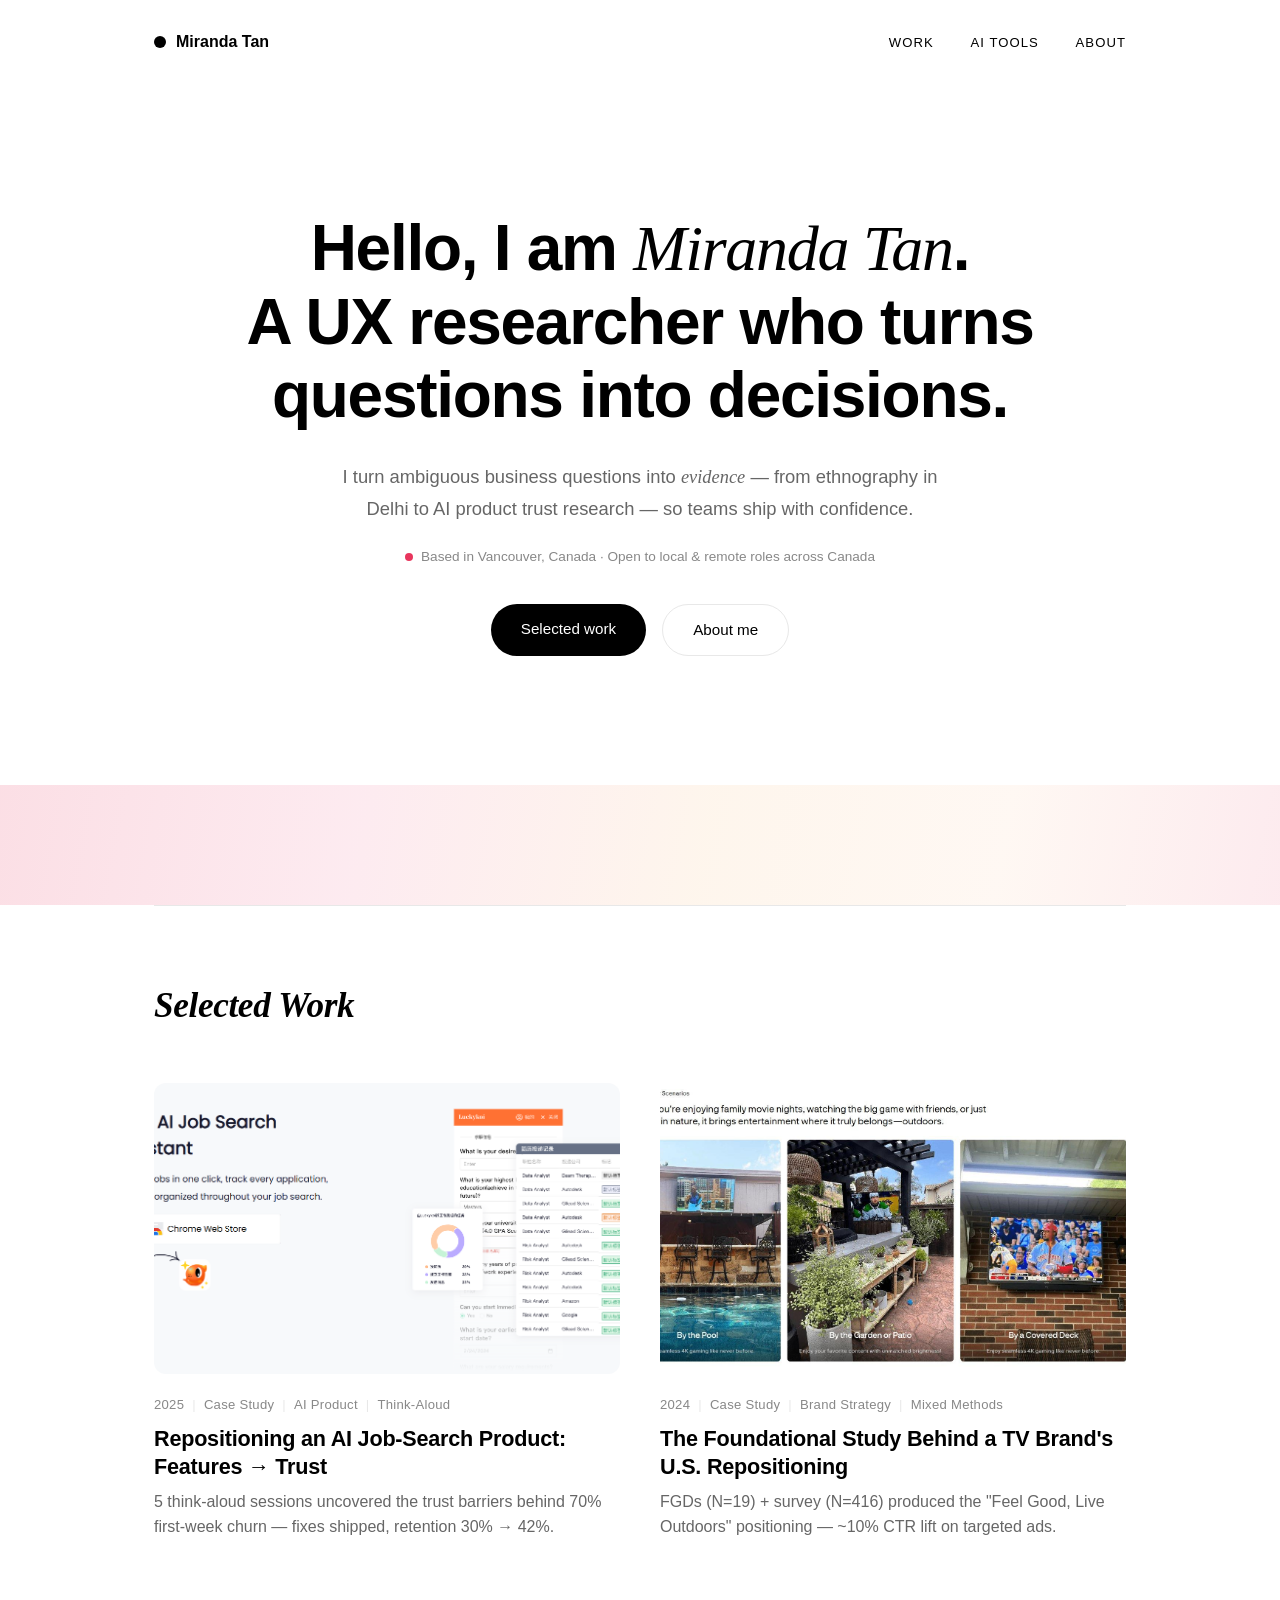
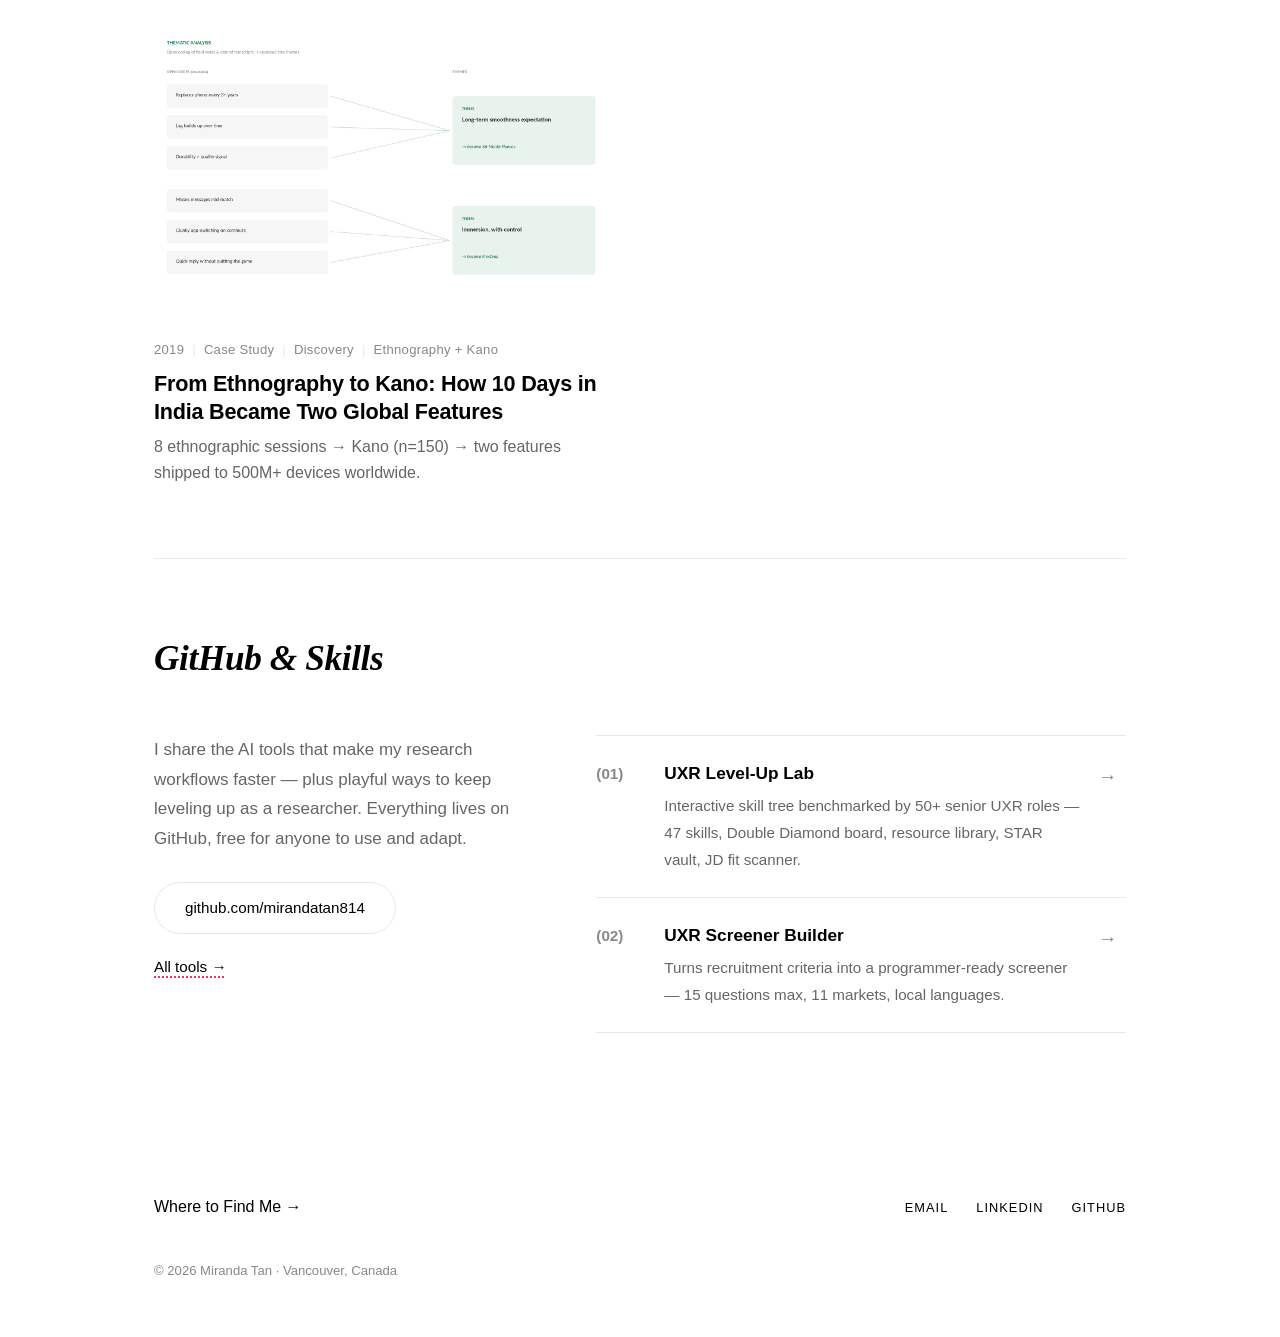
<file: index.html>
<!DOCTYPE html>
<html lang="en">
<head>
<meta charset="UTF-8">
<meta name="viewport" content="width=device-width, initial-scale=1.0">
<title>Miranda Tan — UX Researcher</title>
<meta name="description" content="Portfolio of Miranda Tan, UX Researcher based in Vancouver, Canada.">
<link rel="stylesheet" href="styles.css">
</head>
<body>

<header class="nav">
  <a class="brand" href="index.html"><span class="dot"></span>Miranda Tan</a>
  <nav class="links">
    <a href="work.html">Work</a>
    <a href="skills.html">AI Tools</a>
    <a href="about.html">About</a>
  </nav>
</header>

<main>
  <section class="hero">
    <h1>Hello, I am <span class="serif-it">Miranda Tan</span>.<br>A UX researcher who turns questions into decisions.</h1>
    <p class="sub">I turn ambiguous business questions into <em>evidence</em> — from ethnography in Delhi to AI product trust research — so teams ship with confidence.</p>
    <p class="loc"><span class="pin"></span>Based in Vancouver, Canada · Open to local &amp; remote roles across Canada</p>
    <div class="cta-row">
      <a class="btn" href="work.html">Selected work</a>
      <a class="btn ghost" href="about.html">About me</a>
    </div>
  </section>

  <div class="gradient-band" role="presentation"></div>

  <div class="wrap"><hr class="divider"></div>

  <section class="block">
    <div class="wrap">
      <h2 class="eyebrow"><em>Selected</em> Work</h2>
      <div class="work-grid">
        <a class="work-card" href="case-ai-thinkaloud.html">
          <div class="thumb">
            <img src="images/ai-product.jpg" alt="Luckykoi AI job search assistant">
            <div class="veil"><span>VIEW</span></div>
          </div>
          <div class="tags">2025<span class="sep">|</span>Case Study<span class="sep">|</span>AI Product<span class="sep">|</span>Think-Aloud</div>
          <h3>Repositioning an AI Job-Search Product: Features → Trust</h3>
          <p class="desc">5 think-aloud sessions uncovered the trust barriers behind 70% first-week churn — fixes shipped, retention 30% → 42%.</p>
        </a>
        <a class="work-card" href="case-tv-brand.html">
          <div class="thumb">
            <img src="images/tv-website.jpg" alt="Sylvox website rebuilt around outdoor scenarios">
            <div class="veil"><span>VIEW</span></div>
          </div>
          <div class="tags">2024<span class="sep">|</span>Case Study<span class="sep">|</span>Brand Strategy<span class="sep">|</span>Mixed Methods</div>
          <h3>The Foundational Study Behind a TV Brand's U.S. Repositioning</h3>
          <p class="desc">FGDs (N=19) + survey (N=416) produced the "Feel Good, Live Outdoors" positioning — ~10% CTR lift on targeted ads.</p>
        </a>
        <a class="work-card" href="case-india-gaming.html">
          <div class="thumb">
            <img src="images/india-hero.jpg" alt="Thematic analysis from the India gaming study">
            <div class="veil"><span>VIEW</span></div>
          </div>
          <div class="tags">2019<span class="sep">|</span>Case Study<span class="sep">|</span>Discovery<span class="sep">|</span>Ethnography + Kano</div>
          <h3>From Ethnography to Kano: How 10 Days in India Became Two Global Features</h3>
          <p class="desc">8 ethnographic sessions → Kano (n=150) → two features shipped to 500M+ devices worldwide.</p>
        </a>
      </div>
    </div>
  </section>

  <div class="wrap"><hr class="divider"></div>

  <section class="block">
    <div class="wrap">
      <h2 class="eyebrow"><em>GitHub</em> & Skills</h2>
      <div class="github-grid">
        <div class="github-intro">
          <p>I share the AI tools that make my research workflows faster — plus playful ways to keep leveling up as a researcher. Everything lives on GitHub, free for anyone to use and adapt.</p>
          <a class="btn ghost" href="https://github.com/mirandatan814">github.com/mirandatan814</a>
          <p style="margin-top:20px; font-size:0.95rem;"><a href="skills.html" class="dotted">All tools →</a></p>
        </div>
        <div class="github-list">
          <a class="skill-row" href="https://github.com/mirandatan814/uxr-level-up-lab">
            <span class="f-num">(01)</span>
            <span class="f-body"><strong>UXR Level-Up Lab</strong><span>Interactive skill tree benchmarked by 50+ senior UXR roles — 47 skills, Double Diamond board, resource library, STAR vault, JD fit scanner.</span></span>
            <span class="f-arrow">→</span>
          </a>
          <a class="skill-row" href="https://github.com/mirandatan814/uxr-screener-builder">
            <span class="f-num">(02)</span>
            <span class="f-body"><strong>UXR Screener Builder</strong><span>Turns recruitment criteria into a programmer-ready screener — 15 questions max, 11 markets, local languages.</span></span>
            <span class="f-arrow">→</span>
          </a>
        </div>
      </div>
    </div>
  </section>
</main>

<footer>
  <div class="wrap">
    <span class="find"><a href="about.html">Where to Find Me →</a></span>
    <span class="flinks"><a href="mailto:mirandatan92@gmail.com">Email</a><a href="https://www.linkedin.com/in/mirandatanuxr/">LinkedIn</a><a href="https://github.com/mirandatan814">GitHub</a></span>
    <span class="copy">© 2026 Miranda Tan · Vancouver, Canada</span>
  </div>
</footer>

</body>
</html>
</file>
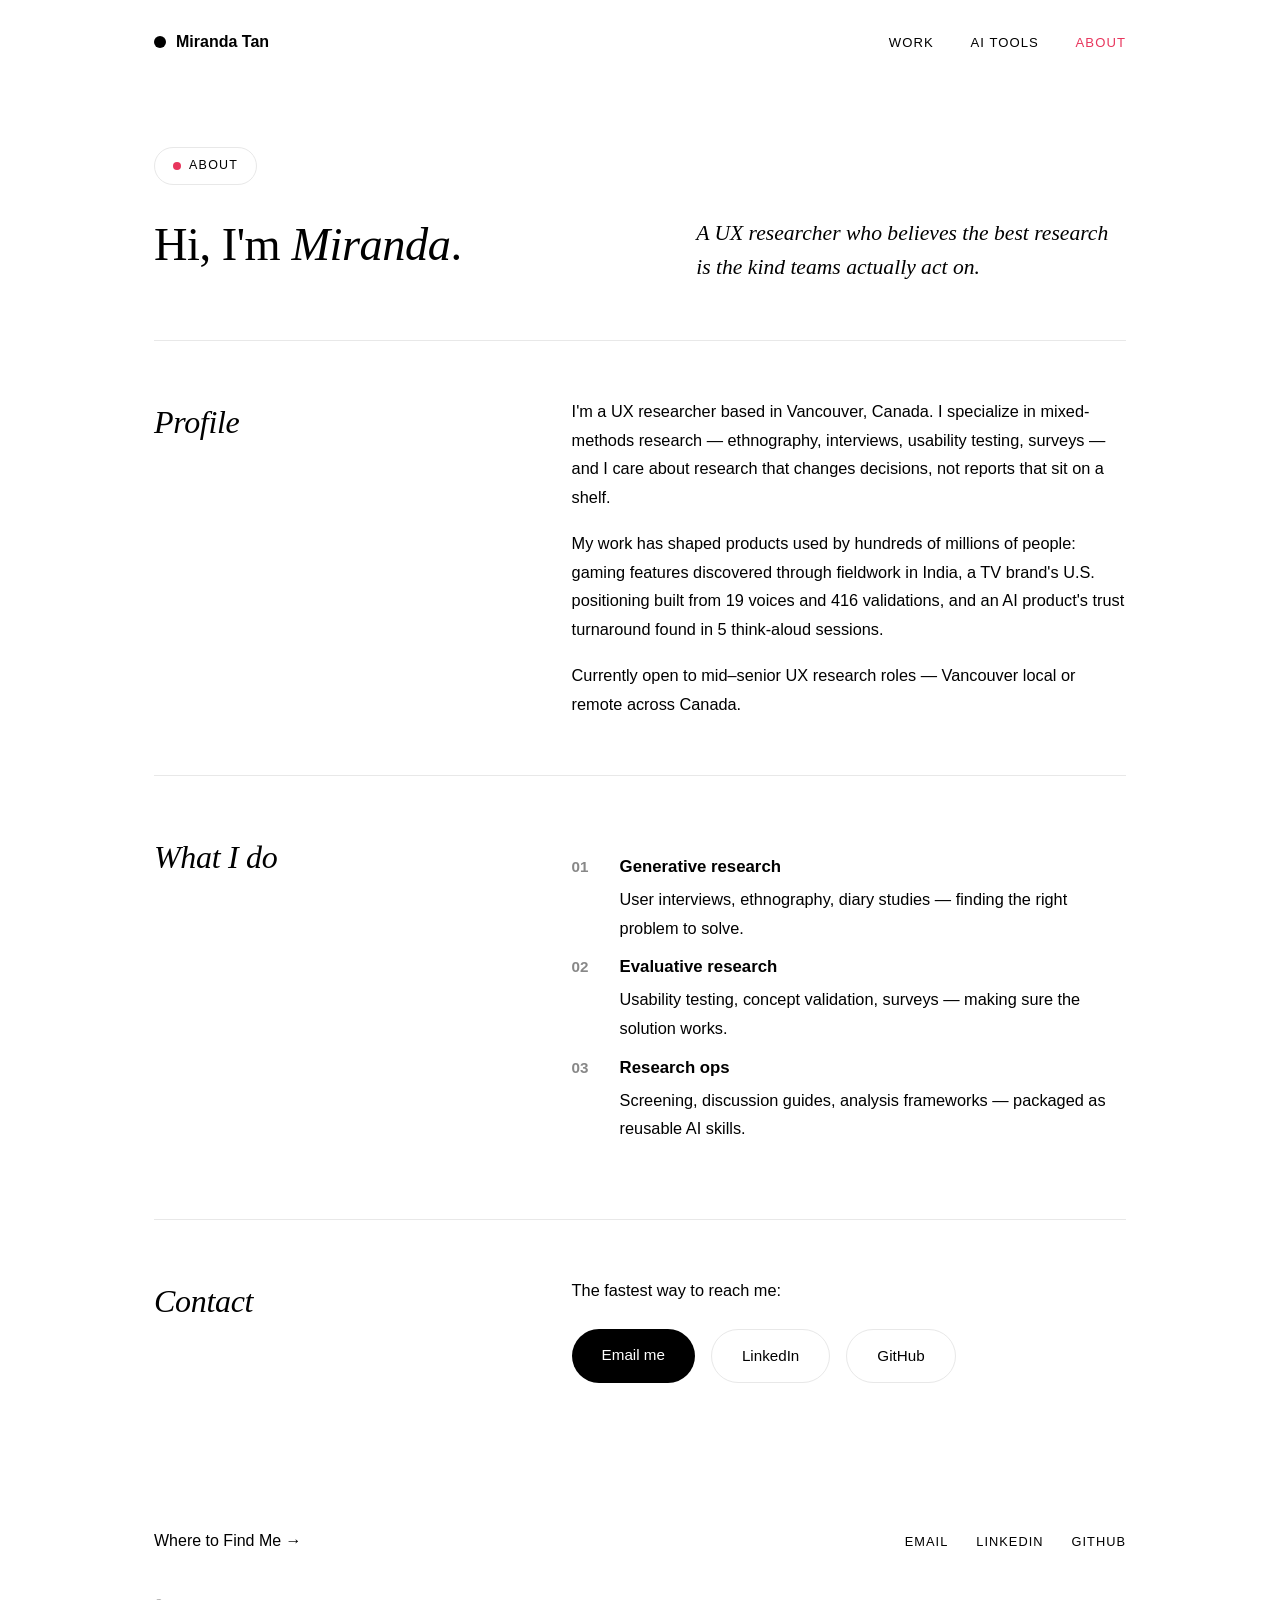
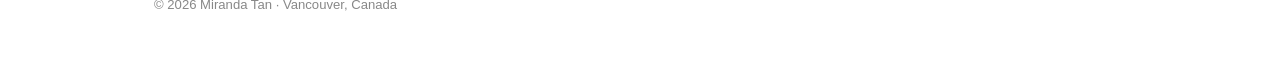
<file: about.html>
<!DOCTYPE html>
<html lang="en">
<head>
<meta charset="UTF-8">
<meta name="viewport" content="width=device-width, initial-scale=1.0">
<title>About — Miranda Tan</title>
<link rel="stylesheet" href="styles.css">
</head>
<body>

<header class="nav">
  <a class="brand" href="index.html"><span class="dot"></span>Miranda Tan</a>
  <nav class="links">
    <a href="work.html">Work</a>
    <a href="skills.html">AI Tools</a>
    <a href="about.html" class="active">About</a>
  </nav>
</header>

<main>
  <div class="wrap">
    <section class="case-head">
      <span class="pill"><span class="pdot"></span>About</span>
      <div class="case-title-row">
        <h1>Hi, I'm <em style="font-style:italic;">Miranda</em>.</h1>
        <p class="lede">A UX researcher who believes the best research is the kind teams actually act on.</p>
      </div>
    </section>

    <section class="case-section">
      <div class="sec-title"><h2>Profile</h2></div>
      <div class="sec-body">
        <p>I'm a UX researcher based in Vancouver, Canada. I specialize in mixed-methods research — ethnography, interviews, usability testing, surveys — and I care about research that changes decisions, not reports that sit on a shelf.</p>
        <p>My work has shaped products used by hundreds of millions of people: gaming features discovered through fieldwork in India, a TV brand's U.S. positioning built from 19 voices and 416 validations, and an AI product's trust turnaround found in 5 think-aloud sessions.</p>
        <p>Currently open to mid–senior UX research roles — Vancouver local or remote across Canada.</p>
      </div>
    </section>

    <section class="case-section">
      <div class="sec-title"><h2>What I do</h2></div>
      <div class="sec-body">
        <ol class="num-list">
          <li><strong>Generative research</strong>User interviews, ethnography, diary studies — finding the right problem to solve.</li>
          <li><strong>Evaluative research</strong>Usability testing, concept validation, surveys — making sure the solution works.</li>
          <li><strong>Research ops</strong>Screening, discussion guides, analysis frameworks — packaged as reusable AI skills.</li>
        </ol>
      </div>
    </section>

    <section class="case-section">
      <div class="sec-title"><h2>Contact</h2></div>
      <div class="sec-body">
        <p>The fastest way to reach me:</p>
        <div style="margin-top:24px; display:flex; gap:16px; flex-wrap:wrap;">
          <a class="btn" href="mailto:mirandatan92@gmail.com">Email me</a>
          <a class="btn ghost" href="https://www.linkedin.com/in/mirandatanuxr/">LinkedIn</a>
          <a class="btn ghost" href="https://github.com/mirandatan814">GitHub</a>
        </div>
      </div>
    </section>
  </div>
</main>

<footer>
  <div class="wrap">
    <span class="find"><a href="about.html">Where to Find Me →</a></span>
    <span class="flinks"><a href="mailto:mirandatan92@gmail.com">Email</a><a href="https://www.linkedin.com/in/mirandatanuxr/">LinkedIn</a><a href="https://github.com/mirandatan814">GitHub</a></span>
    <span class="copy">© 2026 Miranda Tan · Vancouver, Canada</span>
  </div>
</footer>

</body>
</html>
</file>
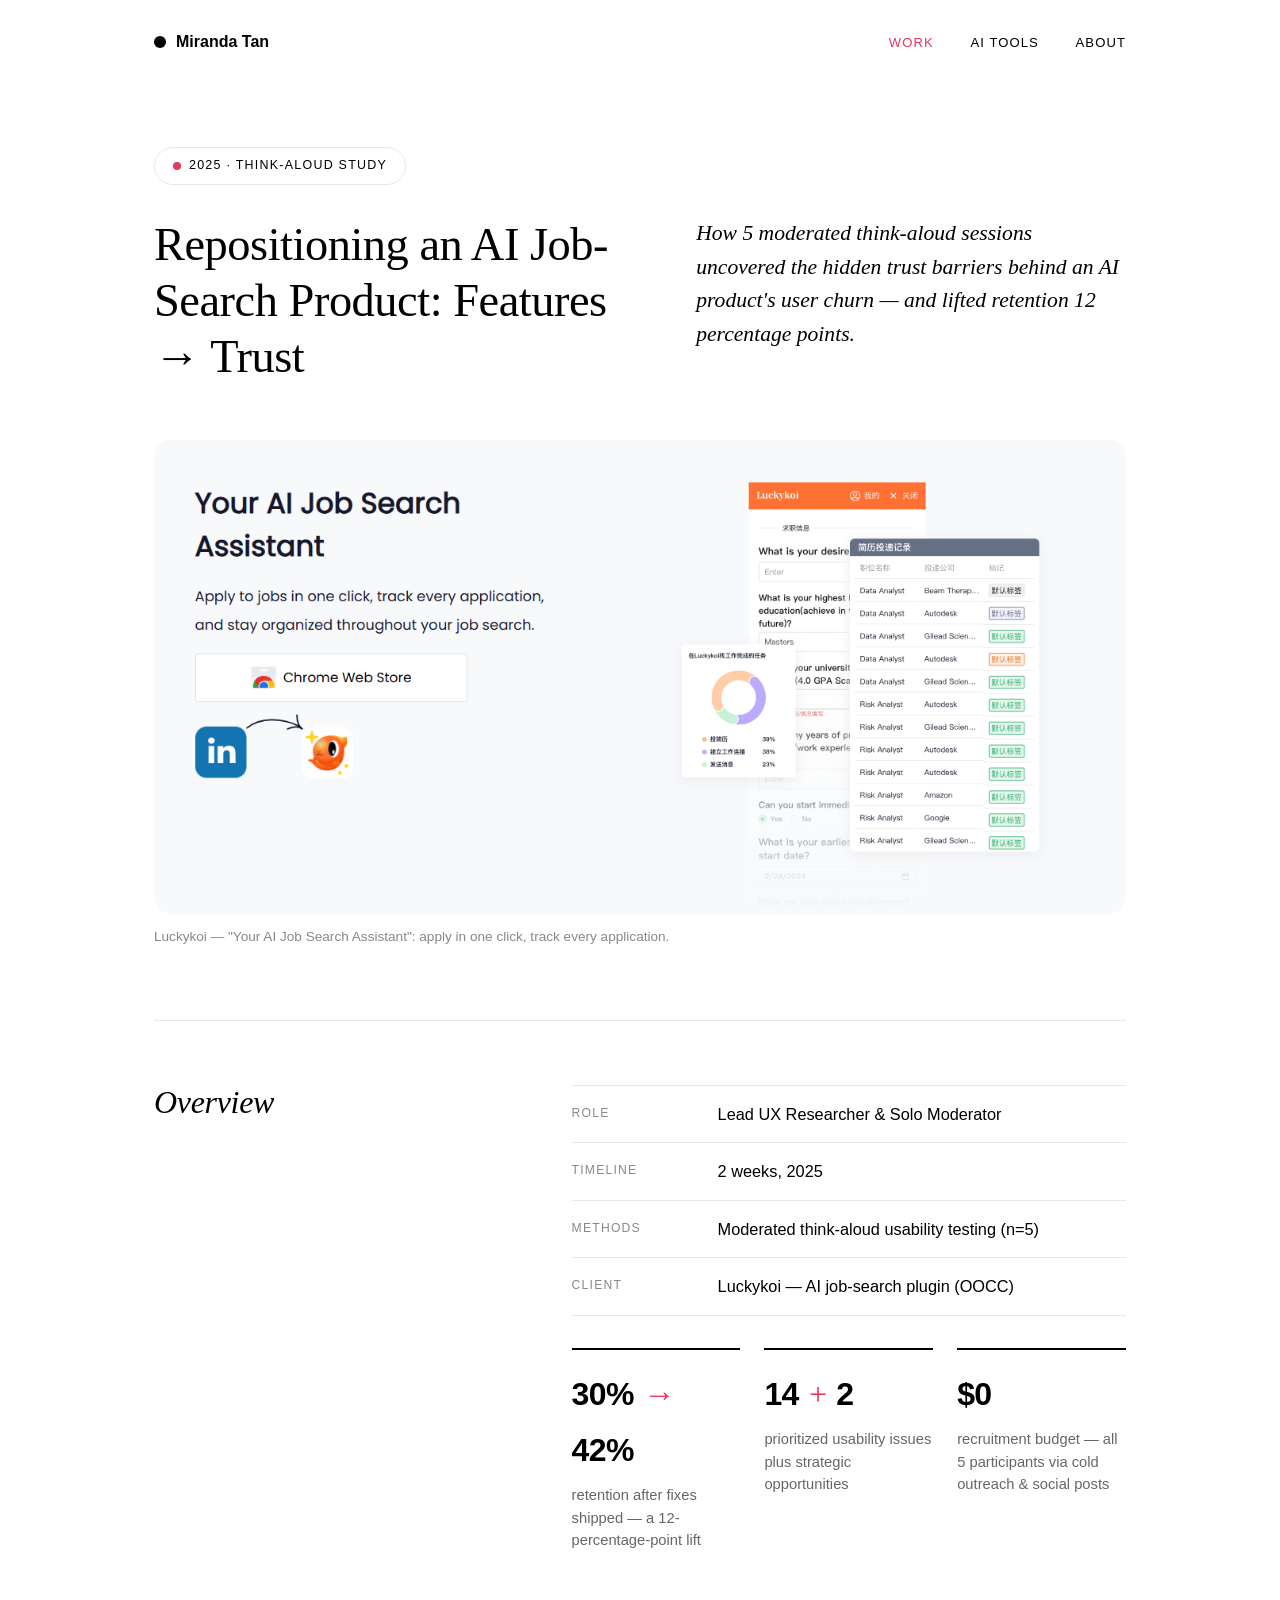
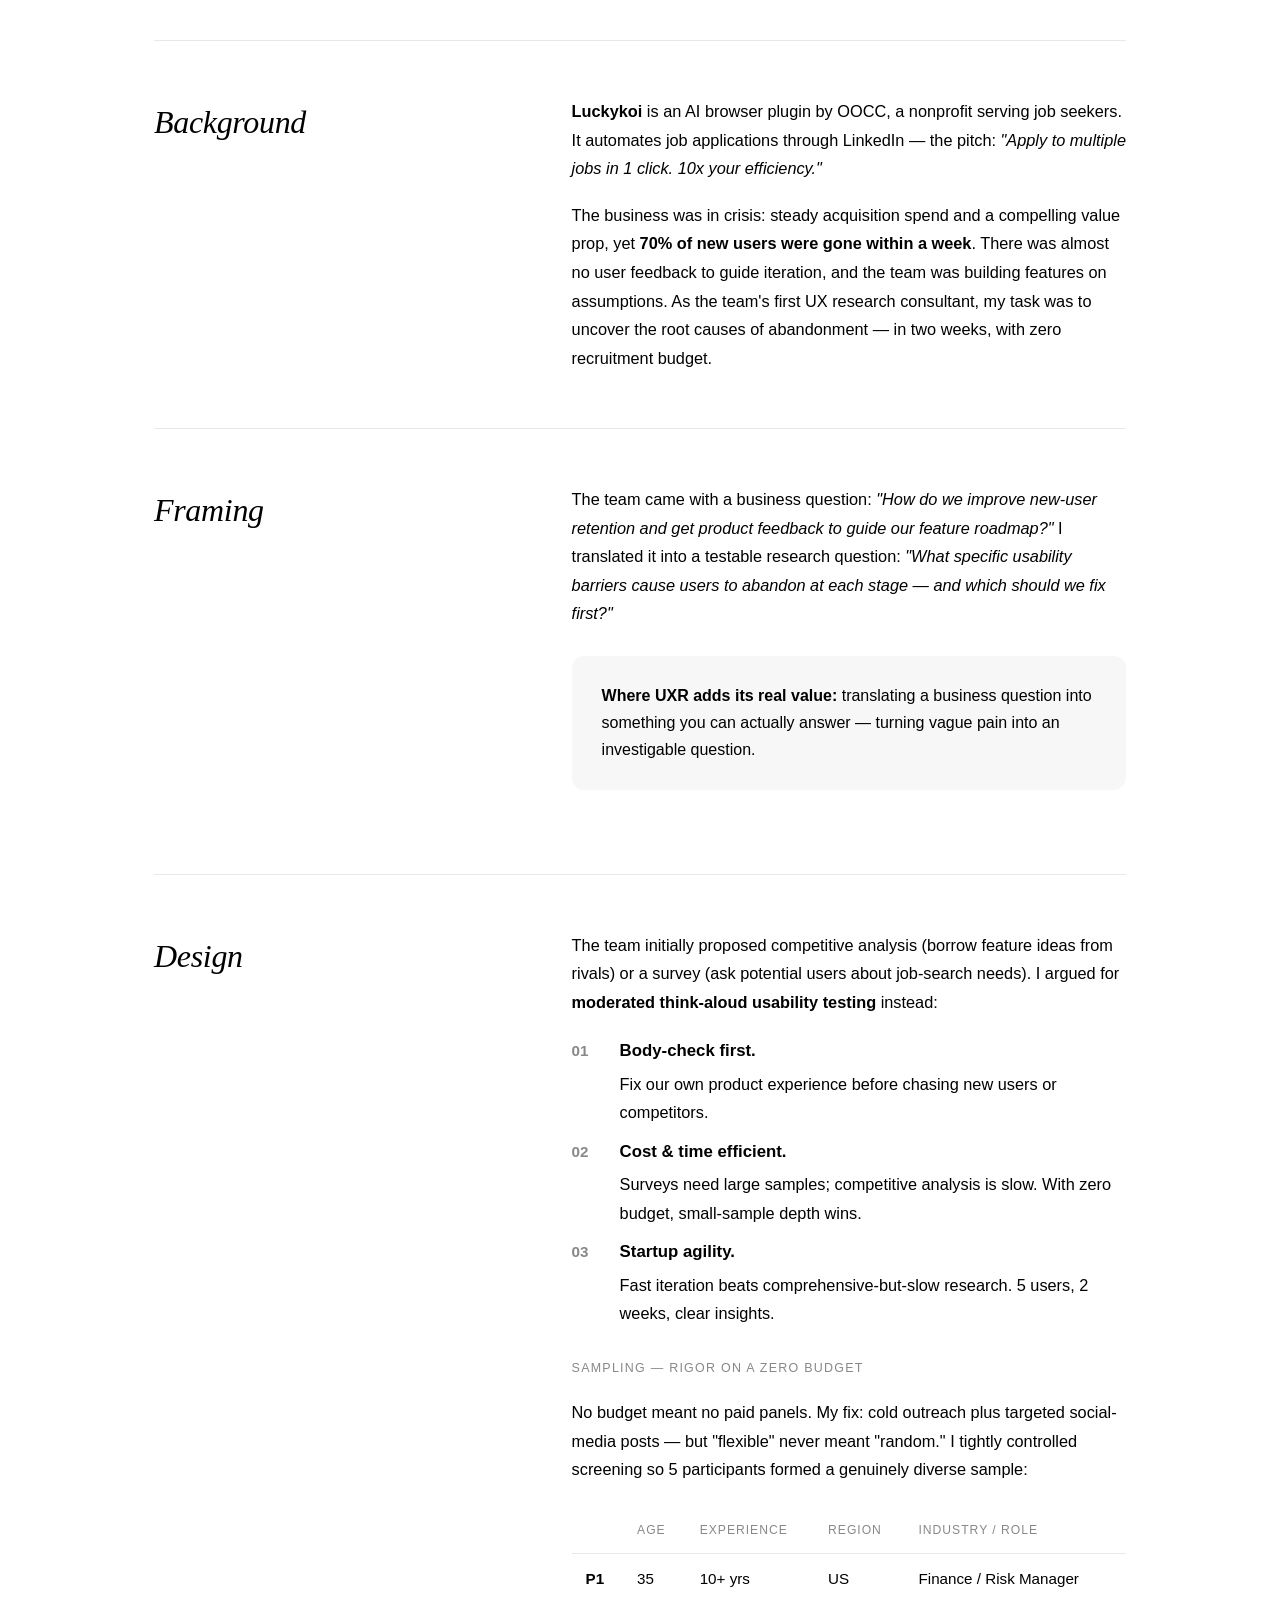
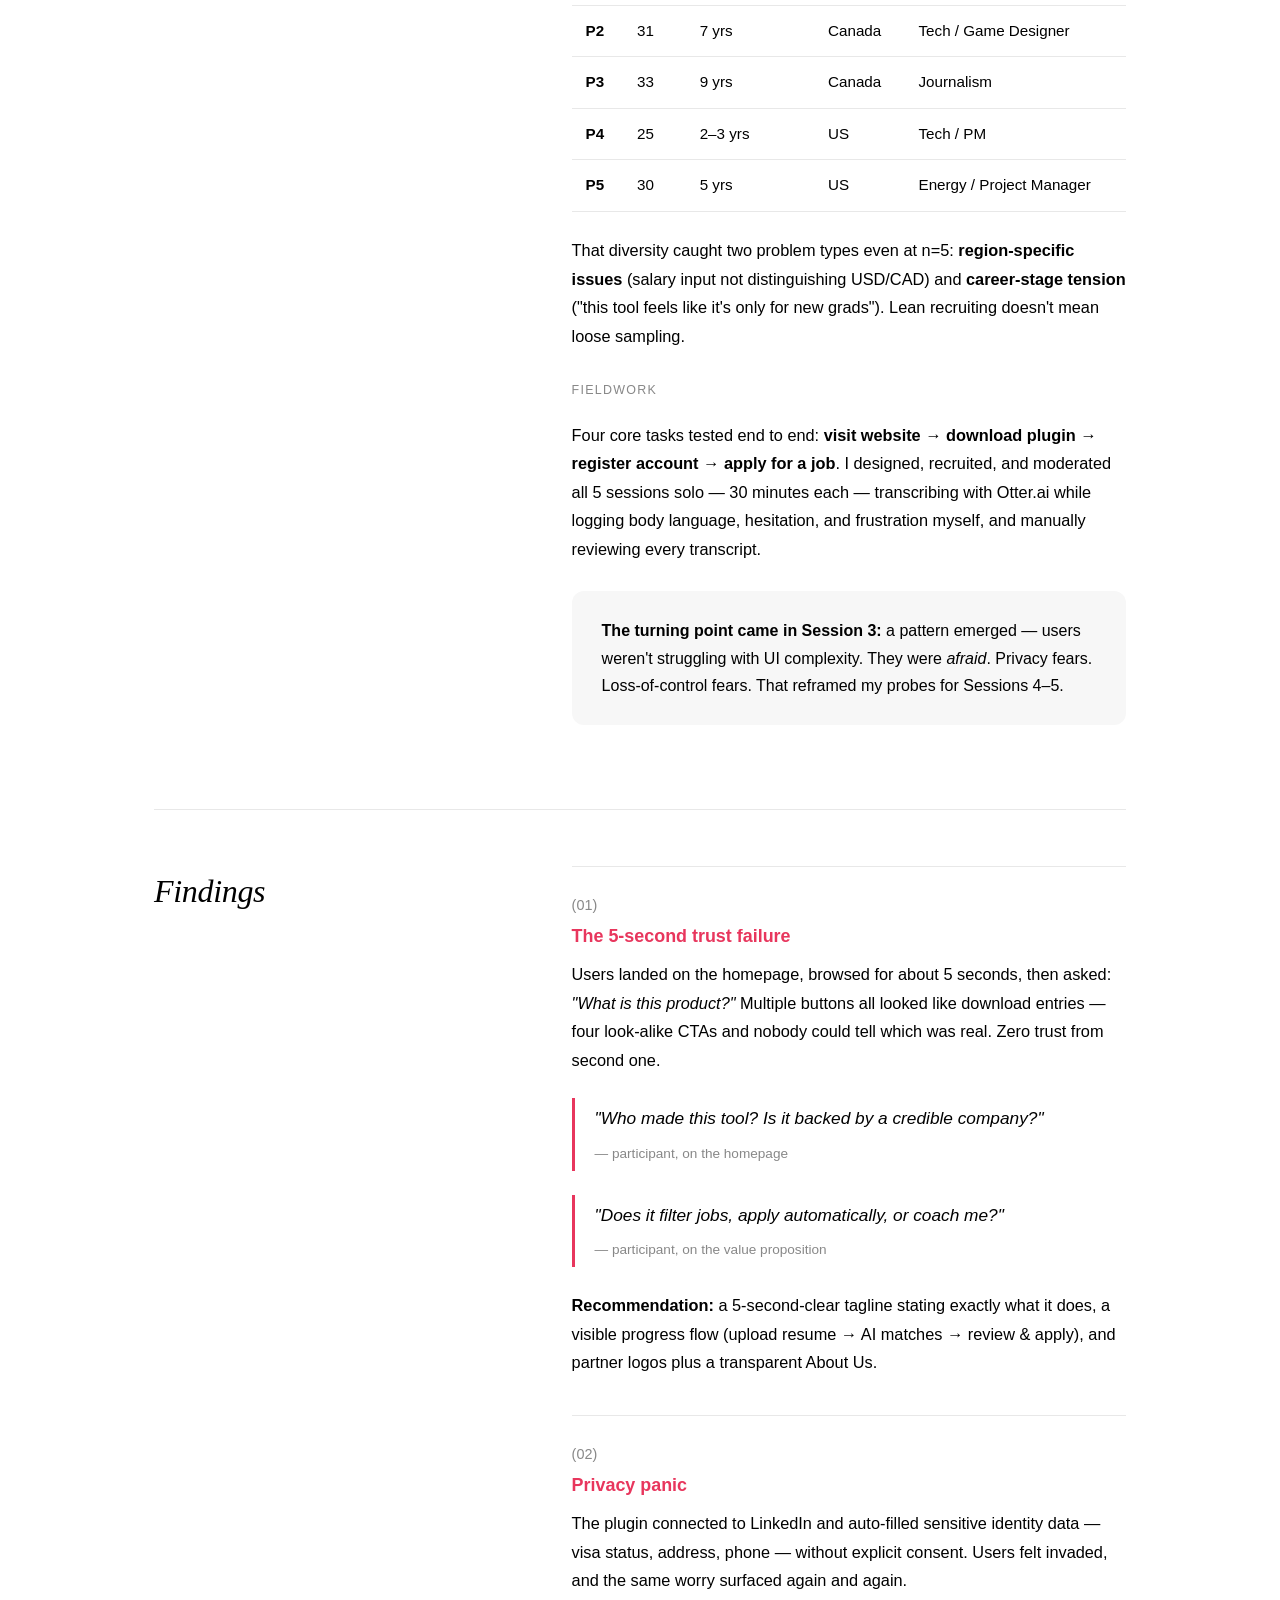
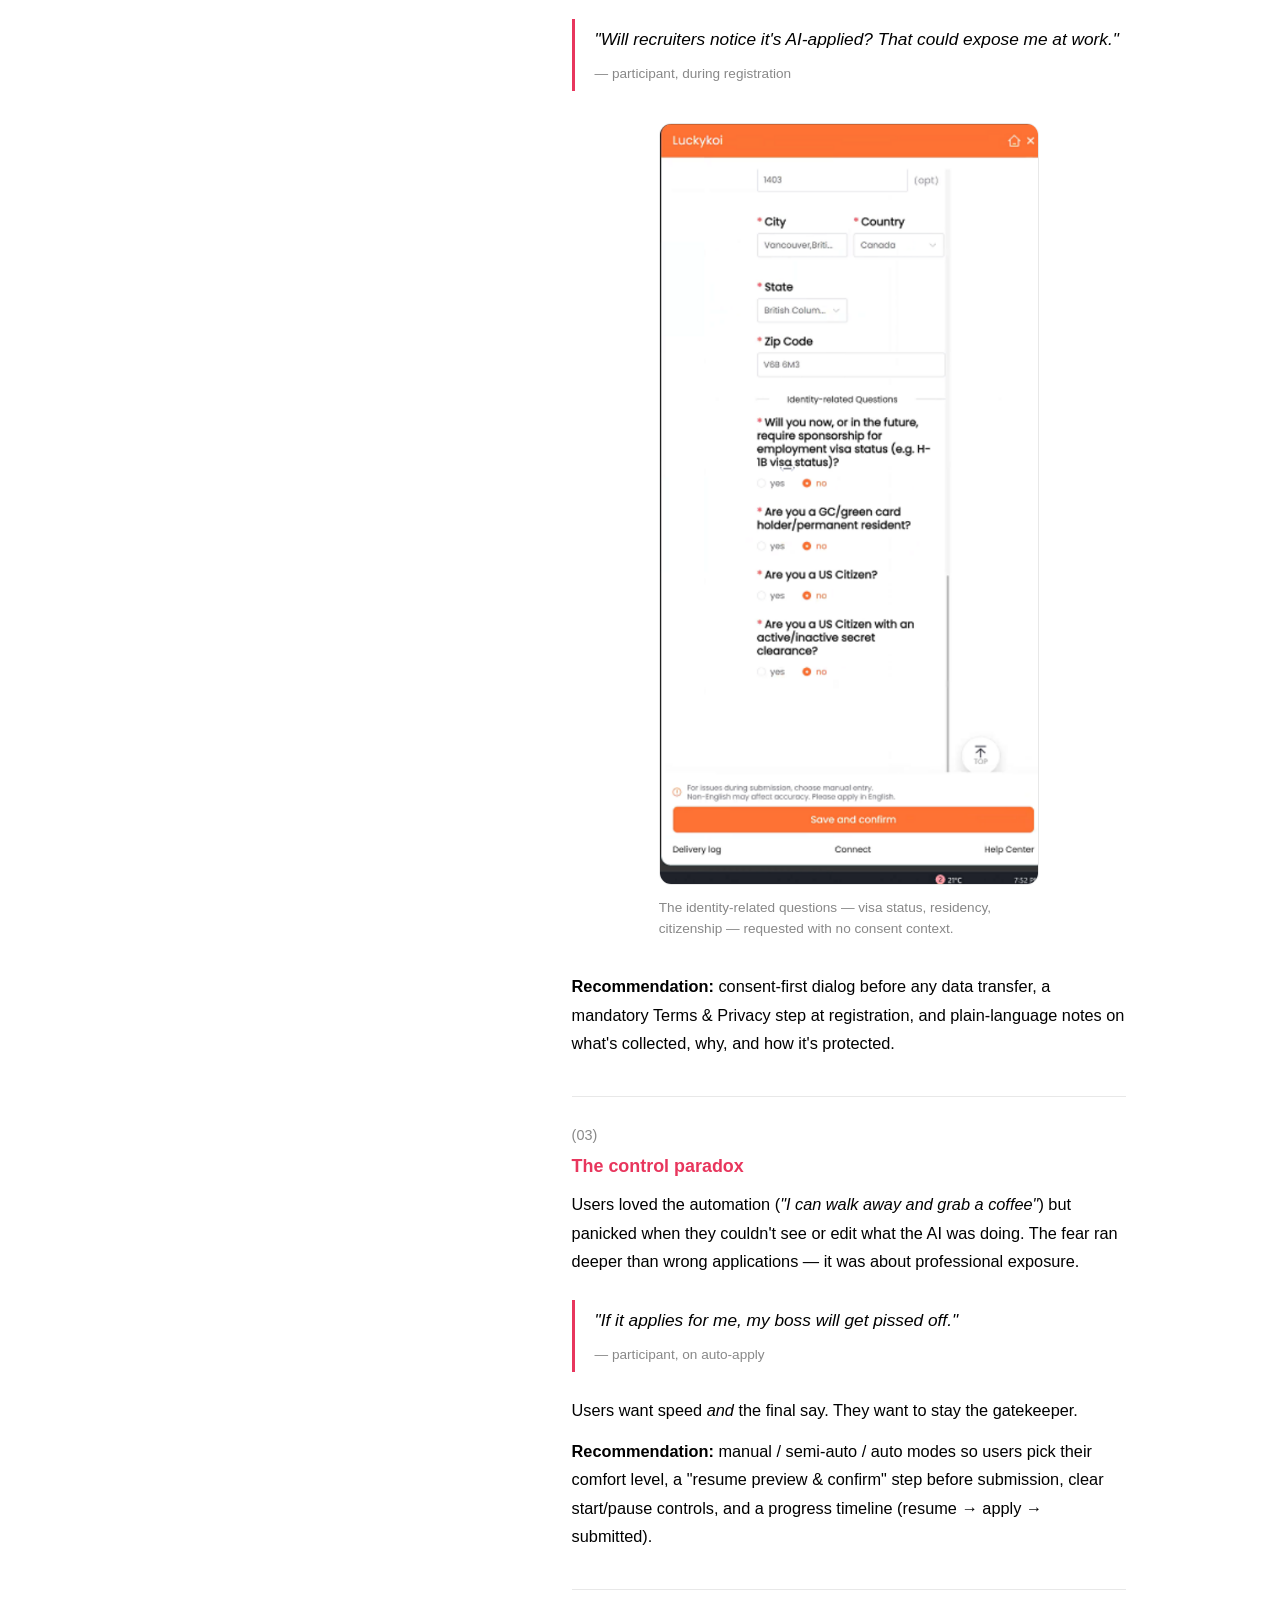
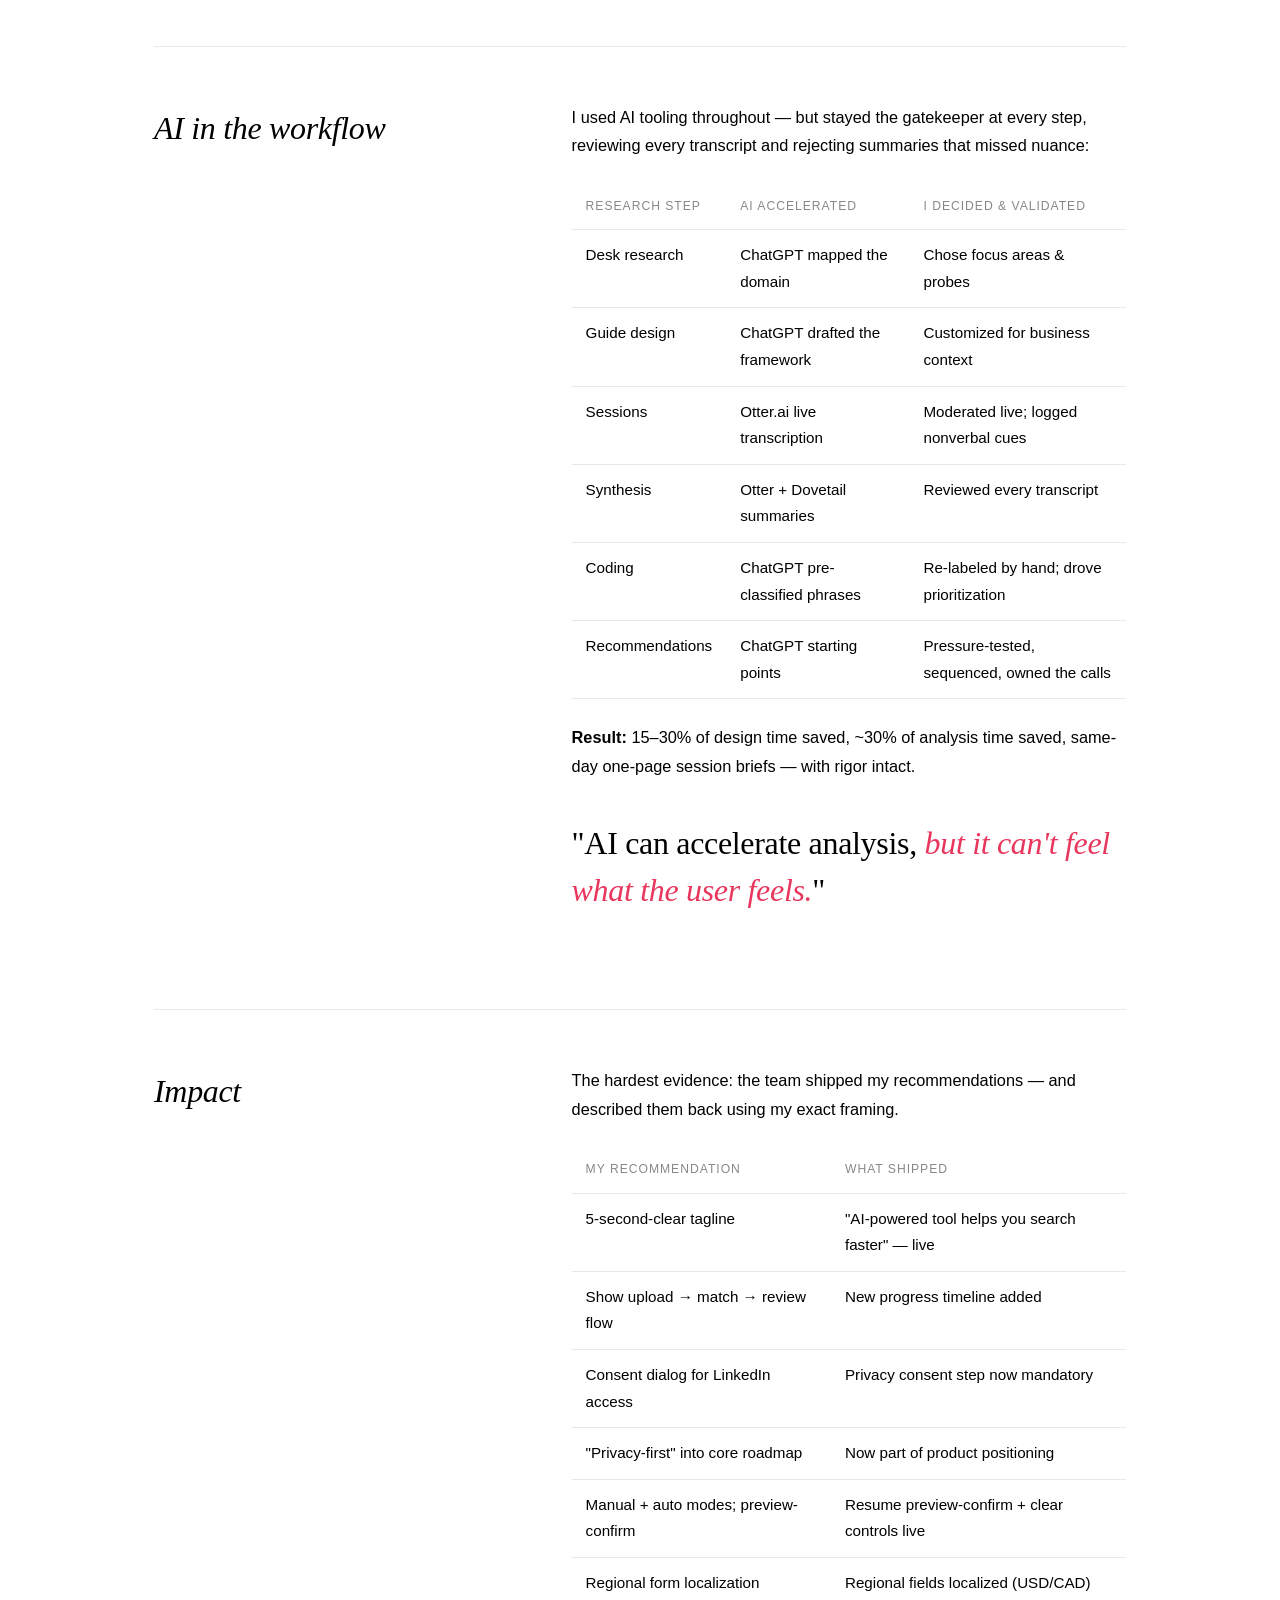
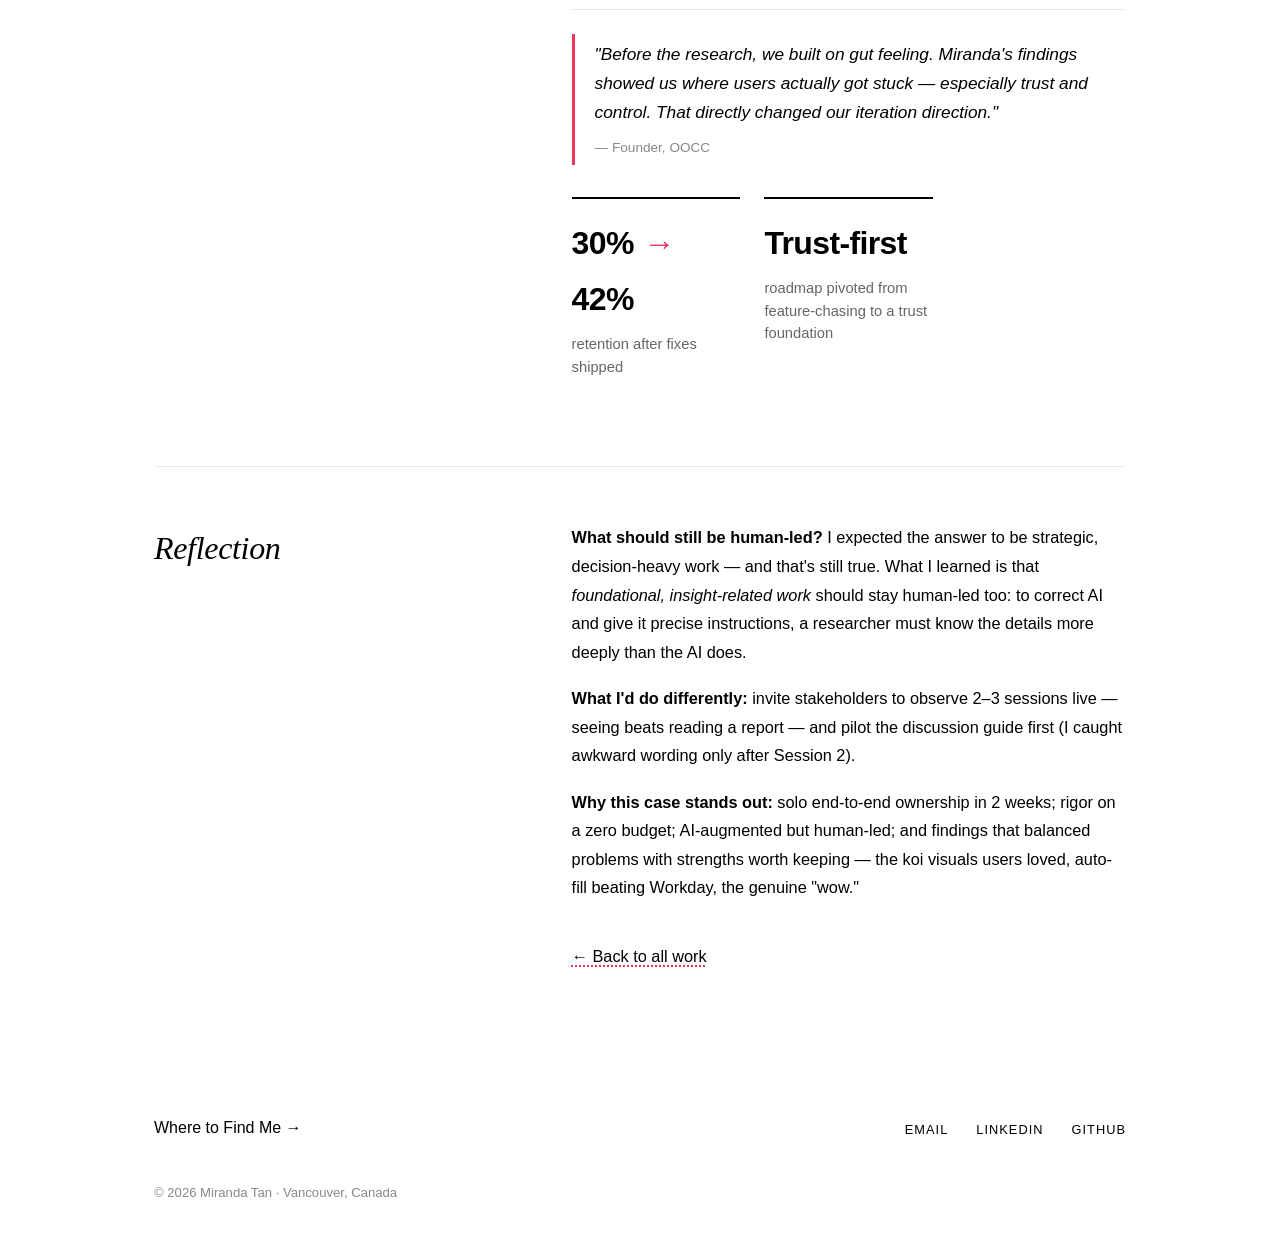
<file: case-ai-thinkaloud.html>
<!DOCTYPE html>
<html lang="en">
<head>
<meta charset="UTF-8">
<meta name="viewport" content="width=device-width, initial-scale=1.0">
<title>Repositioning an AI Job-Search Product: Features → Trust | Miranda Tan</title>
<meta name="description" content="How 5 moderated think-aloud sessions uncovered the hidden trust barriers behind an AI product's user churn — and lifted retention 12 percentage points.">
<link rel="stylesheet" href="styles.css">
</head>
<body>

<header class="nav">
  <a class="brand" href="index.html"><span class="dot"></span>Miranda Tan</a>
  <nav class="links">
    <a href="work.html" class="active">Work</a>
    <a href="skills.html">AI Tools</a>
    <a href="about.html">About</a>
  </nav>
</header>

<main>
  <div class="wrap">
    <section class="case-head">
      <span class="pill"><span class="pdot"></span>2025 · Think-Aloud Study</span>
      <div class="case-title-row">
        <h1>Repositioning an AI Job-Search Product: Features → Trust</h1>
        <p class="lede">How 5 moderated think-aloud sessions uncovered the hidden trust barriers behind an AI product's user churn — and lifted retention 12 percentage points.</p>
      </div>
    </section>

    <figure class="case-hero-fig">
      <img src="images/ai-product.jpg" alt="Luckykoi product: AI job search assistant">
      <figcaption>Luckykoi — "Your AI Job Search Assistant": apply in one click, track every application.</figcaption>
    </figure>

    <section class="case-section">
      <div class="sec-title"><h2>Overview</h2></div>
      <div class="sec-body">
        <div class="info-mod">
          <div class="row"><span class="k">Role</span><span class="v">Lead UX Researcher &amp; Solo Moderator</span></div>
          <div class="row"><span class="k">Timeline</span><span class="v">2 weeks, 2025</span></div>
          <div class="row"><span class="k">Methods</span><span class="v">Moderated think-aloud usability testing (n=5)</span></div>
          <div class="row"><span class="k">Client</span><span class="v">Luckykoi — AI job-search plugin (OOCC)</span></div>
        </div>
        <div class="stat-row">
          <div class="stat"><div class="n">30% <em>→</em> 42%</div><div class="d">retention after fixes shipped — a 12-percentage-point lift</div></div>
          <div class="stat"><div class="n">14 <em>+</em> 2</div><div class="d">prioritized usability issues plus strategic opportunities</div></div>
          <div class="stat"><div class="n">$0</div><div class="d">recruitment budget — all 5 participants via cold outreach &amp; social posts</div></div>
        </div>
      </div>
    </section>

    <section class="case-section">
      <div class="sec-title"><h2>Background</h2></div>
      <div class="sec-body">
        <p><strong>Luckykoi</strong> is an AI browser plugin by OOCC, a nonprofit serving job seekers. It automates job applications through LinkedIn — the pitch: <em>"Apply to multiple jobs in 1 click. 10x your efficiency."</em></p>
        <p>The business was in crisis: steady acquisition spend and a compelling value prop, yet <strong>70% of new users were gone within a week</strong>. There was almost no user feedback to guide iteration, and the team was building features on assumptions. As the team's first UX research consultant, my task was to uncover the root causes of abandonment — in two weeks, with zero recruitment budget.</p>
      </div>
    </section>

    <section class="case-section">
      <div class="sec-title"><h2>Framing</h2></div>
      <div class="sec-body">
        <p>The team came with a business question: <em>"How do we improve new-user retention and get product feedback to guide our feature roadmap?"</em> I translated it into a testable research question: <em>"What specific usability barriers cause users to abandon at each stage — and which should we fix first?"</em></p>
        <div class="callout"><strong>Where UXR adds its real value:</strong> translating a business question into something you can actually answer — turning vague pain into an investigable question.</div>
      </div>
    </section>

    <section class="case-section">
      <div class="sec-title"><h2>Design</h2></div>
      <div class="sec-body">
        <p>The team initially proposed competitive analysis (borrow feature ideas from rivals) or a survey (ask potential users about job-search needs). I argued for <strong>moderated think-aloud usability testing</strong> instead:</p>
        <ol class="num-list">
          <li><strong>Body-check first.</strong>Fix our own product experience before chasing new users or competitors.</li>
          <li><strong>Cost &amp; time efficient.</strong>Surveys need large samples; competitive analysis is slow. With zero budget, small-sample depth wins.</li>
          <li><strong>Startup agility.</strong>Fast iteration beats comprehensive-but-slow research. 5 users, 2 weeks, clear insights.</li>
        </ol>
        <p style="margin-top:24px;"><span class="micro-label">Sampling — rigor on a zero budget</span></p>
        <p>No budget meant no paid panels. My fix: cold outreach plus targeted social-media posts — but "flexible" never meant "random." I tightly controlled screening so 5 participants formed a genuinely diverse sample:</p>
        <table class="data">
          <tr><th></th><th>Age</th><th>Experience</th><th>Region</th><th>Industry / Role</th></tr>
          <tr><td><strong>P1</strong></td><td>35</td><td>10+ yrs</td><td>US</td><td>Finance / Risk Manager</td></tr>
          <tr><td><strong>P2</strong></td><td>31</td><td>7 yrs</td><td>Canada</td><td>Tech / Game Designer</td></tr>
          <tr><td><strong>P3</strong></td><td>33</td><td>9 yrs</td><td>Canada</td><td>Journalism</td></tr>
          <tr><td><strong>P4</strong></td><td>25</td><td>2–3 yrs</td><td>US</td><td>Tech / PM</td></tr>
          <tr><td><strong>P5</strong></td><td>30</td><td>5 yrs</td><td>US</td><td>Energy / Project Manager</td></tr>
        </table>
        <p>That diversity caught two problem types even at n=5: <strong>region-specific issues</strong> (salary input not distinguishing USD/CAD) and <strong>career-stage tension</strong> ("this tool feels like it's only for new grads"). Lean recruiting doesn't mean loose sampling.</p>
        <p style="margin-top:24px;"><span class="micro-label">Fieldwork</span></p>
        <p>Four core tasks tested end to end: <strong>visit website → download plugin → register account → apply for a job</strong>. I designed, recruited, and moderated all 5 sessions solo — 30 minutes each — transcribing with Otter.ai while logging body language, hesitation, and frustration myself, and manually reviewing every transcript.</p>
        <div class="callout"><strong>The turning point came in Session 3:</strong> a pattern emerged — users weren't struggling with UI complexity. They were <em>afraid</em>. Privacy fears. Loss-of-control fears. That reframed my probes for Sessions 4–5.</div>
      </div>
    </section>

    <section class="case-section">
      <div class="sec-title"><h2>Findings</h2></div>
      <div class="sec-body">
        <div class="finding">
          <div class="f-num">(01)</div>
          <div class="f-q">The 5-second trust failure</div>
          <div class="f-a">
            <p>Users landed on the homepage, browsed for about 5 seconds, then asked: <em>"What is this product?"</em> Multiple buttons all looked like download entries — four look-alike CTAs and nobody could tell which was real. Zero trust from second one.</p>
            <div class="pquote">"Who made this tool? Is it backed by a credible company?"<span class="attr">— participant, on the homepage</span></div>
            <div class="pquote">"Does it filter jobs, apply automatically, or coach me?"<span class="attr">— participant, on the value proposition</span></div>
            <p><strong>Recommendation:</strong> a 5-second-clear tagline stating exactly what it does, a visible progress flow (upload resume → AI matches → review &amp; apply), and partner logos plus a transparent About Us.</p>
          </div>
        </div>
        <div class="finding">
          <div class="f-num">(02)</div>
          <div class="f-q">Privacy panic</div>
          <div class="f-a">
            <p>The plugin connected to LinkedIn and auto-filled sensitive identity data — visa status, address, phone — without explicit consent. Users felt invaded, and the same worry surfaced again and again.</p>
            <div class="pquote">"Will recruiters notice it's AI-applied? That could expose me at work."<span class="attr">— participant, during registration</span></div>
            <figure class="figure tall">
              <img src="images/ai-privacy.jpg" alt="Luckykoi identity-related questions asked during application">
              <figcaption>The identity-related questions — visa status, residency, citizenship — requested with no consent context.</figcaption>
            </figure>
            <p><strong>Recommendation:</strong> consent-first dialog before any data transfer, a mandatory Terms &amp; Privacy step at registration, and plain-language notes on what's collected, why, and how it's protected.</p>
          </div>
        </div>
        <div class="finding">
          <div class="f-num">(03)</div>
          <div class="f-q">The control paradox</div>
          <div class="f-a">
            <p>Users loved the automation (<em>"I can walk away and grab a coffee"</em>) but panicked when they couldn't see or edit what the AI was doing. The fear ran deeper than wrong applications — it was about professional exposure.</p>
            <div class="pquote">"If it applies for me, my boss will get pissed off."<span class="attr">— participant, on auto-apply</span></div>
            <p>Users want speed <em>and</em> the final say. They want to stay the gatekeeper.</p>
            <p><strong>Recommendation:</strong> manual / semi-auto / auto modes so users pick their comfort level, a "resume preview &amp; confirm" step before submission, clear start/pause controls, and a progress timeline (resume → apply → submitted).</p>
          </div>
        </div>
      </div>
    </section>

    <section class="case-section">
      <div class="sec-title"><h2>AI in the workflow</h2></div>
      <div class="sec-body">
        <p>I used AI tooling throughout — but stayed the gatekeeper at every step, reviewing every transcript and rejecting summaries that missed nuance:</p>
        <table class="data">
          <tr><th>Research step</th><th>AI accelerated</th><th>I decided &amp; validated</th></tr>
          <tr><td>Desk research</td><td>ChatGPT mapped the domain</td><td>Chose focus areas &amp; probes</td></tr>
          <tr><td>Guide design</td><td>ChatGPT drafted the framework</td><td>Customized for business context</td></tr>
          <tr><td>Sessions</td><td>Otter.ai live transcription</td><td>Moderated live; logged nonverbal cues</td></tr>
          <tr><td>Synthesis</td><td>Otter + Dovetail summaries</td><td>Reviewed every transcript</td></tr>
          <tr><td>Coding</td><td>ChatGPT pre-classified phrases</td><td>Re-labeled by hand; drove prioritization</td></tr>
          <tr><td>Recommendations</td><td>ChatGPT starting points</td><td>Pressure-tested, sequenced, owned the calls</td></tr>
        </table>
        <p><strong>Result:</strong> 15–30% of design time saved, ~30% of analysis time saved, same-day one-page session briefs — with rigor intact.</p>
        <div class="big-quote">"AI can accelerate analysis, <span class="hl">but it can't feel what the user feels.</span>"</div>
      </div>
    </section>

    <section class="case-section">
      <div class="sec-title"><h2>Impact</h2></div>
      <div class="sec-body">
        <p>The hardest evidence: the team shipped my recommendations — and described them back using my exact framing.</p>
        <table class="data">
          <tr><th>My recommendation</th><th>What shipped</th></tr>
          <tr><td>5-second-clear tagline</td><td>"AI-powered tool helps you search faster" — live</td></tr>
          <tr><td>Show upload → match → review flow</td><td>New progress timeline added</td></tr>
          <tr><td>Consent dialog for LinkedIn access</td><td>Privacy consent step now mandatory</td></tr>
          <tr><td>"Privacy-first" into core roadmap</td><td>Now part of product positioning</td></tr>
          <tr><td>Manual + auto modes; preview-confirm</td><td>Resume preview-confirm + clear controls live</td></tr>
          <tr><td>Regional form localization</td><td>Regional fields localized (USD/CAD)</td></tr>
        </table>
        <div class="pquote">"Before the research, we built on gut feeling. Miranda's findings showed us where users actually got stuck — especially trust and control. That directly changed our iteration direction."<span class="attr">— Founder, OOCC</span></div>
        <div class="stat-row">
          <div class="stat"><div class="n">30% <em>→</em> 42%</div><div class="d">retention after fixes shipped</div></div>
          <div class="stat"><div class="n">Trust-first</div><div class="d">roadmap pivoted from feature-chasing to a trust foundation</div></div>
        </div>
      </div>
    </section>

    <section class="case-section">
      <div class="sec-title"><h2>Reflection</h2></div>
      <div class="sec-body">
        <p><strong>What should still be human-led?</strong> I expected the answer to be strategic, decision-heavy work — and that's still true. What I learned is that <em>foundational, insight-related work</em> should stay human-led too: to correct AI and give it precise instructions, a researcher must know the details more deeply than the AI does.</p>
        <p><strong>What I'd do differently:</strong> invite stakeholders to observe 2–3 sessions live — seeing beats reading a report — and pilot the discussion guide first (I caught awkward wording only after Session 2).</p>
        <p><strong>Why this case stands out:</strong> solo end-to-end ownership in 2 weeks; rigor on a zero budget; AI-augmented but human-led; and findings that balanced problems with strengths worth keeping — the koi visuals users loved, auto-fill beating Workday, the genuine "wow."</p>
        <p style="margin-top:40px;"><a href="work.html" class="dotted">← Back to all work</a></p>
      </div>
    </section>
  </div>
</main>

<footer>
  <div class="wrap">
    <span class="find"><a href="about.html">Where to Find Me →</a></span>
    <span class="flinks"><a href="mailto:mirandatan92@gmail.com">Email</a><a href="https://www.linkedin.com/in/mirandatanuxr/">LinkedIn</a><a href="https://github.com/mirandatan814">GitHub</a></span>
    <span class="copy">© 2026 Miranda Tan · Vancouver, Canada</span>
  </div>
</footer>

</body>
</html>
</file>
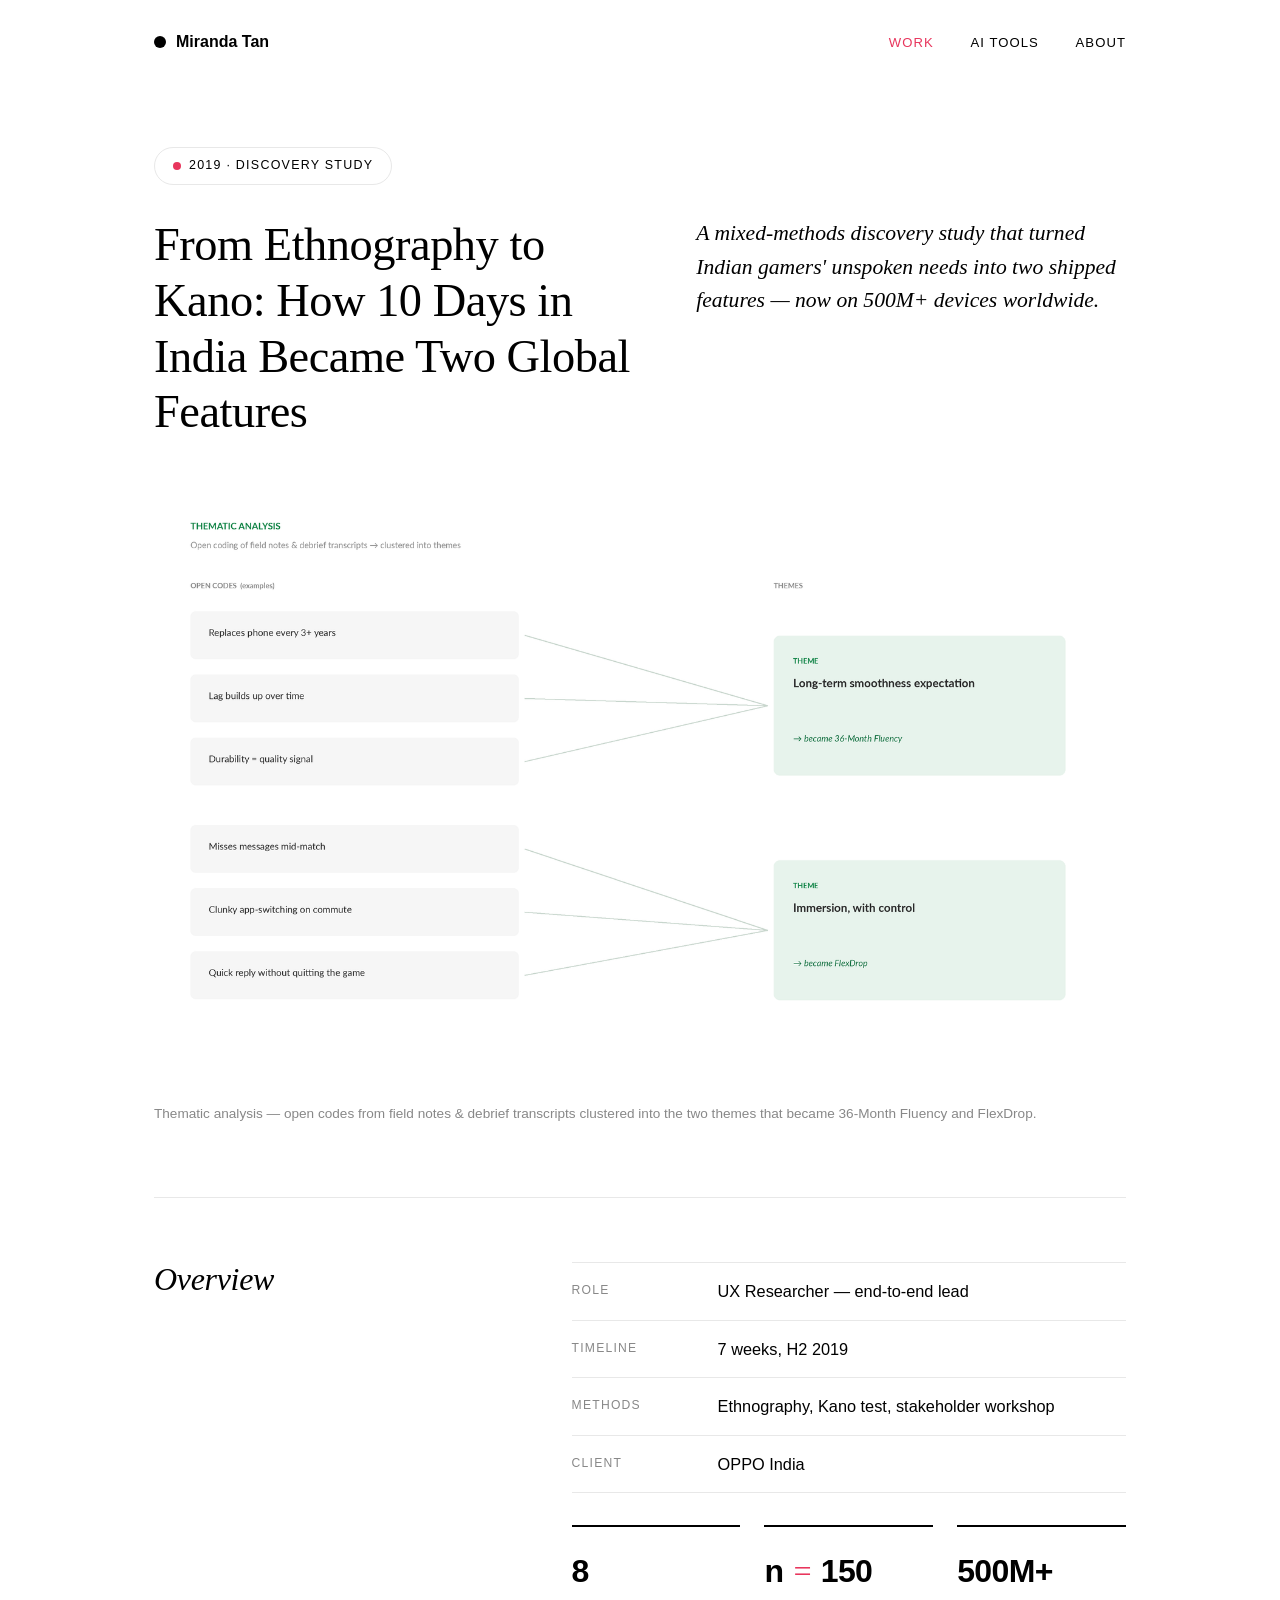
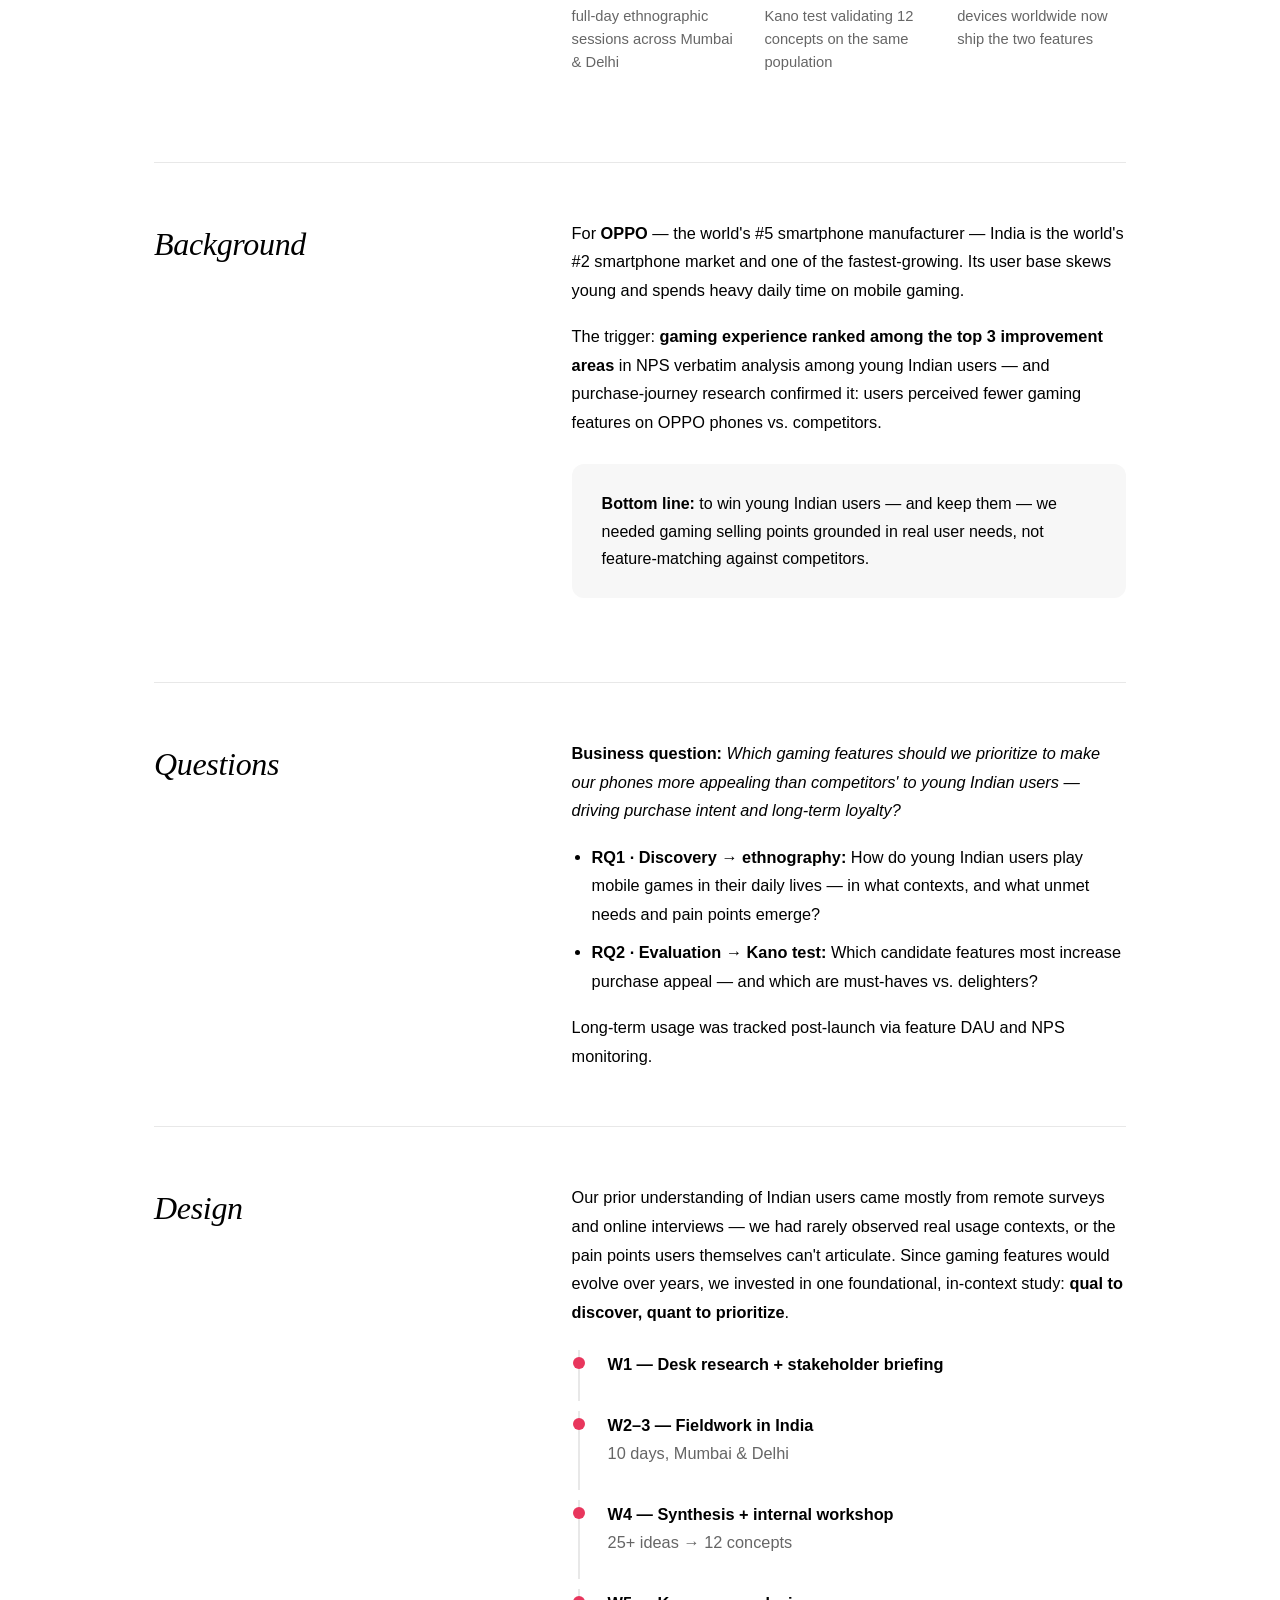
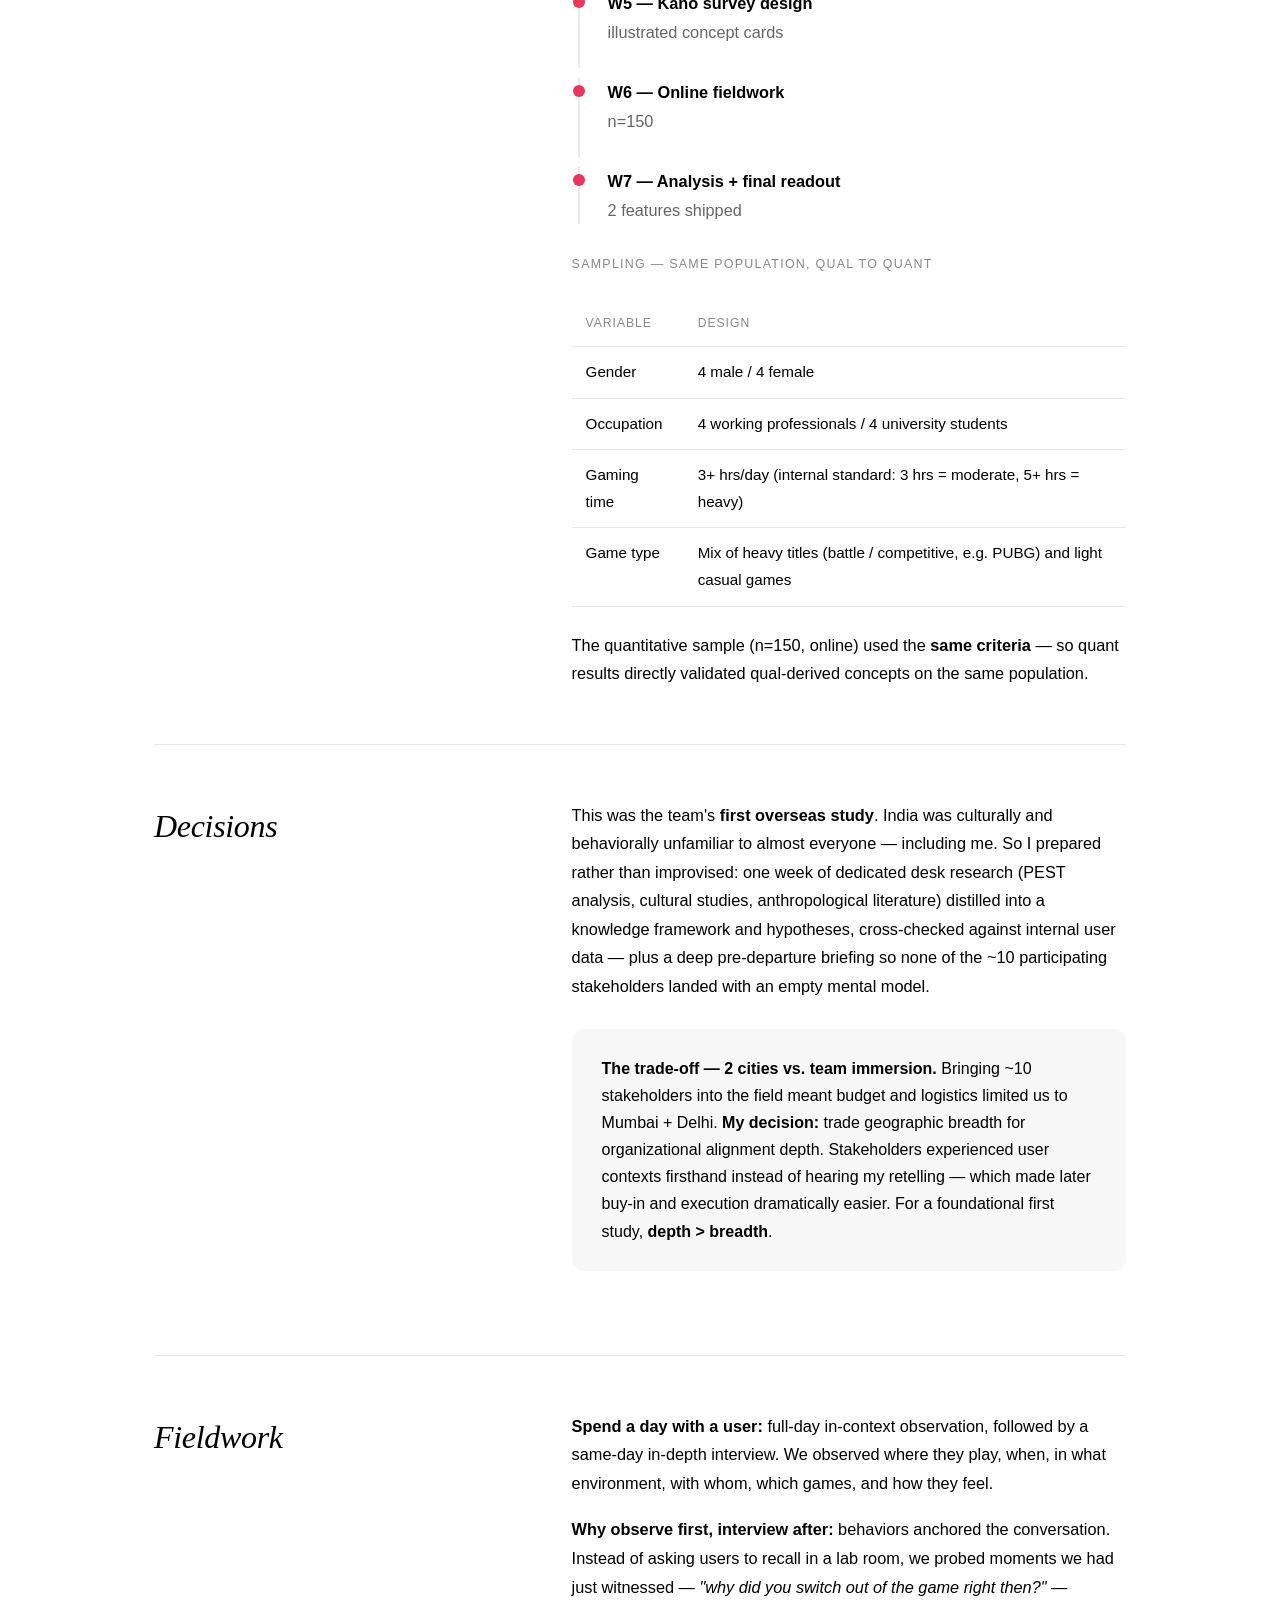
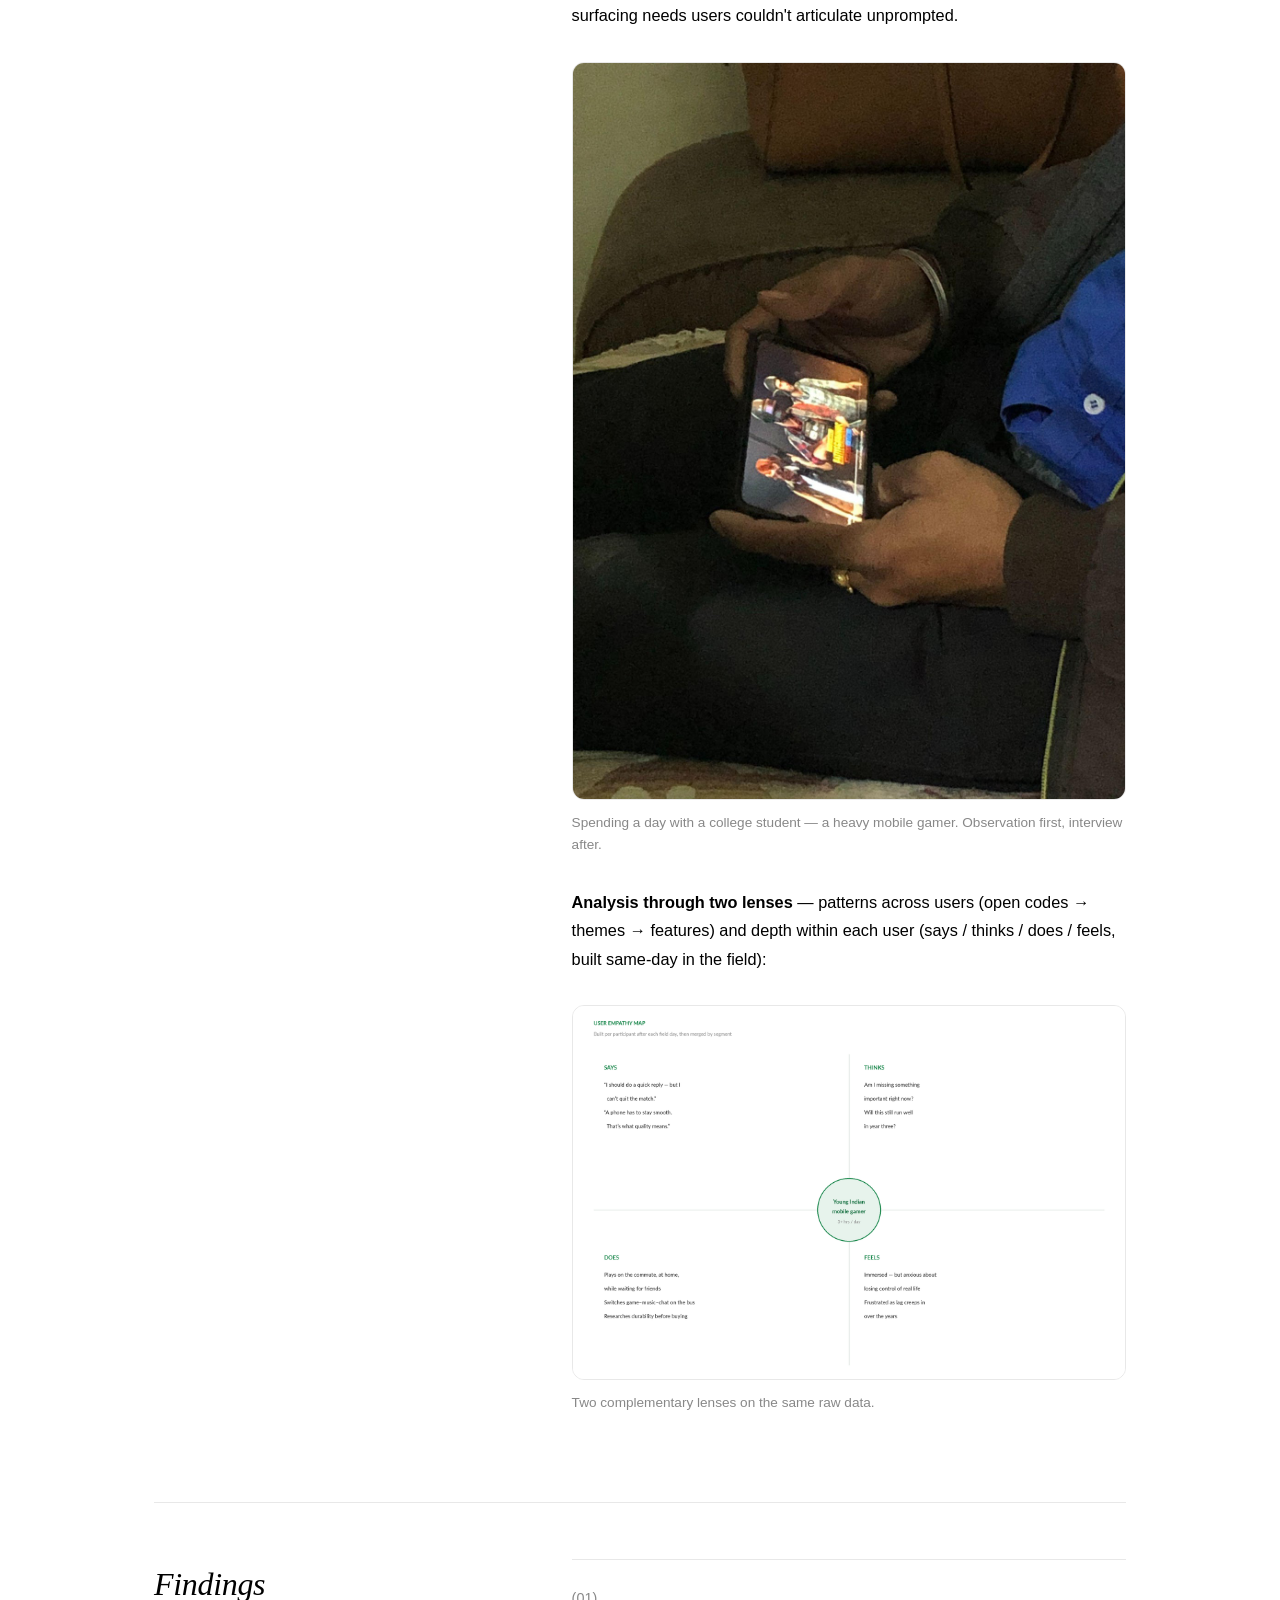
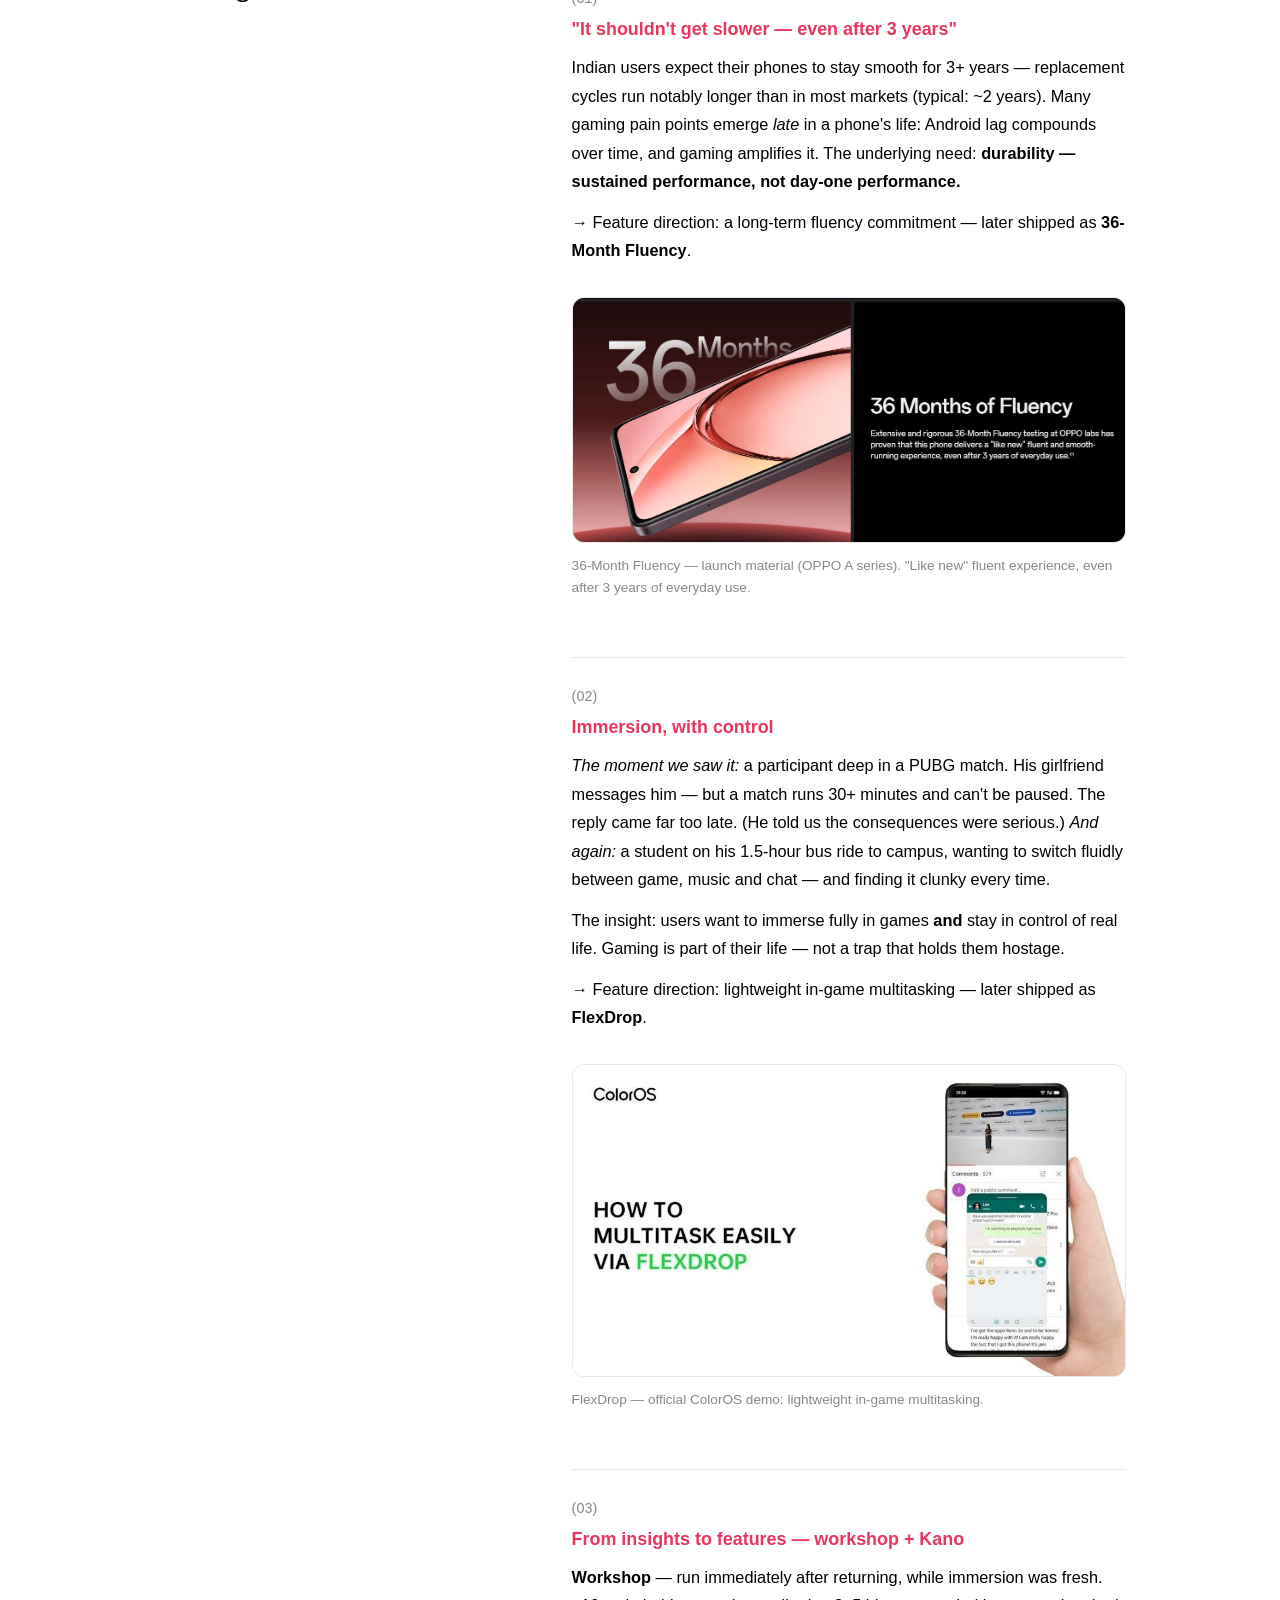
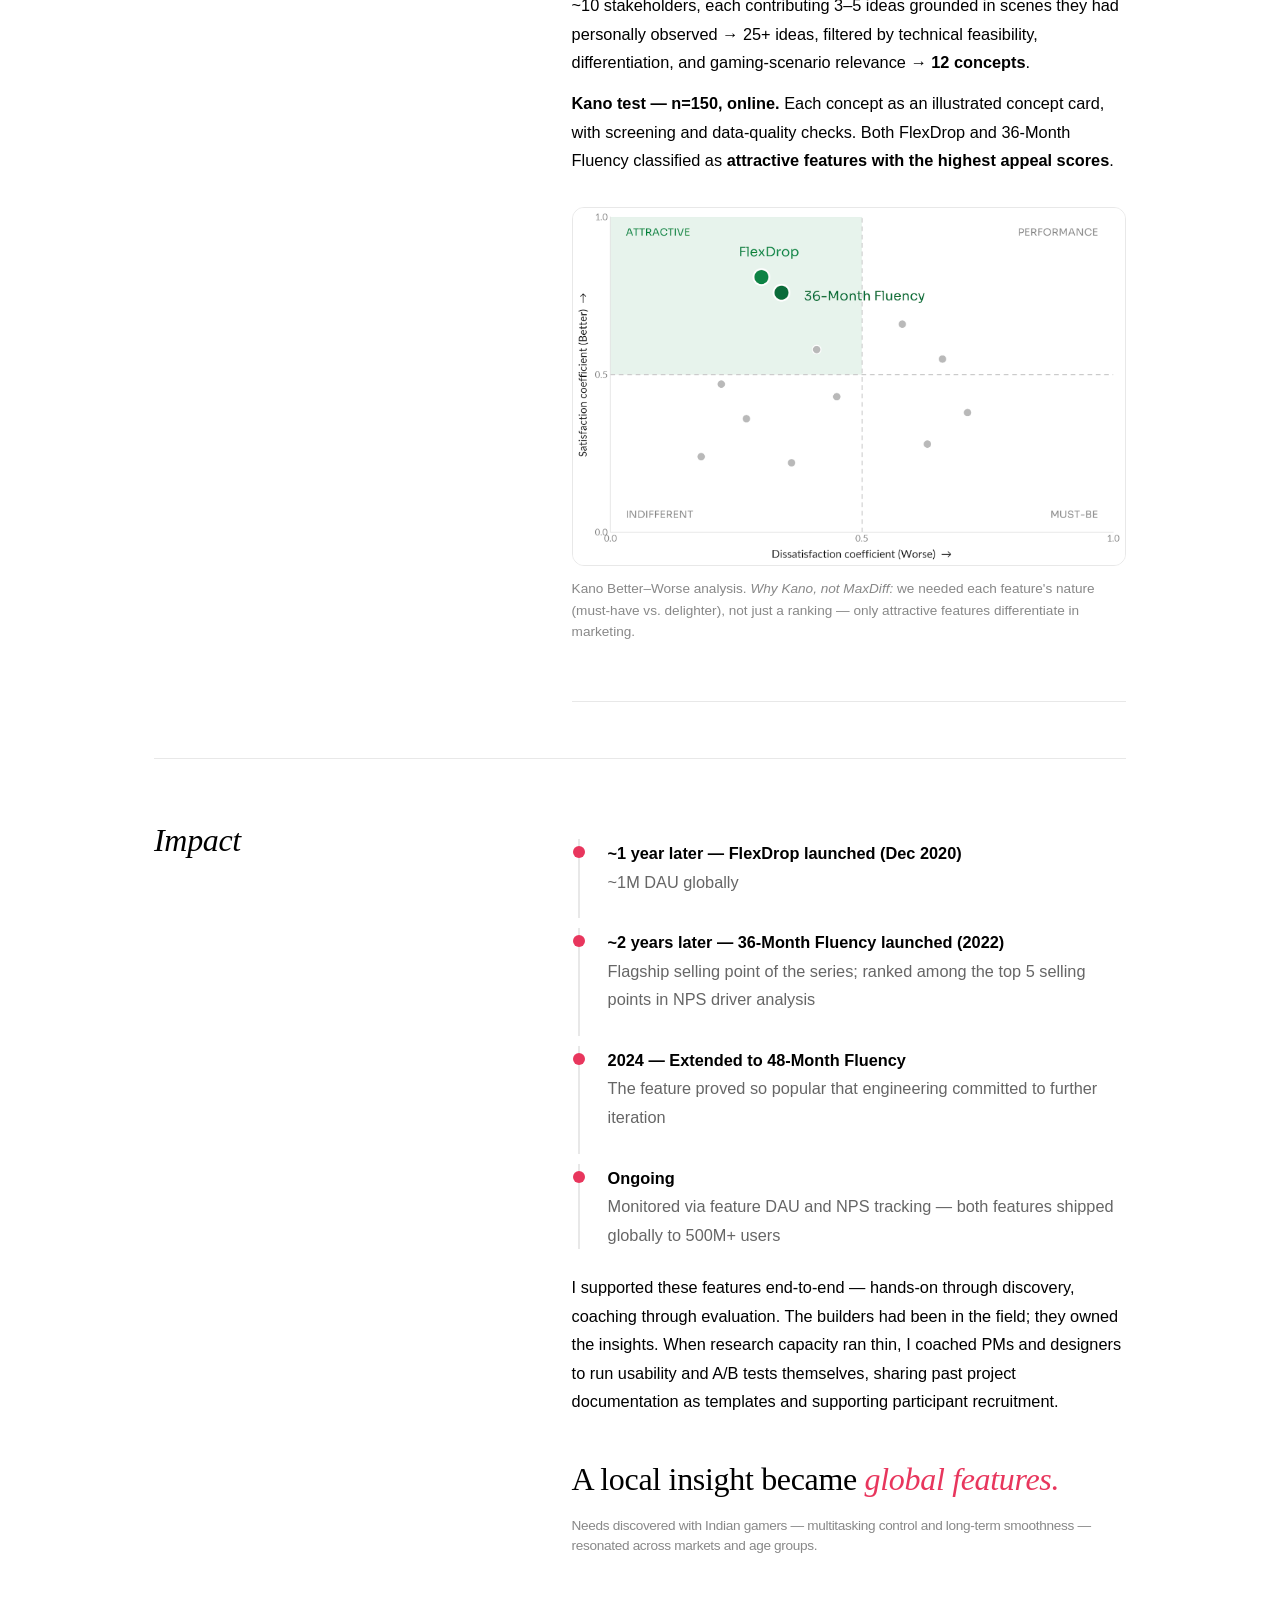
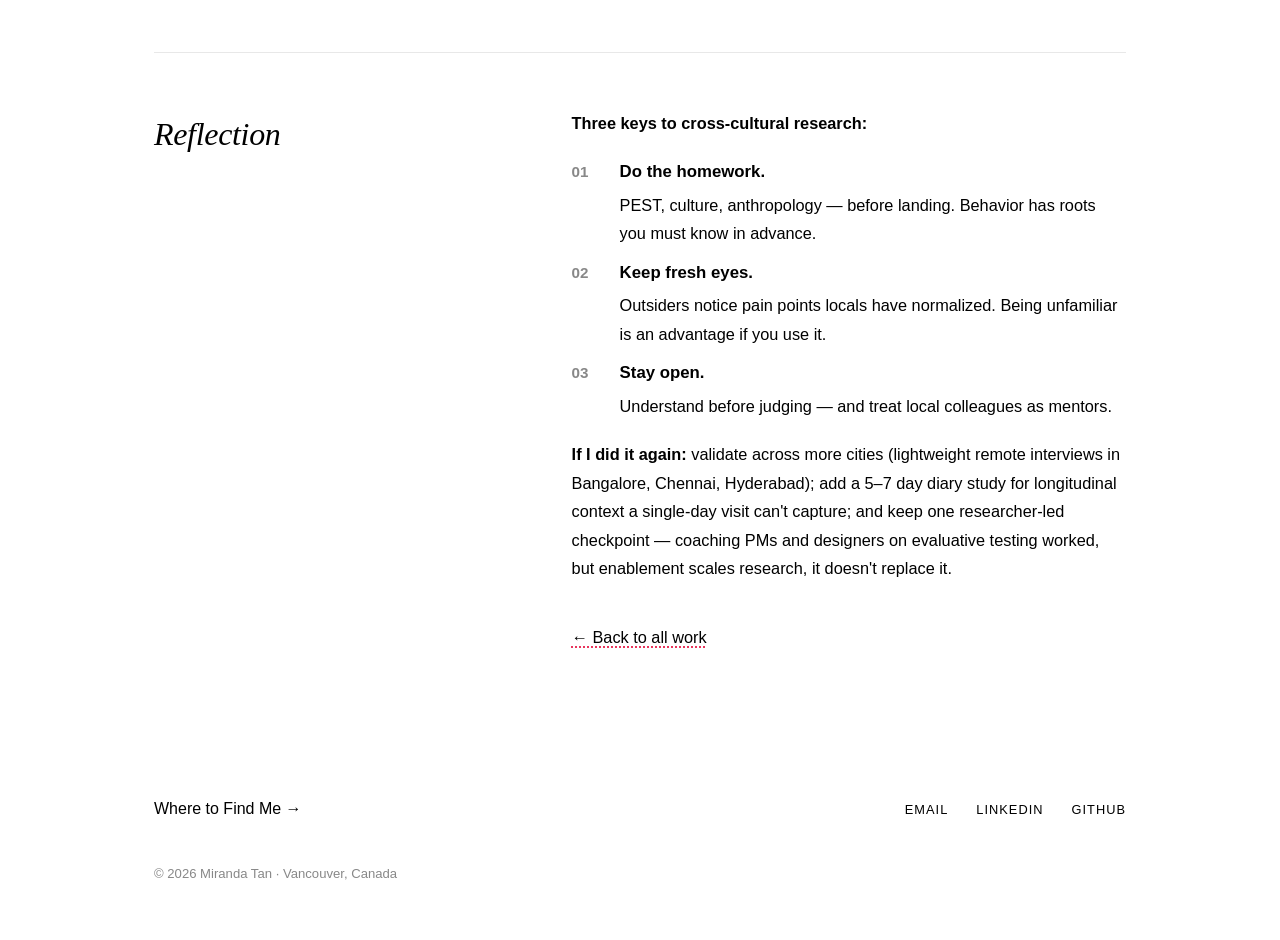
<file: case-india-gaming.html>
<!DOCTYPE html>
<html lang="en">
<head>
<meta charset="UTF-8">
<meta name="viewport" content="width=device-width, initial-scale=1.0">
<title>From Ethnography to Kano: How 10 Days in India Became Two Global Features | Miranda Tan</title>
<meta name="description" content="A mixed-methods discovery study that turned Indian gamers' unspoken needs into two shipped features — now on 500M+ devices worldwide.">
<link rel="stylesheet" href="styles.css">
</head>
<body>

<header class="nav">
  <a class="brand" href="index.html"><span class="dot"></span>Miranda Tan</a>
  <nav class="links">
    <a href="work.html" class="active">Work</a>
    <a href="skills.html">AI Tools</a>
    <a href="about.html">About</a>
  </nav>
</header>

<main>
  <div class="wrap">
    <section class="case-head">
      <span class="pill"><span class="pdot"></span>2019 · Discovery Study</span>
      <div class="case-title-row">
        <h1>From Ethnography to Kano: How 10 Days in India Became Two Global Features</h1>
        <p class="lede">A mixed-methods discovery study that turned Indian gamers' unspoken needs into two shipped features — now on 500M+ devices worldwide.</p>
      </div>
    </section>

    <figure class="case-hero-fig">
      <img src="images/india-hero.jpg" alt="Thematic analysis: open codes clustered into two themes">
      <figcaption>Thematic analysis — open codes from field notes &amp; debrief transcripts clustered into the two themes that became 36-Month Fluency and FlexDrop.</figcaption>
    </figure>

    <section class="case-section">
      <div class="sec-title"><h2>Overview</h2></div>
      <div class="sec-body">
        <div class="info-mod">
          <div class="row"><span class="k">Role</span><span class="v">UX Researcher — end-to-end lead</span></div>
          <div class="row"><span class="k">Timeline</span><span class="v">7 weeks, H2 2019</span></div>
          <div class="row"><span class="k">Methods</span><span class="v">Ethnography, Kano test, stakeholder workshop</span></div>
          <div class="row"><span class="k">Client</span><span class="v">OPPO India</span></div>
        </div>
        <div class="stat-row">
          <div class="stat"><div class="n">8</div><div class="d">full-day ethnographic sessions across Mumbai &amp; Delhi</div></div>
          <div class="stat"><div class="n">n <em>=</em> 150</div><div class="d">Kano test validating 12 concepts on the same population</div></div>
          <div class="stat"><div class="n">500M+</div><div class="d">devices worldwide now ship the two features</div></div>
        </div>
      </div>
    </section>

    <section class="case-section">
      <div class="sec-title"><h2>Background</h2></div>
      <div class="sec-body">
        <p>For <strong>OPPO</strong> — the world's #5 smartphone manufacturer — India is the world's #2 smartphone market and one of the fastest-growing. Its user base skews young and spends heavy daily time on mobile gaming.</p>
        <p>The trigger: <strong>gaming experience ranked among the top 3 improvement areas</strong> in NPS verbatim analysis among young Indian users — and purchase-journey research confirmed it: users perceived fewer gaming features on OPPO phones vs. competitors.</p>
        <div class="callout"><strong>Bottom line:</strong> to win young Indian users — and keep them — we needed gaming selling points grounded in real user needs, not feature-matching against competitors.</div>
      </div>
    </section>

    <section class="case-section">
      <div class="sec-title"><h2>Questions</h2></div>
      <div class="sec-body">
        <p><strong>Business question:</strong> <em>Which gaming features should we prioritize to make our phones more appealing than competitors' to young Indian users — driving purchase intent and long-term loyalty?</em></p>
        <ul>
          <li><strong>RQ1 · Discovery → ethnography:</strong> How do young Indian users play mobile games in their daily lives — in what contexts, and what unmet needs and pain points emerge?</li>
          <li><strong>RQ2 · Evaluation → Kano test:</strong> Which candidate features most increase purchase appeal — and which are must-haves vs. delighters?</li>
        </ul>
        <p>Long-term usage was tracked post-launch via feature DAU and NPS monitoring.</p>
      </div>
    </section>

    <section class="case-section">
      <div class="sec-title"><h2>Design</h2></div>
      <div class="sec-body">
        <p>Our prior understanding of Indian users came mostly from remote surveys and online interviews — we had rarely observed real usage contexts, or the pain points users themselves can't articulate. Since gaming features would evolve over years, we invested in one foundational, in-context study: <strong>qual to discover, quant to prioritize</strong>.</p>
        <ol class="timeline">
          <li><span class="t-label">W1 — Desk research + stakeholder briefing</span></li>
          <li><span class="t-label">W2–3 — Fieldwork in India</span><br><span class="t-text">10 days, Mumbai &amp; Delhi</span></li>
          <li><span class="t-label">W4 — Synthesis + internal workshop</span><br><span class="t-text">25+ ideas → 12 concepts</span></li>
          <li><span class="t-label">W5 — Kano survey design</span><br><span class="t-text">illustrated concept cards</span></li>
          <li><span class="t-label">W6 — Online fieldwork</span><br><span class="t-text">n=150</span></li>
          <li><span class="t-label">W7 — Analysis + final readout</span><br><span class="t-text">2 features shipped</span></li>
        </ol>
        <p style="margin-top:24px;"><span class="micro-label">Sampling — same population, qual to quant</span></p>
        <table class="data">
          <tr><th>Variable</th><th>Design</th></tr>
          <tr><td>Gender</td><td>4 male / 4 female</td></tr>
          <tr><td>Occupation</td><td>4 working professionals / 4 university students</td></tr>
          <tr><td>Gaming time</td><td>3+ hrs/day (internal standard: 3 hrs = moderate, 5+ hrs = heavy)</td></tr>
          <tr><td>Game type</td><td>Mix of heavy titles (battle / competitive, e.g. PUBG) and light casual games</td></tr>
        </table>
        <p>The quantitative sample (n=150, online) used the <strong>same criteria</strong> — so quant results directly validated qual-derived concepts on the same population.</p>
      </div>
    </section>

    <section class="case-section">
      <div class="sec-title"><h2>Decisions</h2></div>
      <div class="sec-body">
        <p>This was the team's <strong>first overseas study</strong>. India was culturally and behaviorally unfamiliar to almost everyone — including me. So I prepared rather than improvised: one week of dedicated desk research (PEST analysis, cultural studies, anthropological literature) distilled into a knowledge framework and hypotheses, cross-checked against internal user data — plus a deep pre-departure briefing so none of the ~10 participating stakeholders landed with an empty mental model.</p>
        <div class="callout">
          <strong>The trade-off — 2 cities vs. team immersion.</strong> Bringing ~10 stakeholders into the field meant budget and logistics limited us to Mumbai + Delhi. <strong>My decision:</strong> trade geographic breadth for organizational alignment depth. Stakeholders experienced user contexts firsthand instead of hearing my retelling — which made later buy-in and execution dramatically easier. For a foundational first study, <strong>depth &gt; breadth</strong>.
        </div>
      </div>
    </section>

    <section class="case-section">
      <div class="sec-title"><h2>Fieldwork</h2></div>
      <div class="sec-body">
        <p><strong>Spend a day with a user:</strong> full-day in-context observation, followed by a same-day in-depth interview. We observed where they play, when, in what environment, with whom, which games, and how they feel.</p>
        <p><strong>Why observe first, interview after:</strong> behaviors anchored the conversation. Instead of asking users to recall in a lab room, we probed moments we had just witnessed — <em>"why did you switch out of the game right then?"</em> — surfacing needs users couldn't articulate unprompted.</p>
        <figure class="figure">
          <img src="images/india-fieldwork.jpg" alt="Spending a day with a college student, a heavy mobile gamer">
          <figcaption>Spending a day with a college student — a heavy mobile gamer. Observation first, interview after.</figcaption>
        </figure>
        <p><strong>Analysis through two lenses</strong> — patterns across users (open codes → themes → features) and depth within each user (says / thinks / does / feels, built same-day in the field):</p>
        <figure class="figure">
          <img src="images/india-analysis.jpg" alt="Two analysis lenses: patterns across users and depth within each user">
          <figcaption>Two complementary lenses on the same raw data.</figcaption>
        </figure>
      </div>
    </section>

    <section class="case-section">
      <div class="sec-title"><h2>Findings</h2></div>
      <div class="sec-body">
        <div class="finding">
          <div class="f-num">(01)</div>
          <div class="f-q">"It shouldn't get slower — even after 3 years"</div>
          <div class="f-a">
            <p>Indian users expect their phones to stay smooth for 3+ years — replacement cycles run notably longer than in most markets (typical: ~2 years). Many gaming pain points emerge <em>late</em> in a phone's life: Android lag compounds over time, and gaming amplifies it. The underlying need: <strong>durability — sustained performance, not day-one performance.</strong></p>
            <p>→ Feature direction: a long-term fluency commitment — later shipped as <strong>36-Month Fluency</strong>.</p>
            <figure class="figure">
              <img src="images/india-fluency.jpg" alt="36-Month Fluency launch material, OPPO A series">
              <figcaption>36-Month Fluency — launch material (OPPO A series). "Like new" fluent experience, even after 3 years of everyday use.</figcaption>
            </figure>
          </div>
        </div>
        <div class="finding">
          <div class="f-num">(02)</div>
          <div class="f-q">Immersion, with control</div>
          <div class="f-a">
            <p><em>The moment we saw it:</em> a participant deep in a PUBG match. His girlfriend messages him — but a match runs 30+ minutes and can't be paused. The reply came far too late. (He told us the consequences were serious.) <em>And again:</em> a student on his 1.5-hour bus ride to campus, wanting to switch fluidly between game, music and chat — and finding it clunky every time.</p>
            <p>The insight: users want to immerse fully in games <strong>and</strong> stay in control of real life. Gaming is part of their life — not a trap that holds them hostage.</p>
            <p>→ Feature direction: lightweight in-game multitasking — later shipped as <strong>FlexDrop</strong>.</p>
            <figure class="figure">
              <img src="images/india-flexdrop.jpg" alt="FlexDrop official ColorOS demo">
              <figcaption>FlexDrop — official ColorOS demo: lightweight in-game multitasking.</figcaption>
            </figure>
          </div>
        </div>
        <div class="finding">
          <div class="f-num">(03)</div>
          <div class="f-q">From insights to features — workshop + Kano</div>
          <div class="f-a">
            <p><strong>Workshop</strong> — run immediately after returning, while immersion was fresh. ~10 stakeholders, each contributing 3–5 ideas grounded in scenes they had personally observed → 25+ ideas, filtered by technical feasibility, differentiation, and gaming-scenario relevance → <strong>12 concepts</strong>.</p>
            <p><strong>Kano test — n=150, online.</strong> Each concept as an illustrated concept card, with screening and data-quality checks. Both FlexDrop and 36-Month Fluency classified as <strong>attractive features with the highest appeal scores</strong>.</p>
            <figure class="figure">
              <img src="images/india-kano.jpg" alt="Kano Better-Worse analysis: FlexDrop and 36-Month Fluency in the attractive quadrant">
              <figcaption>Kano Better–Worse analysis. <em>Why Kano, not MaxDiff:</em> we needed each feature's nature (must-have vs. delighter), not just a ranking — only attractive features differentiate in marketing.</figcaption>
            </figure>
          </div>
        </div>
      </div>
    </section>

    <section class="case-section">
      <div class="sec-title"><h2>Impact</h2></div>
      <div class="sec-body">
        <ol class="timeline">
          <li><span class="t-label">~1 year later — FlexDrop launched (Dec 2020)</span><br><span class="t-text">~1M DAU globally</span></li>
          <li><span class="t-label">~2 years later — 36-Month Fluency launched (2022)</span><br><span class="t-text">Flagship selling point of the series; ranked among the top 5 selling points in NPS driver analysis</span></li>
          <li><span class="t-label">2024 — Extended to 48-Month Fluency</span><br><span class="t-text">The feature proved so popular that engineering committed to further iteration</span></li>
          <li><span class="t-label">Ongoing</span><br><span class="t-text">Monitored via feature DAU and NPS tracking — both features shipped globally to 500M+ users</span></li>
        </ol>
        <p>I supported these features end-to-end — hands-on through discovery, coaching through evaluation. The builders had been in the field; they owned the insights. When research capacity ran thin, I coached PMs and designers to run usability and A/B tests themselves, sharing past project documentation as templates and supporting participant recruitment.</p>
        <div class="big-quote">A local insight became <span class="hl">global features.</span><span class="attr">Needs discovered with Indian gamers — multitasking control and long-term smoothness — resonated across markets and age groups.</span></div>
      </div>
    </section>

    <section class="case-section">
      <div class="sec-title"><h2>Reflection</h2></div>
      <div class="sec-body">
        <p><strong>Three keys to cross-cultural research:</strong></p>
        <ol class="num-list">
          <li><strong>Do the homework.</strong>PEST, culture, anthropology — before landing. Behavior has roots you must know in advance.</li>
          <li><strong>Keep fresh eyes.</strong>Outsiders notice pain points locals have normalized. Being unfamiliar is an advantage if you use it.</li>
          <li><strong>Stay open.</strong>Understand before judging — and treat local colleagues as mentors.</li>
        </ol>
        <p><strong>If I did it again:</strong> validate across more cities (lightweight remote interviews in Bangalore, Chennai, Hyderabad); add a 5–7 day diary study for longitudinal context a single-day visit can't capture; and keep one researcher-led checkpoint — coaching PMs and designers on evaluative testing worked, but enablement scales research, it doesn't replace it.</p>
        <p style="margin-top:40px;"><a href="work.html" class="dotted">← Back to all work</a></p>
      </div>
    </section>
  </div>
</main>

<footer>
  <div class="wrap">
    <span class="find"><a href="about.html">Where to Find Me →</a></span>
    <span class="flinks"><a href="mailto:mirandatan92@gmail.com">Email</a><a href="https://www.linkedin.com/in/mirandatanuxr/">LinkedIn</a><a href="https://github.com/mirandatan814">GitHub</a></span>
    <span class="copy">© 2026 Miranda Tan · Vancouver, Canada</span>
  </div>
</footer>

</body>
</html>
</file>
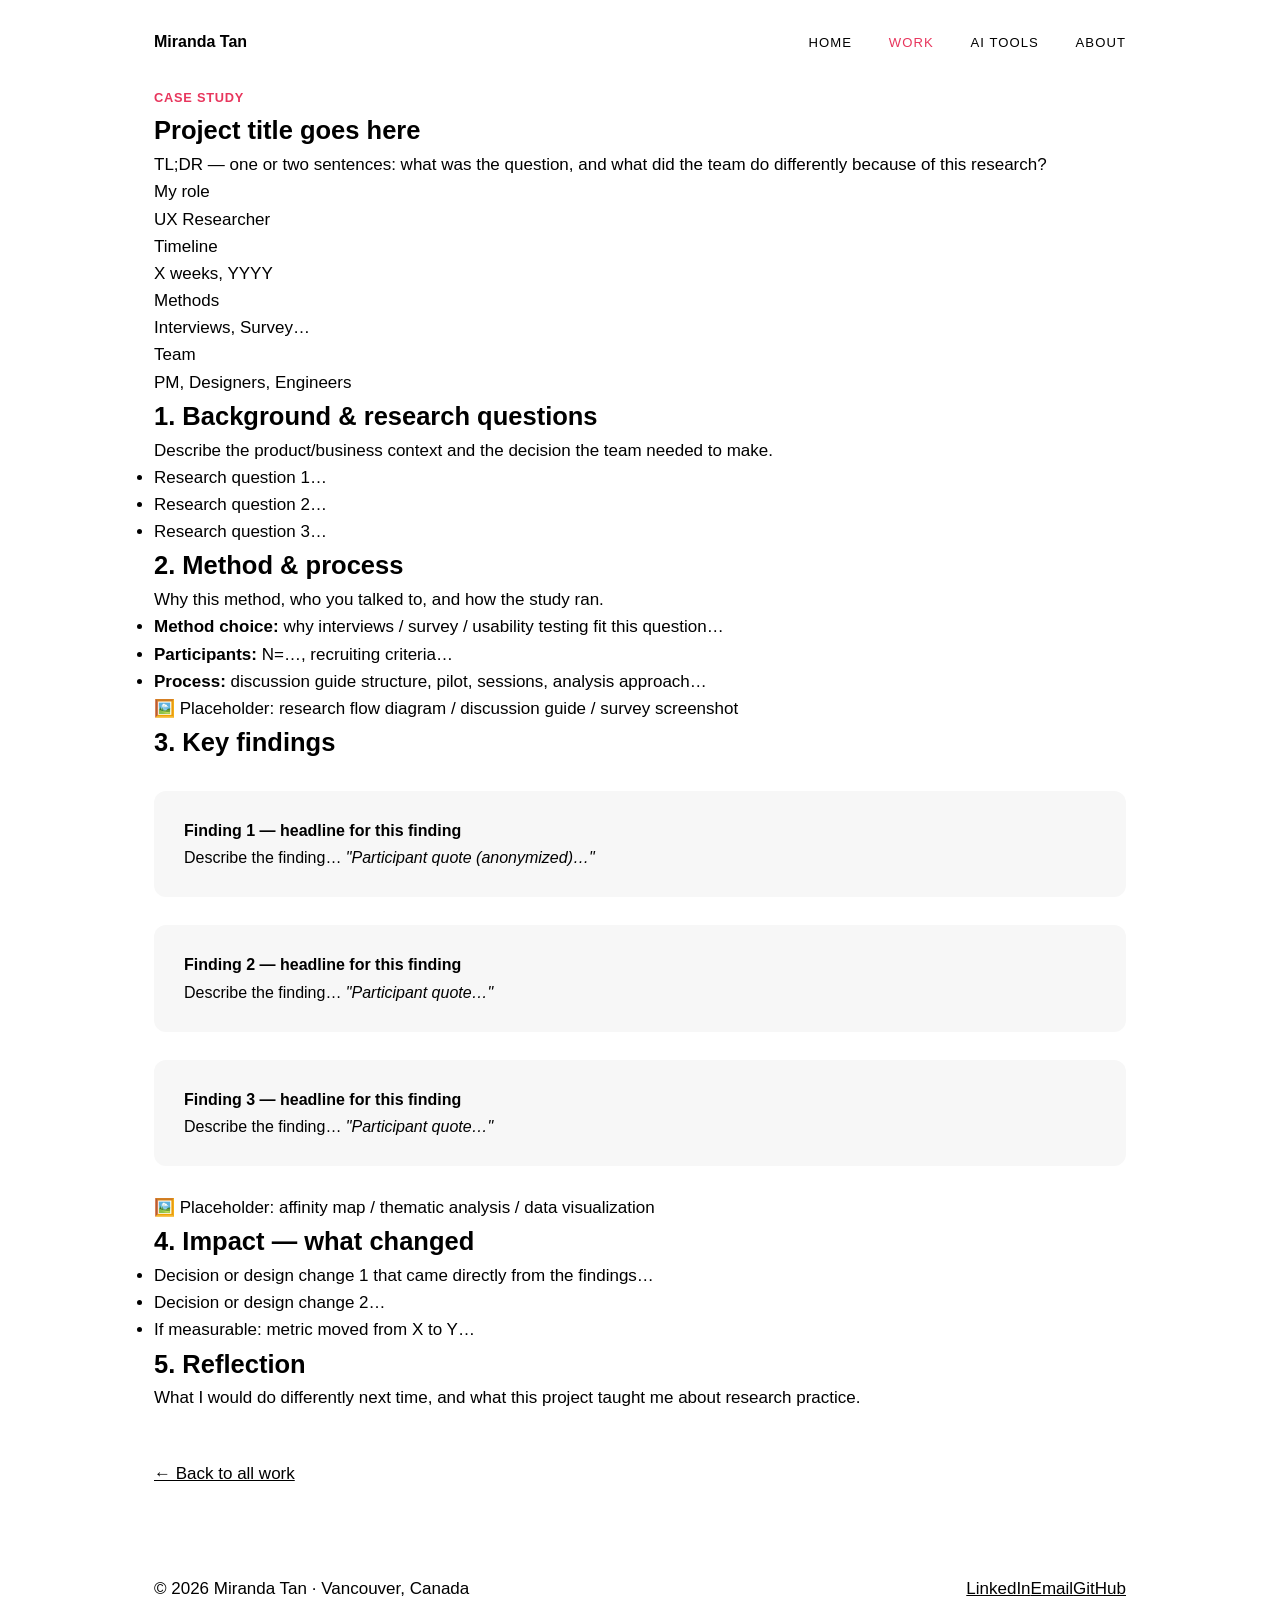
<file: case-study-template.html>
<!DOCTYPE html>
<html lang="en">
<head>
<meta charset="UTF-8">
<meta name="viewport" content="width=device-width, initial-scale=1.0">
<!-- ✏️ 改成案例的真实标题 -->
<title>Case Study — Project Title | Miranda Tan</title>
<link rel="stylesheet" href="styles.css">
</head>
<body>

<header class="nav">
  <a class="brand" href="index.html">Miranda Tan</a>
  <nav class="links">
    <a href="index.html">Home</a>
    <a href="work.html" class="active">Work</a>
    <a href="skills.html">AI Tools</a>
    <a href="about.html">About</a>
  </nav>
</header>

<main class="wrap case-body">

  <!-- ================= 案例开头 ================= -->
  <section class="case-hero">
    <span class="tag" style="font-size:.8rem;font-weight:600;color:var(--accent);text-transform:uppercase;letter-spacing:.06em;">Case Study</span>
    <!-- ✏️ 案例标题 -->
    <h1>Project title goes here</h1>
    <!-- ✏️ 一句话 TL;DR：研究问题 + 带来的改变 -->
    <p class="lead">TL;DR — one or two sentences: what was the question, and what did the team do differently because of this research?</p>

    <div class="fact-row">
      <!-- ✏️ 填写你的角色、时间、方法、团队 -->
      <div class="fact"><div class="label">My role</div><div class="value">UX Researcher</div></div>
      <div class="fact"><div class="label">Timeline</div><div class="value">X weeks, YYYY</div></div>
      <div class="fact"><div class="label">Methods</div><div class="value">Interviews, Survey…</div></div>
      <div class="fact"><div class="label">Team</div><div class="value">PM, Designers, Engineers</div></div>
    </div>
  </section>

  <!-- ================= 1. 背景与研究问题 ================= -->
  <h2>1. Background &amp; research questions</h2>
  <!-- ✏️ 写：业务背景是什么？团队当时面临什么决策？列出 2–4 个研究问题 -->
  <p>Describe the product/business context and the decision the team needed to make.</p>
  <ul>
    <li>Research question 1…</li>
    <li>Research question 2…</li>
    <li>Research question 3…</li>
  </ul>

  <!-- ================= 2. 方法 ================= -->
  <h2>2. Method &amp; process</h2>
  <!-- ✏️ 写：为什么选这个方法（而不是别的）？样本量、招募标准、执行流程 -->
  <p>Why this method, who you talked to, and how the study ran.</p>
  <ul>
    <li><strong>Method choice:</strong> why interviews / survey / usability testing fit this question…</li>
    <li><strong>Participants:</strong> N=…, recruiting criteria…</li>
    <li><strong>Process:</strong> discussion guide structure, pilot, sessions, analysis approach…</li>
  </ul>
  <!-- ✏️ 有访谈提纲/问卷截图/流程图就替换掉这个占位块 -->
  <div class="placeholder-img">🖼️ Placeholder: research flow diagram / discussion guide / survey screenshot</div>

  <!-- ================= 3. 关键发现 ================= -->
  <h2>3. Key findings</h2>
  <!-- ✏️ 写 3–5 条发现。每条格式：发现 + 证据（一句话引用或数据） -->
  <div class="callout">
    <strong>Finding 1 — headline for this finding</strong><br>
    Describe the finding… <em>"Participant quote (anonymized)…"</em>
  </div>
  <div class="callout">
    <strong>Finding 2 — headline for this finding</strong><br>
    Describe the finding… <em>"Participant quote…"</em>
  </div>
  <div class="callout">
    <strong>Finding 3 — headline for this finding</strong><br>
    Describe the finding… <em>"Participant quote…"</em>
  </div>
  <!-- ✏️ 有亲和图/主题模型/数据图表就替换掉这个占位块 -->
  <div class="placeholder-img">🖼️ Placeholder: affinity map / thematic analysis / data visualization</div>

  <!-- ================= 4. 影响 ================= -->
  <h2>4. Impact — what changed</h2>
  <!-- ✏️ ★招聘方最看重这部分★ 写：研究交付后，产品/团队做了什么不一样的决策？能量化就量化 -->
  <ul>
    <li>Decision or design change 1 that came directly from the findings…</li>
    <li>Decision or design change 2…</li>
    <li>If measurable: metric moved from X to Y…</li>
  </ul>

  <!-- ================= 5. 反思 ================= -->
  <h2>5. Reflection</h2>
  <!-- ✏️ 写：如果重来一次会改进什么？学到了什么？（展示你的成熟度） -->
  <p>What I would do differently next time, and what this project taught me about research practice.</p>

  <p style="margin-top:48px;"><a href="work.html">← Back to all work</a></p>

</main>

<footer>
  <div class="wrap">
    <span>© 2026 Miranda Tan · Vancouver, Canada</span>
    <span><a href="https://www.linkedin.com/in/mirandatanuxr/">LinkedIn</a><a href="mailto:mirandatan92@gmail.com">Email</a><a href="https://github.com/mirandatan814">GitHub</a></span>
  </div>
</footer>

</body>
</html>
</file>
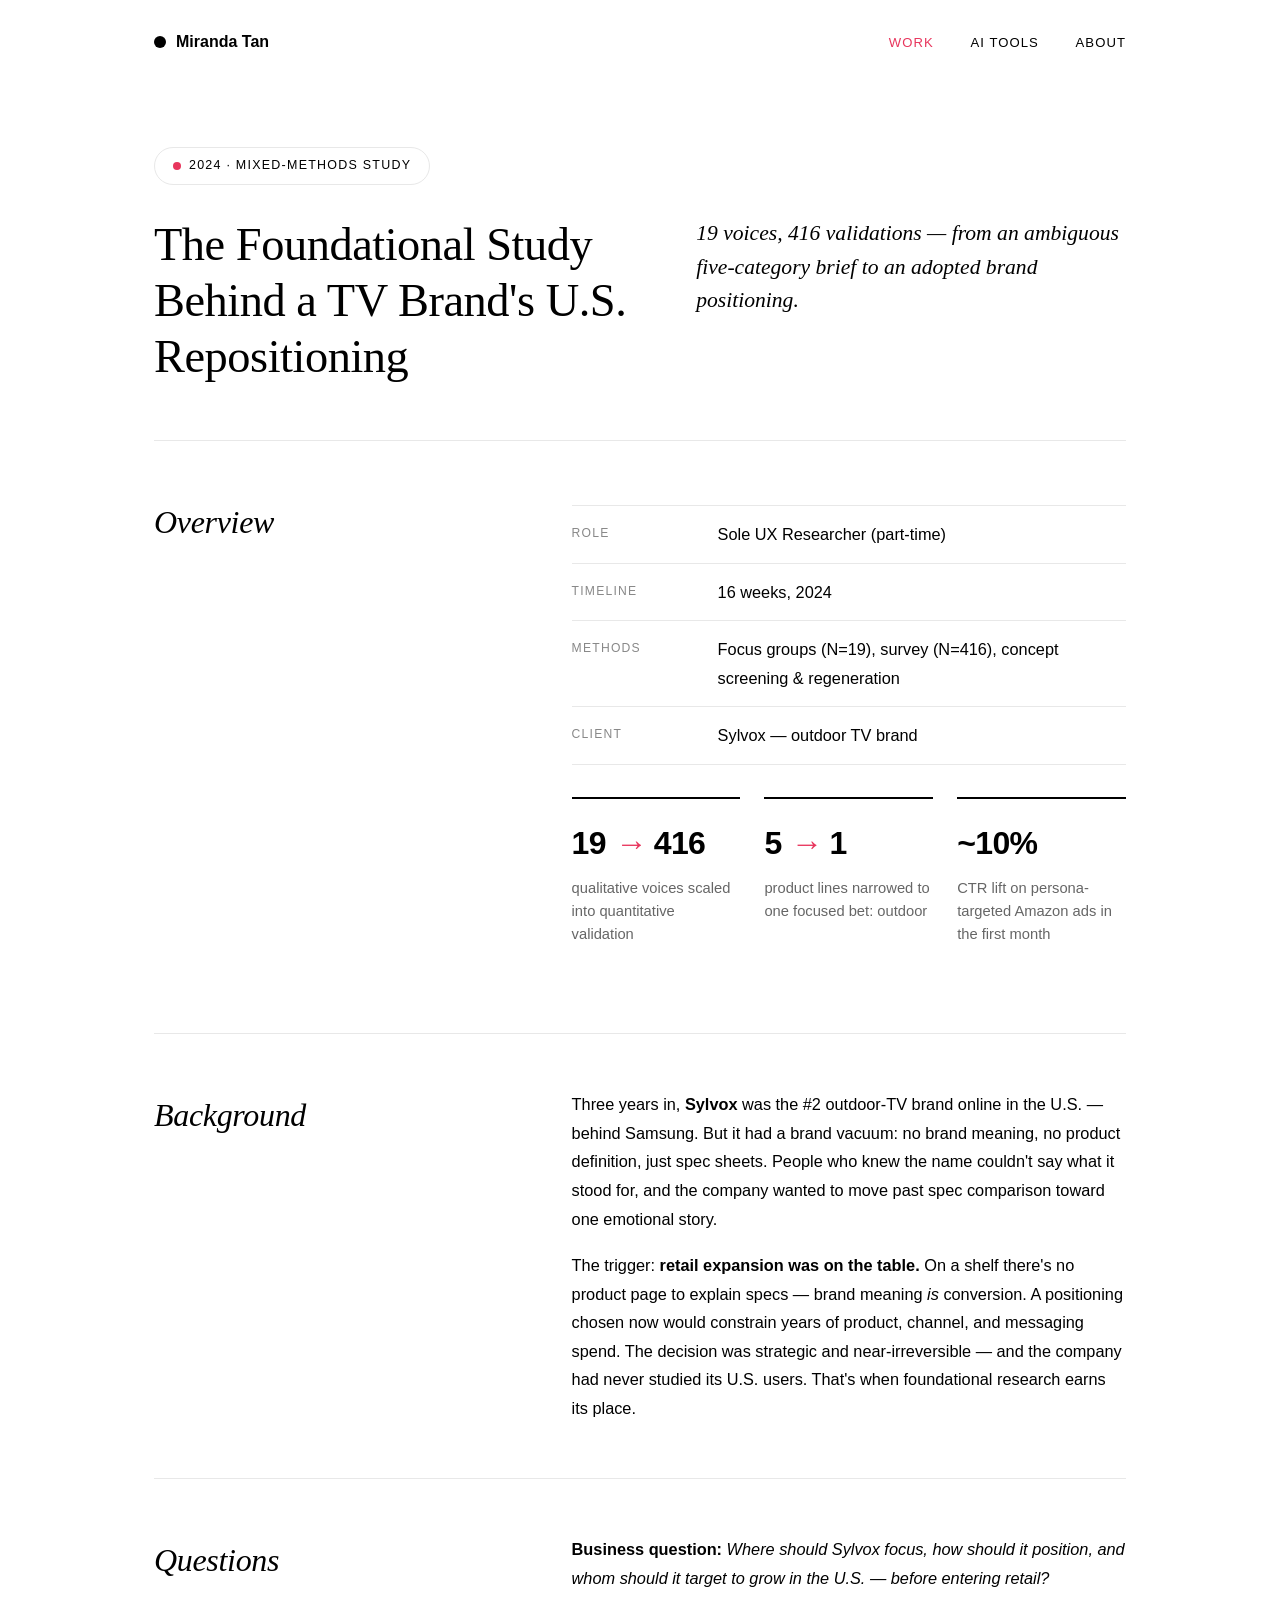
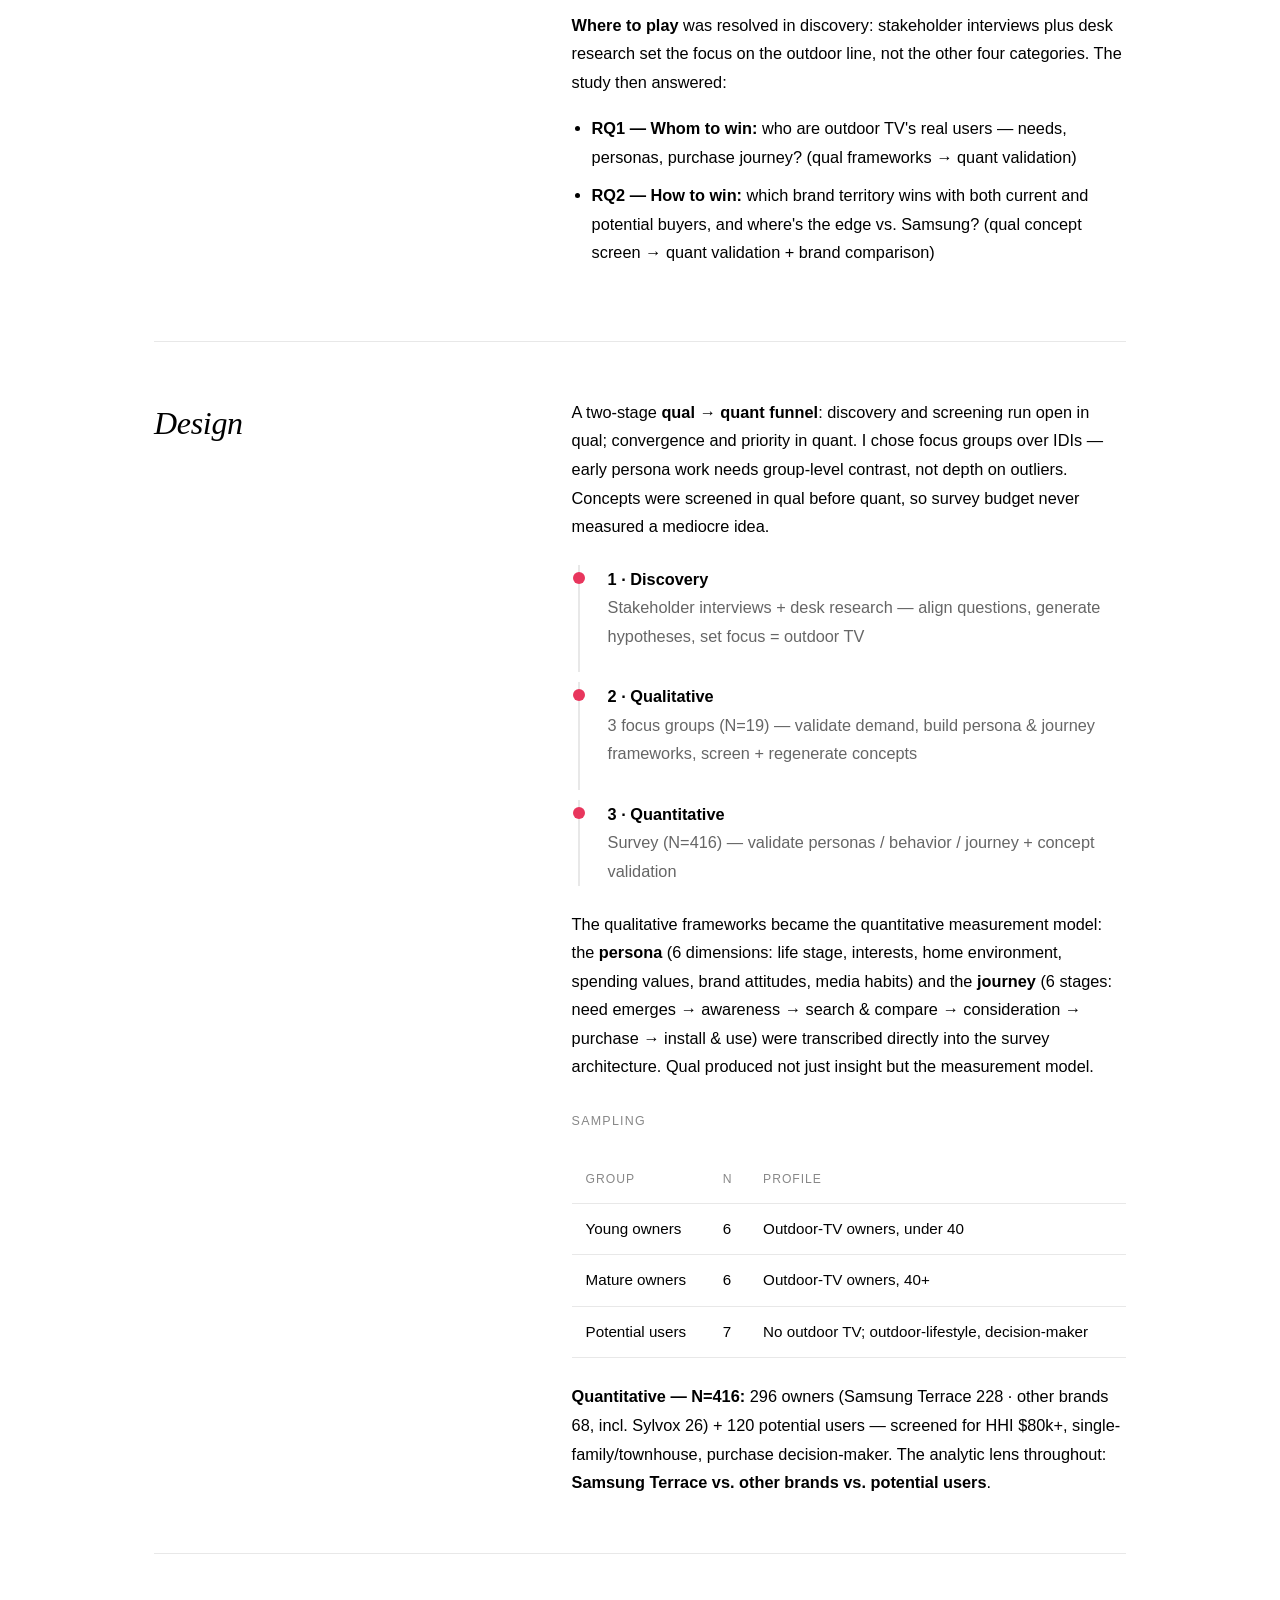
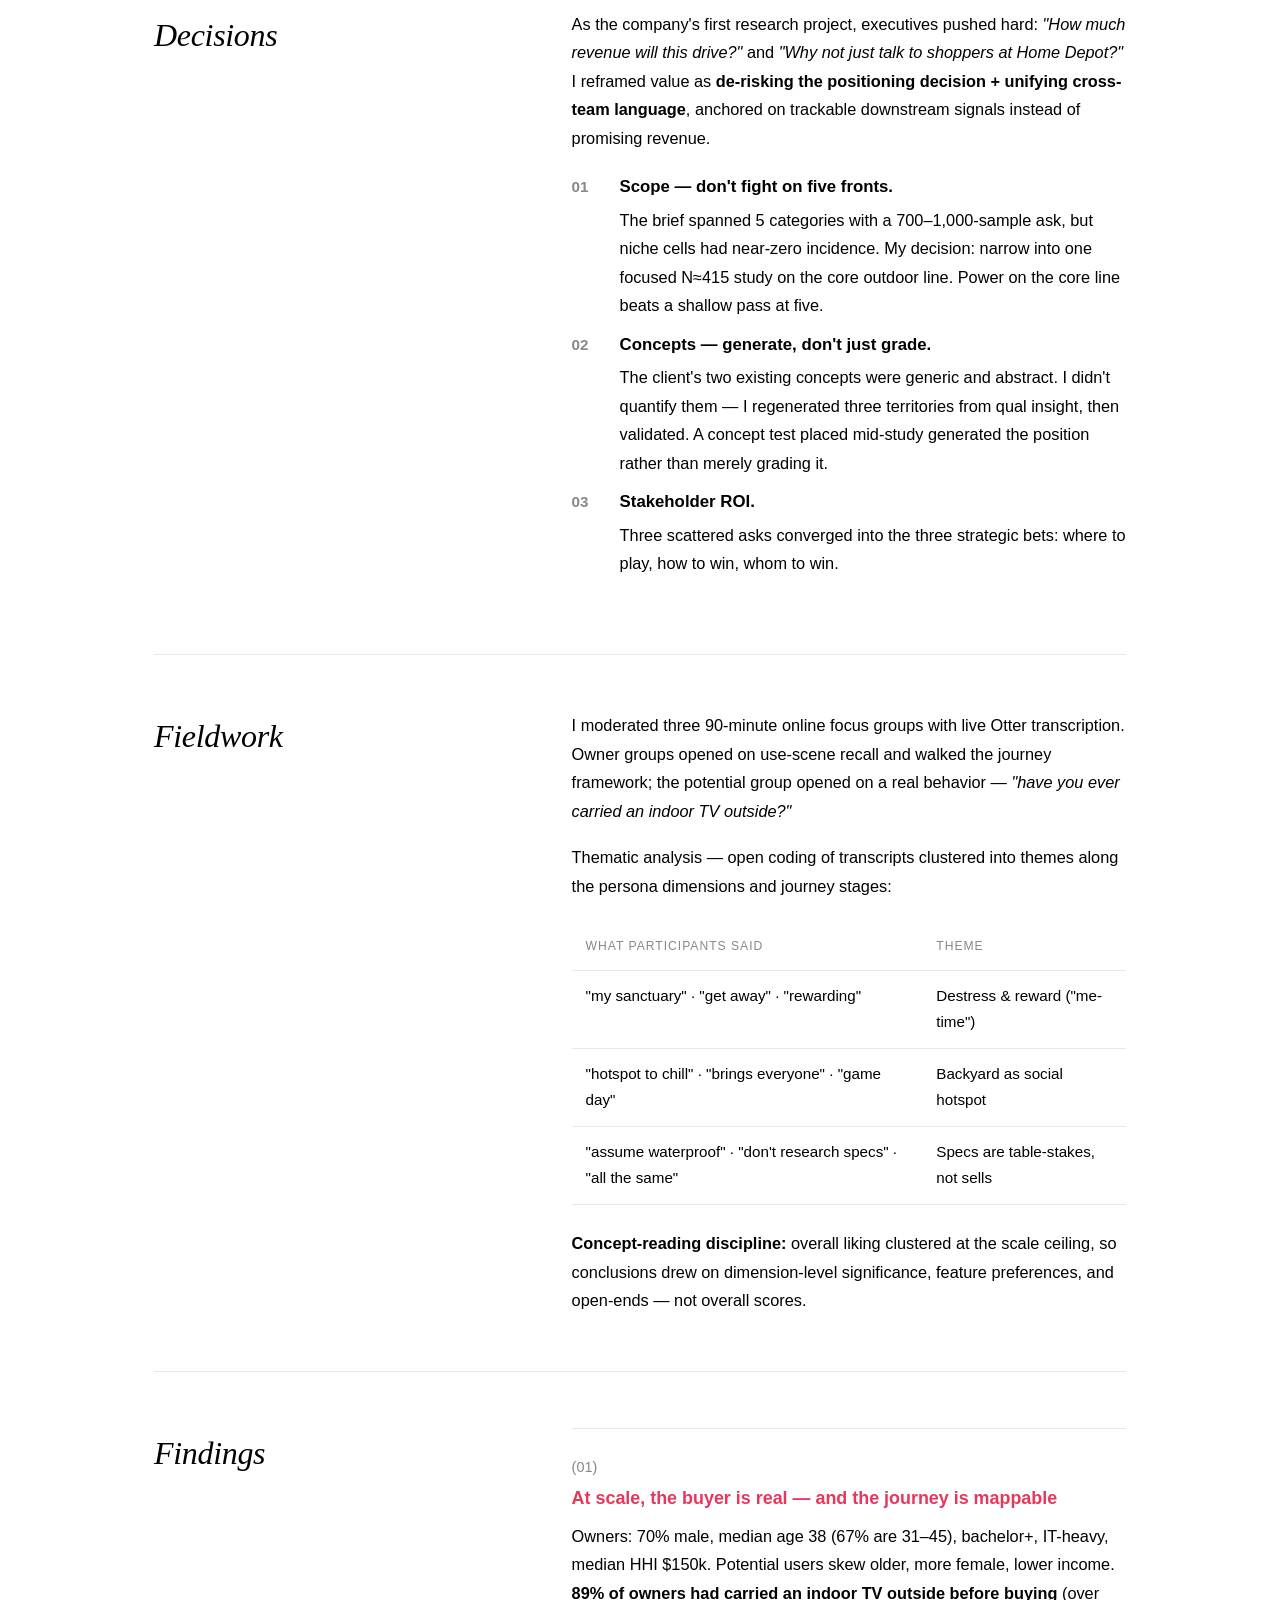
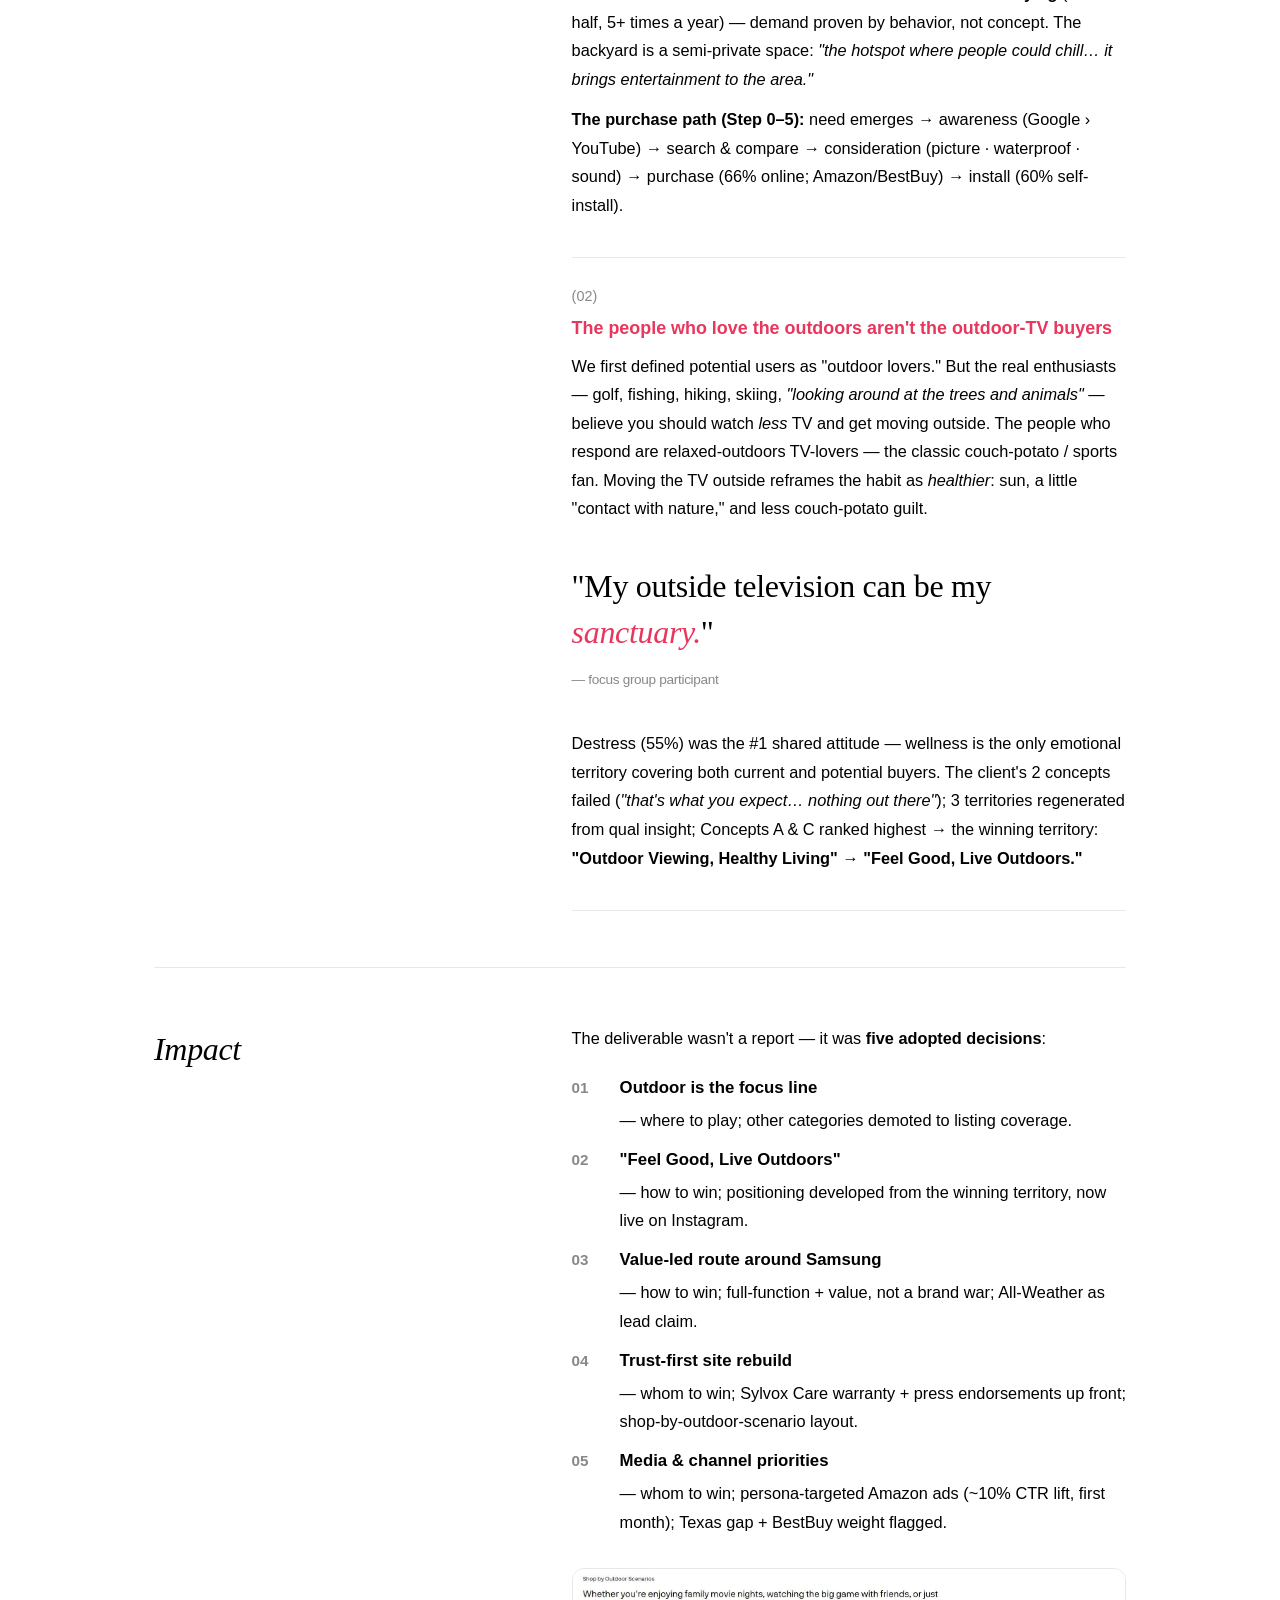
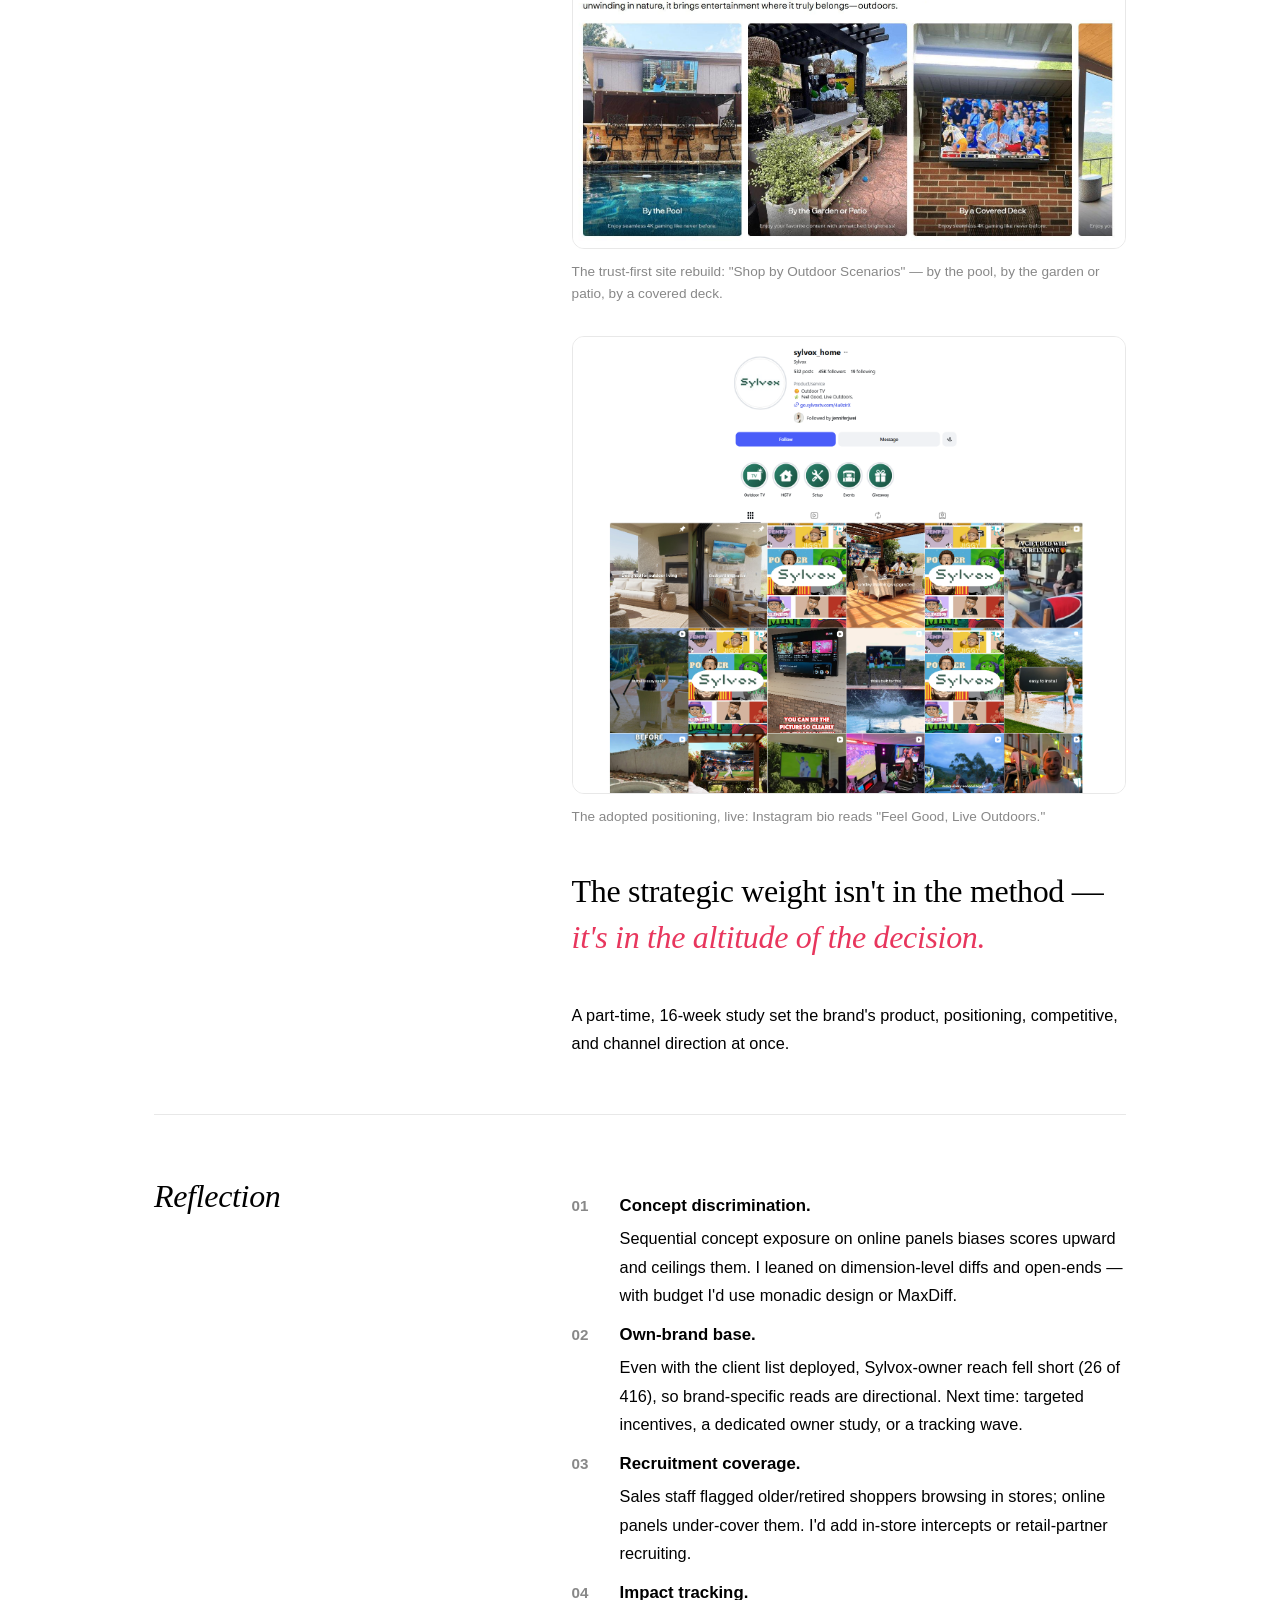
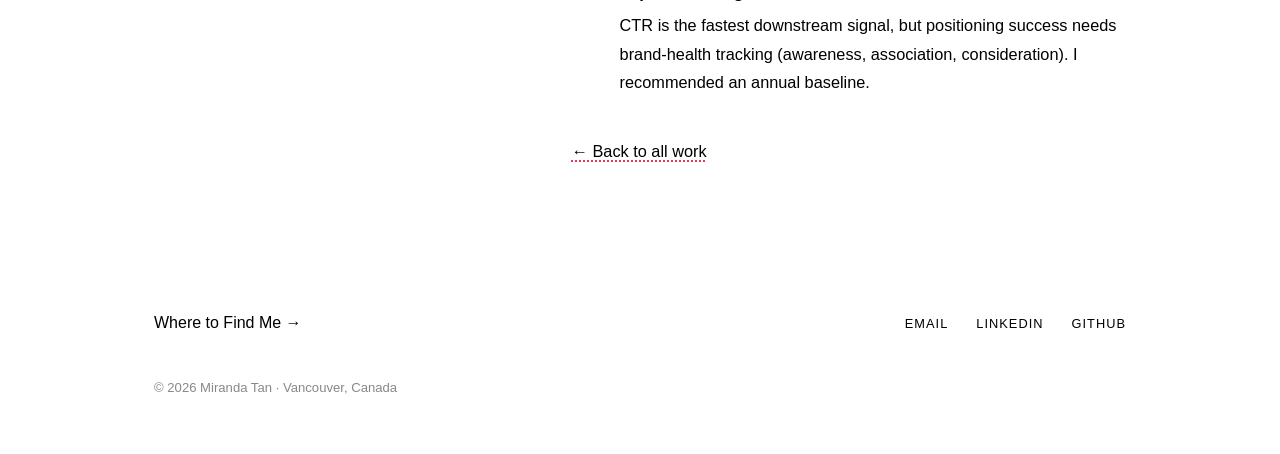
<file: case-tv-brand.html>
<!DOCTYPE html>
<html lang="en">
<head>
<meta charset="UTF-8">
<meta name="viewport" content="width=device-width, initial-scale=1.0">
<title>The Foundational Study Behind a TV Brand's U.S. Repositioning | Miranda Tan</title>
<meta name="description" content="3 focus groups (N=19) + a U.S. survey (N=416): the foundational study behind Sylvox's 'Feel Good, Live Outdoors' positioning.">
<link rel="stylesheet" href="styles.css">
</head>
<body>

<header class="nav">
  <a class="brand" href="index.html"><span class="dot"></span>Miranda Tan</a>
  <nav class="links">
    <a href="work.html" class="active">Work</a>
    <a href="skills.html">AI Tools</a>
    <a href="about.html">About</a>
  </nav>
</header>

<main>
  <div class="wrap">
    <section class="case-head">
      <span class="pill"><span class="pdot"></span>2024 · Mixed-Methods Study</span>
      <div class="case-title-row">
        <h1>The Foundational Study Behind a TV Brand's U.S. Repositioning</h1>
        <p class="lede">19 voices, 416 validations — from an ambiguous five-category brief to an adopted brand positioning.</p>
      </div>
    </section>

    <section class="case-section">
      <div class="sec-title"><h2>Overview</h2></div>
      <div class="sec-body">
        <div class="info-mod">
          <div class="row"><span class="k">Role</span><span class="v">Sole UX Researcher (part-time)</span></div>
          <div class="row"><span class="k">Timeline</span><span class="v">16 weeks, 2024</span></div>
          <div class="row"><span class="k">Methods</span><span class="v">Focus groups (N=19), survey (N=416), concept screening &amp; regeneration</span></div>
          <div class="row"><span class="k">Client</span><span class="v">Sylvox — outdoor TV brand</span></div>
        </div>
        <div class="stat-row">
          <div class="stat"><div class="n">19 <em>→</em> 416</div><div class="d">qualitative voices scaled into quantitative validation</div></div>
          <div class="stat"><div class="n">5 <em>→</em> 1</div><div class="d">product lines narrowed to one focused bet: outdoor</div></div>
          <div class="stat"><div class="n">~10%</div><div class="d">CTR lift on persona-targeted Amazon ads in the first month</div></div>
        </div>
      </div>
    </section>

    <section class="case-section">
      <div class="sec-title"><h2>Background</h2></div>
      <div class="sec-body">
        <p>Three years in, <strong>Sylvox</strong> was the #2 outdoor-TV brand online in the U.S. — behind Samsung. But it had a brand vacuum: no brand meaning, no product definition, just spec sheets. People who knew the name couldn't say what it stood for, and the company wanted to move past spec comparison toward one emotional story.</p>
        <p>The trigger: <strong>retail expansion was on the table.</strong> On a shelf there's no product page to explain specs — brand meaning <em>is</em> conversion. A positioning chosen now would constrain years of product, channel, and messaging spend. The decision was strategic and near-irreversible — and the company had never studied its U.S. users. That's when foundational research earns its place.</p>
      </div>
    </section>

    <section class="case-section">
      <div class="sec-title"><h2>Questions</h2></div>
      <div class="sec-body">
        <p><strong>Business question:</strong> <em>Where should Sylvox focus, how should it position, and whom should it target to grow in the U.S. — before entering retail?</em></p>
        <p><strong>Where to play</strong> was resolved in discovery: stakeholder interviews plus desk research set the focus on the outdoor line, not the other four categories. The study then answered:</p>
        <ul>
          <li><strong>RQ1 — Whom to win:</strong> who are outdoor TV's real users — needs, personas, purchase journey? (qual frameworks → quant validation)</li>
          <li><strong>RQ2 — How to win:</strong> which brand territory wins with both current and potential buyers, and where's the edge vs. Samsung? (qual concept screen → quant validation + brand comparison)</li>
        </ul>
      </div>
    </section>

    <section class="case-section">
      <div class="sec-title"><h2>Design</h2></div>
      <div class="sec-body">
        <p>A two-stage <strong>qual → quant funnel</strong>: discovery and screening run open in qual; convergence and priority in quant. I chose focus groups over IDIs — early persona work needs group-level contrast, not depth on outliers. Concepts were screened in qual before quant, so survey budget never measured a mediocre idea.</p>
        <ol class="timeline">
          <li><span class="t-label">1 · Discovery</span><br><span class="t-text">Stakeholder interviews + desk research — align questions, generate hypotheses, set focus = outdoor TV</span></li>
          <li><span class="t-label">2 · Qualitative</span><br><span class="t-text">3 focus groups (N=19) — validate demand, build persona &amp; journey frameworks, screen + regenerate concepts</span></li>
          <li><span class="t-label">3 · Quantitative</span><br><span class="t-text">Survey (N=416) — validate personas / behavior / journey + concept validation</span></li>
        </ol>
        <p>The qualitative frameworks became the quantitative measurement model: the <strong>persona</strong> (6 dimensions: life stage, interests, home environment, spending values, brand attitudes, media habits) and the <strong>journey</strong> (6 stages: need emerges → awareness → search &amp; compare → consideration → purchase → install &amp; use) were transcribed directly into the survey architecture. Qual produced not just insight but the measurement model.</p>
        <p style="margin-top:24px;"><span class="micro-label">Sampling</span></p>
        <table class="data">
          <tr><th>Group</th><th>n</th><th>Profile</th></tr>
          <tr><td>Young owners</td><td>6</td><td>Outdoor-TV owners, under 40</td></tr>
          <tr><td>Mature owners</td><td>6</td><td>Outdoor-TV owners, 40+</td></tr>
          <tr><td>Potential users</td><td>7</td><td>No outdoor TV; outdoor-lifestyle, decision-maker</td></tr>
        </table>
        <p><strong>Quantitative — N=416:</strong> 296 owners (Samsung Terrace 228 · other brands 68, incl. Sylvox 26) + 120 potential users — screened for HHI $80k+, single-family/townhouse, purchase decision-maker. The analytic lens throughout: <strong>Samsung Terrace vs. other brands vs. potential users</strong>.</p>
      </div>
    </section>

    <section class="case-section">
      <div class="sec-title"><h2>Decisions</h2></div>
      <div class="sec-body">
        <p>As the company's first research project, executives pushed hard: <em>"How much revenue will this drive?"</em> and <em>"Why not just talk to shoppers at Home Depot?"</em> I reframed value as <strong>de-risking the positioning decision + unifying cross-team language</strong>, anchored on trackable downstream signals instead of promising revenue.</p>
        <ol class="num-list">
          <li><strong>Scope — don't fight on five fronts.</strong>The brief spanned 5 categories with a 700–1,000-sample ask, but niche cells had near-zero incidence. My decision: narrow into one focused N≈415 study on the core outdoor line. Power on the core line beats a shallow pass at five.</li>
          <li><strong>Concepts — generate, don't just grade.</strong>The client's two existing concepts were generic and abstract. I didn't quantify them — I regenerated three territories from qual insight, then validated. A concept test placed mid-study generated the position rather than merely grading it.</li>
          <li><strong>Stakeholder ROI.</strong>Three scattered asks converged into the three strategic bets: where to play, how to win, whom to win.</li>
        </ol>
      </div>
    </section>

    <section class="case-section">
      <div class="sec-title"><h2>Fieldwork</h2></div>
      <div class="sec-body">
        <p>I moderated three 90-minute online focus groups with live Otter transcription. Owner groups opened on use-scene recall and walked the journey framework; the potential group opened on a real behavior — <em>"have you ever carried an indoor TV outside?"</em></p>
        <p>Thematic analysis — open coding of transcripts clustered into themes along the persona dimensions and journey stages:</p>
        <table class="data">
          <tr><th>What participants said</th><th>Theme</th></tr>
          <tr><td>"my sanctuary" · "get away" · "rewarding"</td><td>Destress &amp; reward ("me-time")</td></tr>
          <tr><td>"hotspot to chill" · "brings everyone" · "game day"</td><td>Backyard as social hotspot</td></tr>
          <tr><td>"assume waterproof" · "don't research specs" · "all the same"</td><td>Specs are table-stakes, not sells</td></tr>
        </table>
        <p><strong>Concept-reading discipline:</strong> overall liking clustered at the scale ceiling, so conclusions drew on dimension-level significance, feature preferences, and open-ends — not overall scores.</p>
      </div>
    </section>

    <section class="case-section">
      <div class="sec-title"><h2>Findings</h2></div>
      <div class="sec-body">
        <div class="finding">
          <div class="f-num">(01)</div>
          <div class="f-q">At scale, the buyer is real — and the journey is mappable</div>
          <div class="f-a">
            <p>Owners: 70% male, median age 38 (67% are 31–45), bachelor+, IT-heavy, median HHI $150k. Potential users skew older, more female, lower income. <strong>89% of owners had carried an indoor TV outside before buying</strong> (over half, 5+ times a year) — demand proven by behavior, not concept. The backyard is a semi-private space: <em>"the hotspot where people could chill… it brings entertainment to the area."</em></p>
            <p><strong>The purchase path (Step 0–5):</strong> need emerges → awareness (Google › YouTube) → search &amp; compare → consideration (picture · waterproof · sound) → purchase (66% online; Amazon/BestBuy) → install (60% self-install).</p>
          </div>
        </div>
        <div class="finding">
          <div class="f-num">(02)</div>
          <div class="f-q">The people who love the outdoors aren't the outdoor-TV buyers</div>
          <div class="f-a">
            <p>We first defined potential users as "outdoor lovers." But the real enthusiasts — golf, fishing, hiking, skiing, <em>"looking around at the trees and animals"</em> — believe you should watch <em>less</em> TV and get moving outside. The people who respond are relaxed-outdoors TV-lovers — the classic couch-potato / sports fan. Moving the TV outside reframes the habit as <em>healthier</em>: sun, a little "contact with nature," and less couch-potato guilt.</p>
            <div class="big-quote">"My outside television can be my <span class="hl">sanctuary.</span>"<span class="attr">— focus group participant</span></div>
            <p>Destress (55%) was the #1 shared attitude — wellness is the only emotional territory covering both current and potential buyers. The client's 2 concepts failed (<em>"that's what you expect… nothing out there"</em>); 3 territories regenerated from qual insight; Concepts A &amp; C ranked highest → the winning territory: <strong>"Outdoor Viewing, Healthy Living" → "Feel Good, Live Outdoors."</strong></p>
          </div>
        </div>
      </div>
    </section>

    <section class="case-section">
      <div class="sec-title"><h2>Impact</h2></div>
      <div class="sec-body">
        <p>The deliverable wasn't a report — it was <strong>five adopted decisions</strong>:</p>
        <ol class="num-list">
          <li><strong>Outdoor is the focus line</strong>— where to play; other categories demoted to listing coverage.</li>
          <li><strong>"Feel Good, Live Outdoors"</strong>— how to win; positioning developed from the winning territory, now live on Instagram.</li>
          <li><strong>Value-led route around Samsung</strong>— how to win; full-function + value, not a brand war; All-Weather as lead claim.</li>
          <li><strong>Trust-first site rebuild</strong>— whom to win; Sylvox Care warranty + press endorsements up front; shop-by-outdoor-scenario layout.</li>
          <li><strong>Media &amp; channel priorities</strong>— whom to win; persona-targeted Amazon ads (~10% CTR lift, first month); Texas gap + BestBuy weight flagged.</li>
        </ol>
        <figure class="figure">
          <img src="images/tv-website.jpg" alt="Sylvox website rebuilt around outdoor scenarios">
          <figcaption>The trust-first site rebuild: "Shop by Outdoor Scenarios" — by the pool, by the garden or patio, by a covered deck.</figcaption>
        </figure>
        <figure class="figure">
          <img src="images/tv-instagram.jpg" alt="Sylvox Instagram bio: Feel Good, Live Outdoors">
          <figcaption>The adopted positioning, live: Instagram bio reads "Feel Good, Live Outdoors."</figcaption>
        </figure>
        <div class="big-quote">The strategic weight isn't in the method — <span class="hl">it's in the altitude of the decision.</span></div>
        <p>A part-time, 16-week study set the brand's product, positioning, competitive, and channel direction at once.</p>
      </div>
    </section>

    <section class="case-section">
      <div class="sec-title"><h2>Reflection</h2></div>
      <div class="sec-body">
        <ol class="num-list">
          <li><strong>Concept discrimination.</strong>Sequential concept exposure on online panels biases scores upward and ceilings them. I leaned on dimension-level diffs and open-ends — with budget I'd use monadic design or MaxDiff.</li>
          <li><strong>Own-brand base.</strong>Even with the client list deployed, Sylvox-owner reach fell short (26 of 416), so brand-specific reads are directional. Next time: targeted incentives, a dedicated owner study, or a tracking wave.</li>
          <li><strong>Recruitment coverage.</strong>Sales staff flagged older/retired shoppers browsing in stores; online panels under-cover them. I'd add in-store intercepts or retail-partner recruiting.</li>
          <li><strong>Impact tracking.</strong>CTR is the fastest downstream signal, but positioning success needs brand-health tracking (awareness, association, consideration). I recommended an annual baseline.</li>
        </ol>
        <p style="margin-top:40px;"><a href="work.html" class="dotted">← Back to all work</a></p>
      </div>
    </section>
  </div>
</main>

<footer>
  <div class="wrap">
    <span class="find"><a href="about.html">Where to Find Me →</a></span>
    <span class="flinks"><a href="mailto:mirandatan92@gmail.com">Email</a><a href="https://www.linkedin.com/in/mirandatanuxr/">LinkedIn</a><a href="https://github.com/mirandatan814">GitHub</a></span>
    <span class="copy">© 2026 Miranda Tan · Vancouver, Canada</span>
  </div>
</footer>

</body>
</html>
</file>
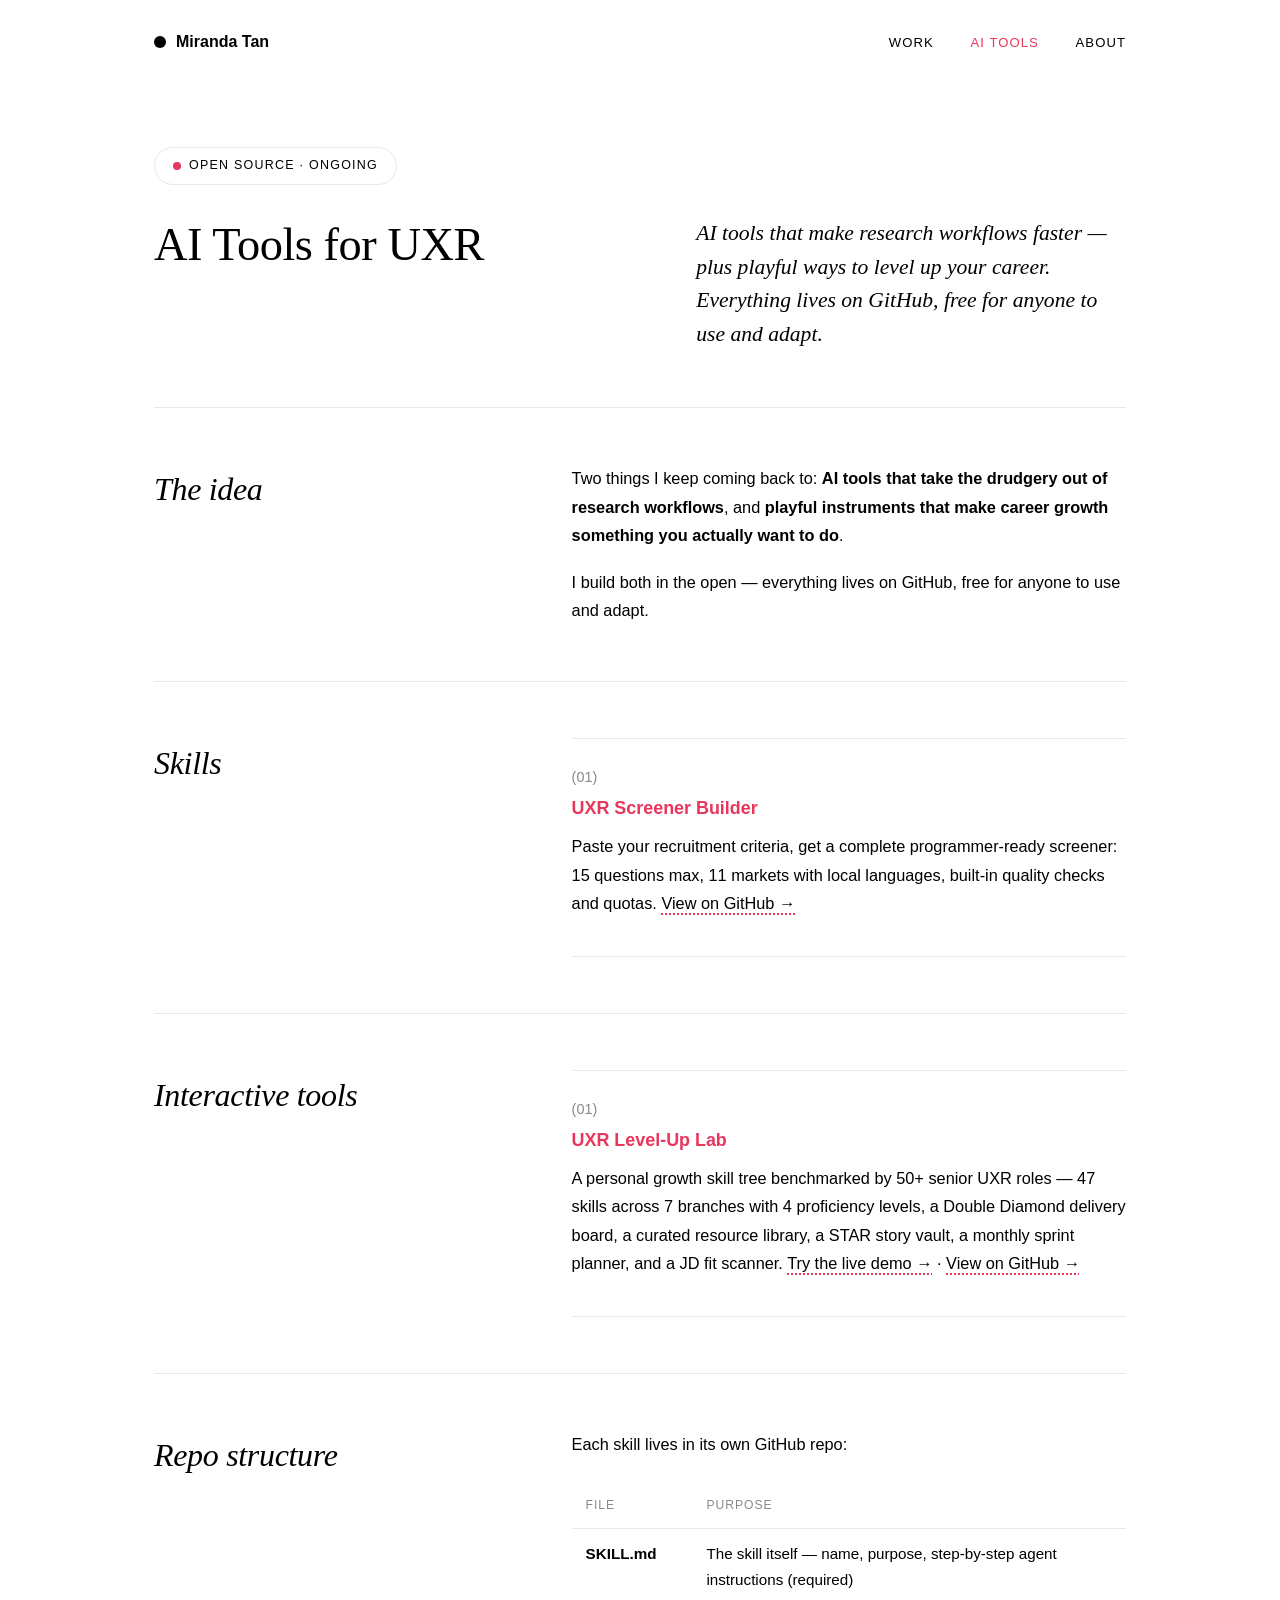
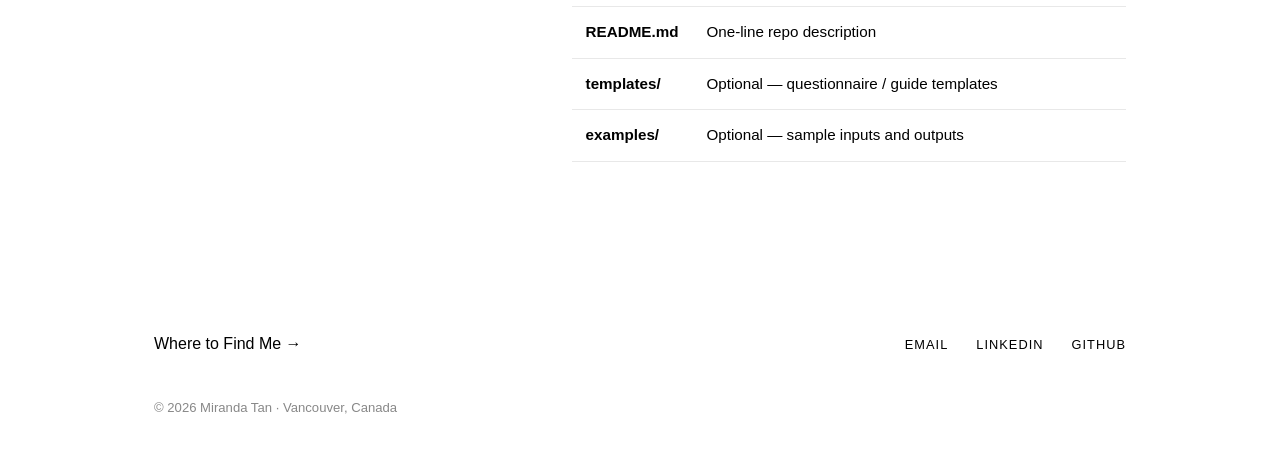
<file: skills.html>
<!DOCTYPE html>
<html lang="en">
<head>
<meta charset="UTF-8">
<meta name="viewport" content="width=device-width, initial-scale=1.0">
<title>AI Tools — Miranda Tan</title>
<link rel="stylesheet" href="styles.css">
</head>
<body>

<header class="nav">
  <a class="brand" href="index.html"><span class="dot"></span>Miranda Tan</a>
  <nav class="links">
    <a href="work.html">Work</a>
    <a href="skills.html" class="active">AI Tools</a>
    <a href="about.html">About</a>
  </nav>
</header>

<main>
  <div class="wrap">
    <section class="case-head">
      <span class="pill"><span class="pdot"></span>Open Source · Ongoing</span>
      <div class="case-title-row">
        <h1>AI Tools for UXR</h1>
        <p class="lede">AI tools that make research workflows faster — plus playful ways to level up your career. Everything lives on GitHub, free for anyone to use and adapt.</p>
      </div>
    </section>

    <section class="case-section">
      <div class="sec-title"><h2>The idea</h2></div>
      <div class="sec-body">
        <p>Two things I keep coming back to: <strong>AI tools that take the drudgery out of research workflows</strong>, and <strong>playful instruments that make career growth something you actually want to do</strong>.</p>
        <p>I build both in the open — everything lives on GitHub, free for anyone to use and adapt.</p>
      </div>
    </section>

    <section class="case-section">
      <div class="sec-title"><h2>Skills</h2></div>
      <div class="sec-body">
        <div class="finding">
          <div class="f-num">(01)</div>
          <div class="f-q">UXR Screener Builder</div>
          <div class="f-a"><p>Paste your recruitment criteria, get a complete programmer-ready screener: 15 questions max, 11 markets with local languages, built-in quality checks and quotas. <a href="https://github.com/mirandatan814/uxr-screener-builder" class="dotted">View on GitHub →</a></p></div>
        </div>
      </div>
    </section>

    <section class="case-section">
      <div class="sec-title"><h2>Interactive tools</h2></div>
      <div class="sec-body">
        <div class="finding">
          <div class="f-num">(01)</div>
          <div class="f-q">UXR Level-Up Lab</div>
          <div class="f-a"><p>A personal growth skill tree benchmarked by 50+ senior UXR roles — 47 skills across 7 branches with 4 proficiency levels, a Double Diamond delivery board, a curated resource library, a STAR story vault, a monthly sprint planner, and a JD fit scanner. <a href="https://mirandatan814.github.io/uxr-level-up-lab/" class="dotted">Try the live demo →</a> · <a href="https://github.com/mirandatan814/uxr-level-up-lab" class="dotted">View on GitHub →</a></p></div>
        </div>
      </div>
    </section>

    <section class="case-section">
      <div class="sec-title"><h2>Repo structure</h2></div>
      <div class="sec-body">
        <p>Each skill lives in its own GitHub repo:</p>
        <table class="data">
          <tr><th>File</th><th>Purpose</th></tr>
          <tr><td><strong>SKILL.md</strong></td><td>The skill itself — name, purpose, step-by-step agent instructions (required)</td></tr>
          <tr><td><strong>README.md</strong></td><td>One-line repo description</td></tr>
          <tr><td><strong>templates/</strong></td><td>Optional — questionnaire / guide templates</td></tr>
          <tr><td><strong>examples/</strong></td><td>Optional — sample inputs and outputs</td></tr>
        </table>
      </div>
    </section>

  </div>
</main>

<footer>
  <div class="wrap">
    <span class="find"><a href="about.html">Where to Find Me →</a></span>
    <span class="flinks"><a href="mailto:mirandatan92@gmail.com">Email</a><a href="https://www.linkedin.com/in/mirandatanuxr/">LinkedIn</a><a href="https://github.com/mirandatan814">GitHub</a></span>
    <span class="copy">© 2026 Miranda Tan · Vancouver, Canada</span>
  </div>
</footer>

</body>
</html>
</file>
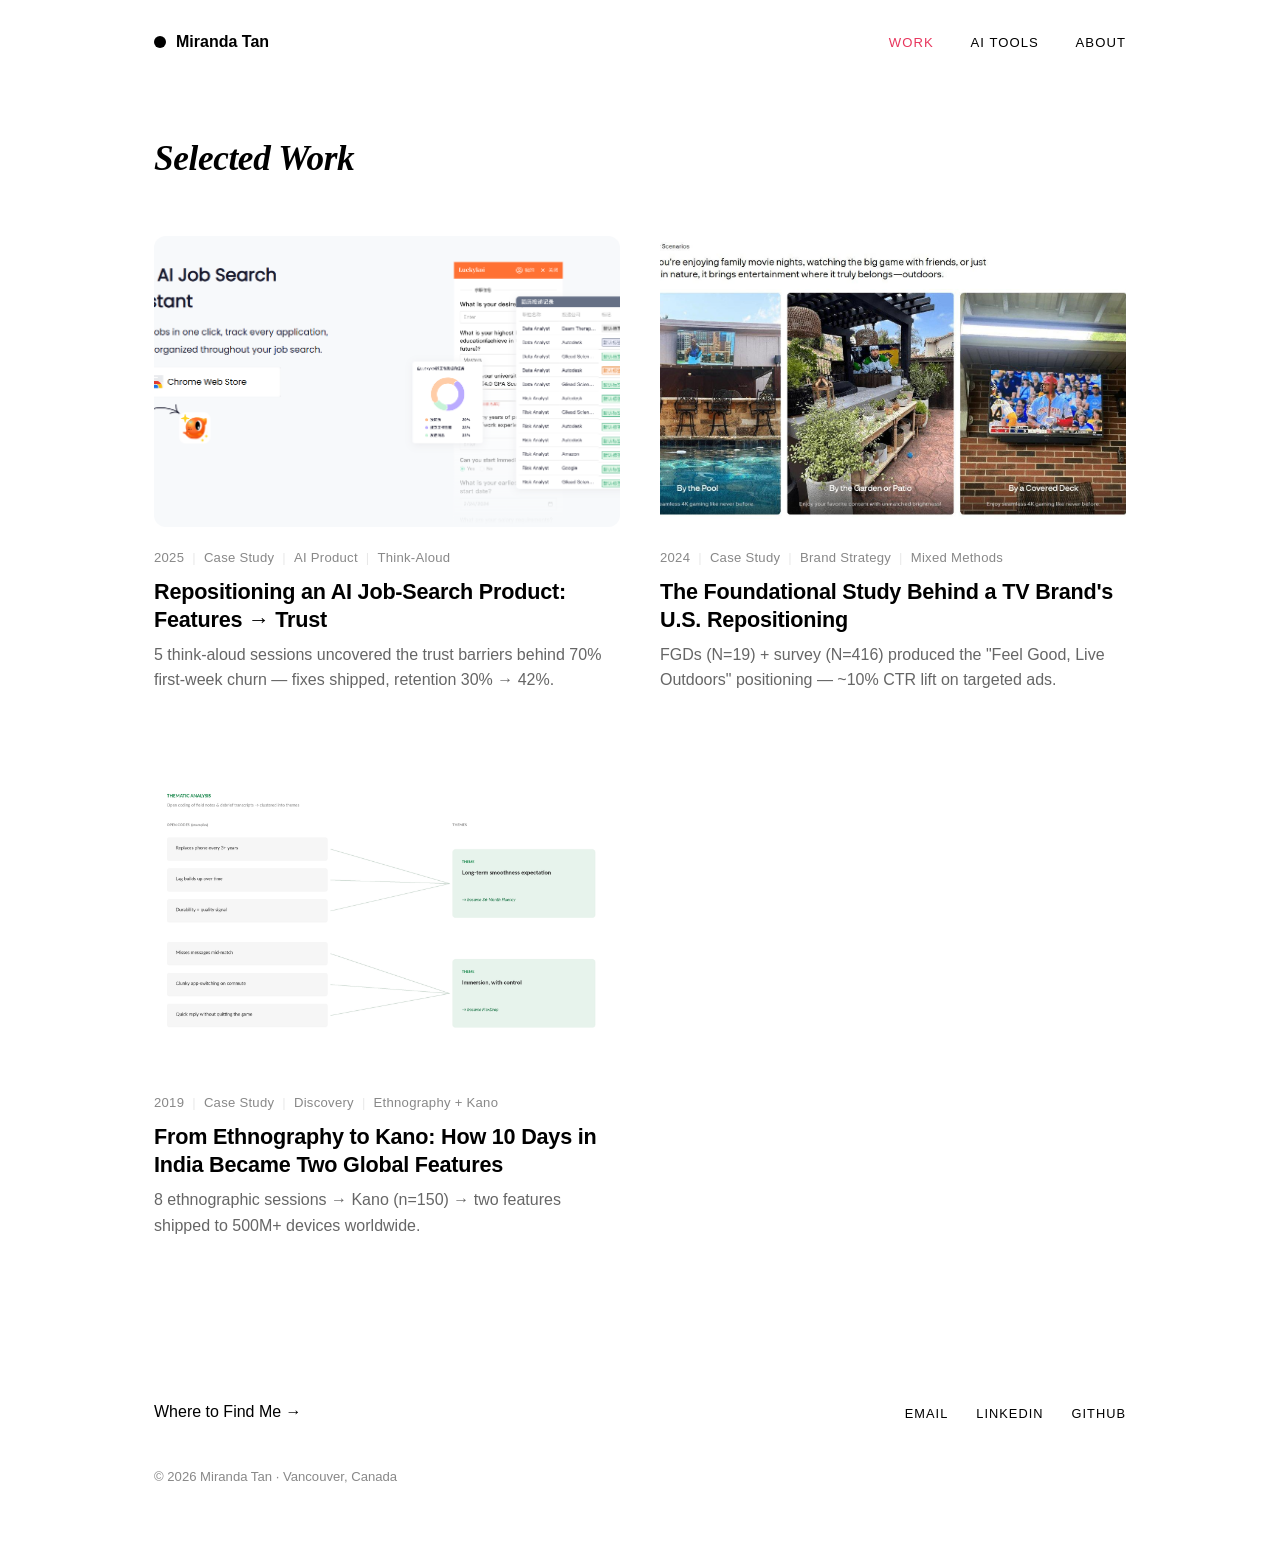
<file: work.html>
<!DOCTYPE html>
<html lang="en">
<head>
<meta charset="UTF-8">
<meta name="viewport" content="width=device-width, initial-scale=1.0">
<title>Work — Miranda Tan</title>
<link rel="stylesheet" href="styles.css">
</head>
<body>

<header class="nav">
  <a class="brand" href="index.html"><span class="dot"></span>Miranda Tan</a>
  <nav class="links">
    <a href="work.html" class="active">Work</a>
    <a href="skills.html">AI Tools</a>
    <a href="about.html">About</a>
  </nav>
</header>

<main>
  <section class="block" style="padding-top:48px;">
    <div class="wrap">
      <h2 class="eyebrow"><em>Selected</em> Work</h2>
      <div class="work-grid">
        <a class="work-card" href="case-ai-thinkaloud.html">
          <div class="thumb">
            <img src="images/ai-product.jpg" alt="Luckykoi AI job search assistant">
            <div class="veil"><span>VIEW</span></div>
          </div>
          <div class="tags">2025<span class="sep">|</span>Case Study<span class="sep">|</span>AI Product<span class="sep">|</span>Think-Aloud</div>
          <h3>Repositioning an AI Job-Search Product: Features → Trust</h3>
          <p class="desc">5 think-aloud sessions uncovered the trust barriers behind 70% first-week churn — fixes shipped, retention 30% → 42%.</p>
        </a>
        <a class="work-card" href="case-tv-brand.html">
          <div class="thumb">
            <img src="images/tv-website.jpg" alt="Sylvox website rebuilt around outdoor scenarios">
            <div class="veil"><span>VIEW</span></div>
          </div>
          <div class="tags">2024<span class="sep">|</span>Case Study<span class="sep">|</span>Brand Strategy<span class="sep">|</span>Mixed Methods</div>
          <h3>The Foundational Study Behind a TV Brand's U.S. Repositioning</h3>
          <p class="desc">FGDs (N=19) + survey (N=416) produced the "Feel Good, Live Outdoors" positioning — ~10% CTR lift on targeted ads.</p>
        </a>
        <a class="work-card" href="case-india-gaming.html">
          <div class="thumb">
            <img src="images/india-hero.jpg" alt="Thematic analysis from the India gaming study">
            <div class="veil"><span>VIEW</span></div>
          </div>
          <div class="tags">2019<span class="sep">|</span>Case Study<span class="sep">|</span>Discovery<span class="sep">|</span>Ethnography + Kano</div>
          <h3>From Ethnography to Kano: How 10 Days in India Became Two Global Features</h3>
          <p class="desc">8 ethnographic sessions → Kano (n=150) → two features shipped to 500M+ devices worldwide.</p>
        </a>
      </div>
    </div>
  </section>
</main>

<footer>
  <div class="wrap">
    <span class="find"><a href="about.html">Where to Find Me →</a></span>
    <span class="flinks"><a href="mailto:mirandatan92@gmail.com">Email</a><a href="https://www.linkedin.com/in/mirandatanuxr/">LinkedIn</a><a href="https://github.com/mirandatan814">GitHub</a></span>
    <span class="copy">© 2026 Miranda Tan · Vancouver, Canada</span>
  </div>
</footer>

</body>
</html>
</file>
<file: styles.css>
/* ============================================================
   Miranda Tan — Portfolio
   Design language: Swiss minimal + serif-italic accents,
   one crimson accent, generous whitespace.
   Fonts: Switzer (sans) + Erode (serif) via Fontshare.
   ============================================================ */
@import url('https://api.fontshare.com/v2/css?f[]=switzer@400,500,600,700&f[]=erode@400,400i,500,500i,600&display=swap');

:root {
  --bg: #ffffff;
  --panel: #f7f7f7;
  --ink: #000000;
  --gray: #666666;
  --gray-light: #888888;
  --line: #e8e8e8;
  --accent: #e8365d;        /* crimson */
  --accent-soft: #fdeef2;
  --radius: 12px;
  --maxw: 1100px;
  --sans: 'Switzer', -apple-system, BlinkMacSystemFont, 'Segoe UI', 'Helvetica Neue', Arial, sans-serif;
  --serif: 'Erode', Georgia, 'Times New Roman', serif;
}

* { box-sizing: border-box; margin: 0; padding: 0; }

html { scroll-behavior: smooth; }

body {
  font-family: var(--sans);
  background: var(--bg);
  color: var(--ink);
  font-size: 17px;
  line-height: 1.6;
  -webkit-font-smoothing: antialiased;
}

::selection { background: var(--accent); color: #fff; }

a { color: var(--ink); }
a.dotted { text-decoration: underline dotted var(--accent) 2px; text-underline-offset: 4px; }

/* ---------- 导航 ---------- */
.nav {
  max-width: var(--maxw);
  margin: 0 auto;
  padding: 28px 64px;
  display: flex;
  justify-content: space-between;
  align-items: center;
}
.nav .brand {
  display: flex; align-items: center; gap: 10px;
  text-decoration: none; color: var(--ink);
  font-weight: 600; font-size: 1rem;
}
.nav .brand .dot {
  width: 12px; height: 12px; border-radius: 50%;
  background: var(--ink);
}
.nav .links a {
  margin-left: 32px;
  text-decoration: none;
  color: var(--ink);
  font-size: 0.82rem; font-weight: 500;
  letter-spacing: 0.08em; text-transform: uppercase;
}
.nav .links a:hover, .nav .links a.active { color: var(--accent); }

/* ---------- 通用版式 ---------- */
.wrap { max-width: var(--maxw); margin: 0 auto; padding: 0 64px; }
section.block { padding: 72px 0; }
.eyebrow {
  font-family: var(--serif); font-style: italic; font-size: 2.2rem;
  margin-bottom: 48px; letter-spacing: -0.01em;
}
.micro-label {
  font-size: 0.78rem; font-weight: 500;
  letter-spacing: 0.1em; text-transform: uppercase;
  color: var(--gray-light);
}
.divider { border: none; border-top: 1px solid var(--line); margin: 0; }

/* ---------- 首页 Hero ---------- */
.hero {
  min-height: 78vh;
  display: flex; flex-direction: column;
  justify-content: center; align-items: center;
  text-align: center;
  padding: 40px 64px;
}
.hero h1 {
  font-size: clamp(2.6rem, 6vw, 4rem);
  font-weight: 600; line-height: 1.15;
  letter-spacing: -0.02em;
  max-width: 900px;
}
.hero h1 .serif-it { font-family: var(--serif); font-style: italic; font-weight: 500; }
.hero .sub {
  margin-top: 28px;
  color: var(--gray);
  font-size: 1.15rem;
  max-width: 640px; line-height: 1.7;
}
.hero .sub em { font-family: var(--serif); }
.hero .loc {
  margin-top: 22px;
  font-size: 0.85rem; color: var(--gray-light);
  display: flex; align-items: center; gap: 8px;
}
.hero .loc .pin {
  width: 8px; height: 8px; border-radius: 50%;
  background: var(--accent); display: inline-block;
}
.hero .cta-row { margin-top: 36px; display: flex; gap: 16px; }
.btn {
  display: inline-block; padding: 13px 30px; border-radius: 999px;
  background: var(--ink); color: #fff; text-decoration: none;
  font-weight: 500; font-size: 0.95rem;
  transition: background 0.2s ease;
}
.btn:hover { background: var(--accent); }
.btn.ghost { background: transparent; color: var(--ink); border: 1px solid var(--line); }
.btn.ghost:hover { border-color: var(--ink); background: transparent; }

/* ---------- 作品卡片 ---------- */
.work-grid {
  display: grid; grid-template-columns: 1fr 1fr;
  column-gap: 40px; row-gap: 88px;
}
.work-card { text-decoration: none; color: var(--ink); display: block; }
.work-card .thumb {
  background: var(--panel);
  border-radius: var(--radius);
  overflow: hidden;
  aspect-ratio: 16 / 10;
  position: relative;
}
.work-card .thumb img {
  width: 100%; height: 100%; object-fit: cover; display: block;
  transition: transform 0.35s ease;
}
.work-card .thumb .veil {
  position: absolute; inset: 0;
  background: rgba(0,0,0,0.45);
  display: flex; align-items: center; justify-content: center;
  opacity: 0; transition: opacity 0.25s ease;
}
.work-card .thumb .veil span {
  background: var(--accent); color: #fff;
  font-size: 0.8rem; font-weight: 600; letter-spacing: 0.1em;
  padding: 10px 26px; border-radius: 999px;
}
.work-card:hover .thumb .veil { opacity: 1; }
.work-card:hover .thumb img { transform: scale(1.03); }
.work-card .tags {
  margin-top: 20px;
  font-size: 0.82rem; color: var(--gray-light);
  letter-spacing: 0.02em;
}
.work-card .tags .sep { margin: 0 8px; color: var(--line); }
.work-card h3 {
  margin-top: 10px;
  font-size: 1.35rem; font-weight: 600;
  letter-spacing: -0.01em; line-height: 1.3;
  transition: color 0.2s ease;
}
.work-card:hover h3 { color: var(--accent); }
.work-card p.desc { margin-top: 8px; color: var(--gray); font-size: 1rem; line-height: 1.6; }

/* ---------- 胶囊标签 ---------- */
.pill {
  display: inline-flex; align-items: center; gap: 8px;
  border: 1px solid var(--line); border-radius: 999px;
  padding: 8px 18px;
  font-size: 0.78rem; font-weight: 500;
  letter-spacing: 0.1em; text-transform: uppercase;
  color: var(--ink);
}
.pill .pdot { width: 8px; height: 8px; border-radius: 50%; background: var(--accent); }

/* ---------- 案例页头 ---------- */
.case-head { padding: 64px 0 0; }
.case-head .pill { margin-bottom: 32px; }
.case-title-row {
  display: grid; grid-template-columns: 1.15fr 1fr;
  gap: 48px; align-items: start;
  padding-bottom: 56px;
}
.case-title-row h1 {
  font-family: var(--serif); font-weight: 500;
  font-size: clamp(2rem, 4vw, 2.9rem);
  line-height: 1.2; letter-spacing: -0.01em;
}
.case-title-row .lede {
  font-family: var(--serif); font-style: italic;
  font-size: 1.35rem; line-height: 1.55; color: var(--ink);
}
.case-hero-fig { margin: 0 0 72px; }
.case-hero-fig img {
  width: 100%; height: auto; display: block;
  border-radius: 18px;
}
.case-hero-fig figcaption { margin-top: 12px; font-size: 0.85rem; color: var(--gray-light); }

/* ---------- 案例正文双栏 ---------- */
.case-section {
  display: grid; grid-template-columns: 1fr 1.5fr;
  gap: 48px;
  padding: 56px 0;
  border-top: 1px solid var(--line);
}
.case-section .sec-title { position: sticky; top: 40px; align-self: start; }
.case-section .sec-title h2 {
  font-family: var(--serif); font-style: italic; font-weight: 500;
  font-size: 2rem; letter-spacing: -0.01em;
}
.case-section .sec-body { font-size: 1.02rem; line-height: 1.75; color: var(--ink); }
.case-section .sec-body > p { margin-bottom: 18px; }
.case-section .sec-body > p:last-child { margin-bottom: 0; }
.case-section .sec-body strong { font-weight: 600; }
.case-section .sec-body ul { margin: 0 0 18px 20px; }
.case-section .sec-body li { margin-bottom: 10px; }

/* 信息模块 */
.info-mod { margin: 8px 0 4px; }
.info-mod .row {
  display: grid; grid-template-columns: 130px 1fr; gap: 16px;
  padding: 14px 0; border-bottom: 1px solid var(--line);
}
.info-mod .row:first-child { border-top: 1px solid var(--line); }
.info-mod .k {
  font-size: 0.76rem; font-weight: 500;
  letter-spacing: 0.1em; text-transform: uppercase;
  color: var(--gray-light); padding-top: 3px;
}
.info-mod .v { font-weight: 500; }

/* 编号 findings */
.finding { padding: 26px 0; border-bottom: 1px solid var(--line); }
.finding:first-of-type { border-top: 1px solid var(--line); }
.finding .f-num { color: var(--gray-light); font-size: 0.9rem; font-weight: 500; }
.finding .f-q {
  margin-top: 6px; font-weight: 700; font-size: 1.12rem;
  color: var(--accent); line-height: 1.45;
}
.finding .f-a { margin-top: 10px; color: var(--ink); }
.finding .f-a p { margin-bottom: 12px; }

/* 大字引用 */
.big-quote {
  font-family: var(--serif);
  font-size: clamp(1.5rem, 3vw, 2rem);
  line-height: 1.45; font-weight: 500;
  margin: 40px 0; letter-spacing: -0.01em;
}
.big-quote .hl { color: var(--accent); font-style: italic; }
.big-quote .attr {
  display: block; margin-top: 14px;
  font-family: var(--sans); font-size: 0.85rem; font-style: normal;
  color: var(--gray-light);
}
.pquote {
  border-left: 3px solid var(--accent);
  padding: 6px 0 6px 20px; margin: 24px 0;
  font-style: italic; font-size: 1.08rem; line-height: 1.7;
}
.pquote .attr { display: block; margin-top: 8px; font-size: 0.85rem; font-style: normal; color: var(--gray-light); }

/* callout */
.callout {
  background: var(--panel);
  border-radius: var(--radius);
  padding: 26px 30px; margin: 28px 0;
  font-size: 1rem; line-height: 1.7;
}
.callout strong { font-weight: 600; }

/* 图 */
.figure { margin: 32px 0; }
.figure img {
  width: 100%; height: auto; display: block;
  border-radius: var(--radius); border: 1px solid var(--line);
}
.figure figcaption { margin-top: 12px; font-size: 0.85rem; color: var(--gray-light); line-height: 1.6; }
.figure.tall { max-width: 380px; margin-left: auto; margin-right: auto; }
.figure-row { display: grid; grid-template-columns: 1fr 1fr; gap: 24px; margin: 32px 0; }
.figure-row .figure { margin: 0; }
@media (max-width: 640px) { .figure-row { grid-template-columns: 1fr; } }

/* 数据表 */
table.data { width: 100%; border-collapse: collapse; margin: 24px 0; font-size: 0.95rem; }
table.data th, table.data td { text-align: left; padding: 12px 14px; border-bottom: 1px solid var(--line); vertical-align: top; }
table.data th { font-size: 0.76rem; text-transform: uppercase; letter-spacing: 0.08em; color: var(--gray-light); font-weight: 500; }
table.data td strong { font-weight: 600; }

/* 时间线 */
.timeline { margin: 24px 0; padding: 0; list-style: none; }
.timeline li { position: relative; padding: 0 0 22px 28px; border-left: 2px solid var(--line); margin-left: 6px; }
.timeline li:last-child { padding-bottom: 0; }
.timeline li::before {
  content: ""; position: absolute; left: -7px; top: 7px;
  width: 12px; height: 12px; border-radius: 50%; background: var(--accent);
}
.timeline .t-label { font-weight: 600; }
.timeline .t-text { color: var(--gray); }

.num-list { margin: 20px 0; padding: 0; list-style: none; counter-reset: n; }
.num-list li { counter-increment: n; margin-bottom: 20px; padding-left: 48px; position: relative; }
.num-list li::before {
  content: counter(n, decimal-leading-zero);
  position: absolute; left: 0; top: 2px;
  color: var(--gray-light); font-weight: 600; font-size: 0.95rem;
}
.num-list li strong { display: block; margin-bottom: 4px; font-size: 1.05rem; }

/* 统计卡片行 */
.stat-row { display: grid; grid-template-columns: repeat(3, 1fr); gap: 24px; margin: 32px 0; }
.stat { border-top: 2px solid var(--ink); padding-top: 16px; }
.stat .n { font-size: 2rem; font-weight: 700; letter-spacing: -0.02em; }
.stat .n em { font-family: var(--serif); font-style: italic; font-weight: 500; color: var(--accent); }
.stat .d { margin-top: 6px; color: var(--gray); font-size: 0.92rem; line-height: 1.55; }
@media (max-width: 640px) { .stat-row { grid-template-columns: 1fr; } }

/* ---------- 渐变带 ---------- */
.gradient-band {
  height: 120px;
  background: linear-gradient(100deg,
    rgba(232, 54, 93, 0.16) 0%,
    rgba(240, 98, 140, 0.13) 28%,
    rgba(247, 178, 103, 0.12) 55%,
    rgba(253, 205, 170, 0.14) 78%,
    rgba(232, 54, 93, 0.10) 100%);
}
.gradient-band.slim { height: 6px; }

/* ---------- GitHub & Skills 板块 ---------- */
.github-grid { display: grid; grid-template-columns: 1fr 1.4fr; gap: 64px; align-items: start; }
.github-intro p { color: var(--gray); line-height: 1.75; margin-bottom: 24px; }
.github-intro p strong { color: var(--ink); font-weight: 600; }
.github-intro .btn { margin-top: 4px; }
.skill-row {
  display: grid; grid-template-columns: 52px 1fr 28px; gap: 16px; align-items: start;
  padding: 24px 0; border-bottom: 1px solid var(--line);
  text-decoration: none; color: var(--ink);
}
.skill-row:first-child { border-top: 1px solid var(--line); }
.skill-row .f-num { color: var(--gray-light); font-weight: 600; font-size: 0.95rem; padding-top: 2px; }
.skill-row .f-body strong { display: block; font-size: 1.08rem; font-weight: 600; margin-bottom: 4px; transition: color 0.2s ease; }
.skill-row .f-body span { color: var(--gray); font-size: 0.95rem; line-height: 1.6; }
.skill-row .f-arrow { color: var(--gray-light); font-size: 1.2rem; padding-top: 2px; transition: transform 0.2s ease, color 0.2s ease; }
.skill-row:hover .f-body strong { color: var(--accent); }
.skill-row:hover .f-arrow { color: var(--accent); transform: translateX(5px); }
@media (max-width: 900px) { .github-grid { grid-template-columns: 1fr; gap: 32px; } }

/* ---------- 页脚 ---------- */
footer { margin-top: 40px; }
footer .wrap {
  padding-top: 48px; padding-bottom: 56px;
  display: flex; justify-content: space-between; align-items: center;
  flex-wrap: wrap; gap: 16px;
}
footer .find { font-size: 1rem; }
footer .find a { text-decoration: none; }
footer .find a:hover { color: var(--accent); }
footer .flinks a {
  margin-left: 28px; text-decoration: none;
  font-size: 0.8rem; font-weight: 500;
  letter-spacing: 0.08em; text-transform: uppercase;
  color: var(--ink);
}
footer .flinks a:hover { color: var(--accent); }
footer .copy { width: 100%; margin-top: 24px; font-size: 0.82rem; color: var(--gray-light); }

/* ---------- 响应式 ---------- */
@media (max-width: 900px) {
  .case-title-row { grid-template-columns: 1fr; gap: 24px; }
  .case-section { grid-template-columns: 1fr; gap: 24px; }
  .case-section .sec-title { position: static; }
  .work-grid { grid-template-columns: 1fr; row-gap: 64px; }
}
@media (max-width: 640px) {
  .nav, .wrap, .hero { padding-left: 24px; padding-right: 24px; }
  .nav .links a { margin-left: 18px; }
  section.block { padding: 52px 0; }
  .eyebrow { font-size: 1.7rem; }
}
</file>
